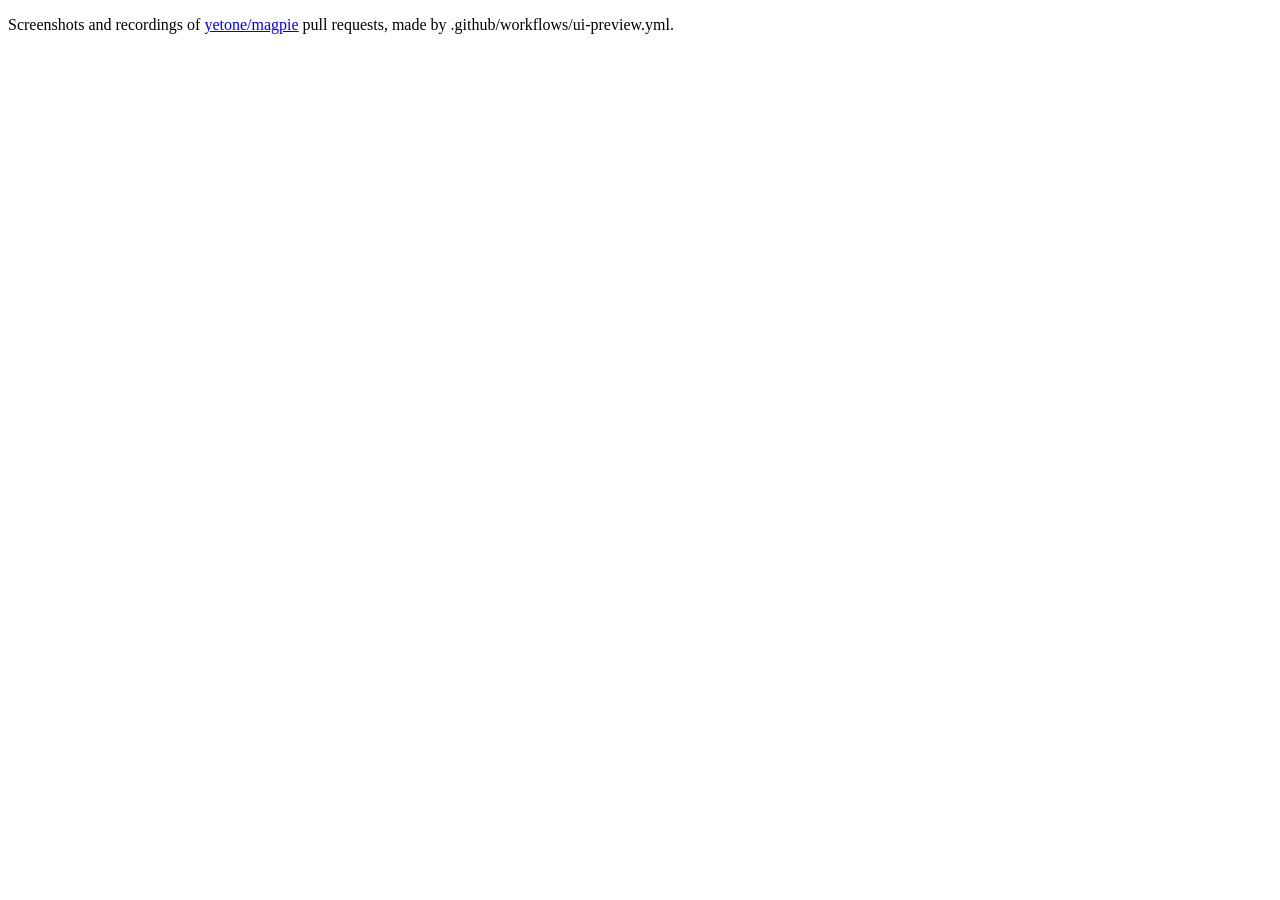
<file: index.html>
<!doctype html><meta charset="utf-8"><title>magpie UI previews</title><p>Screenshots and recordings of <a href="https://github.com/yetone/magpie/pulls">yetone/magpie</a> pull requests, made by .github/workflows/ui-preview.yml.</p>
</file>
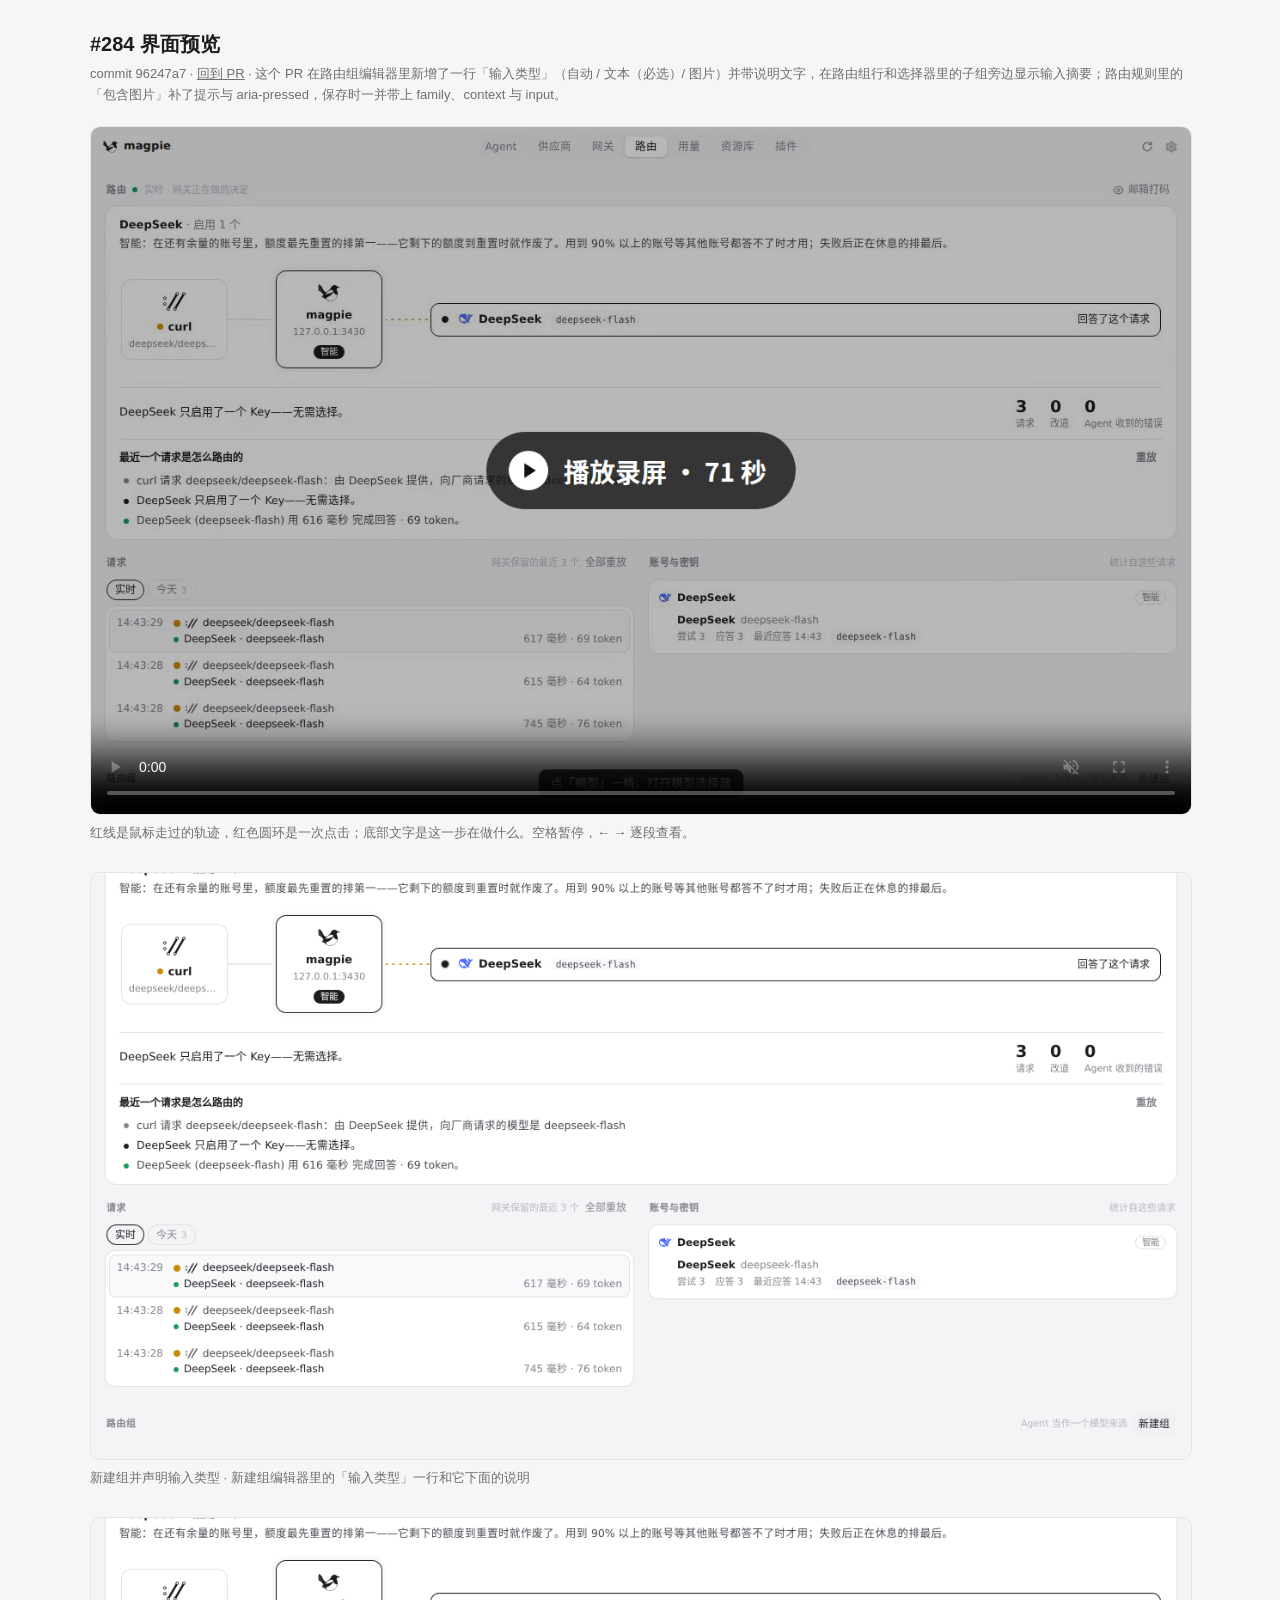
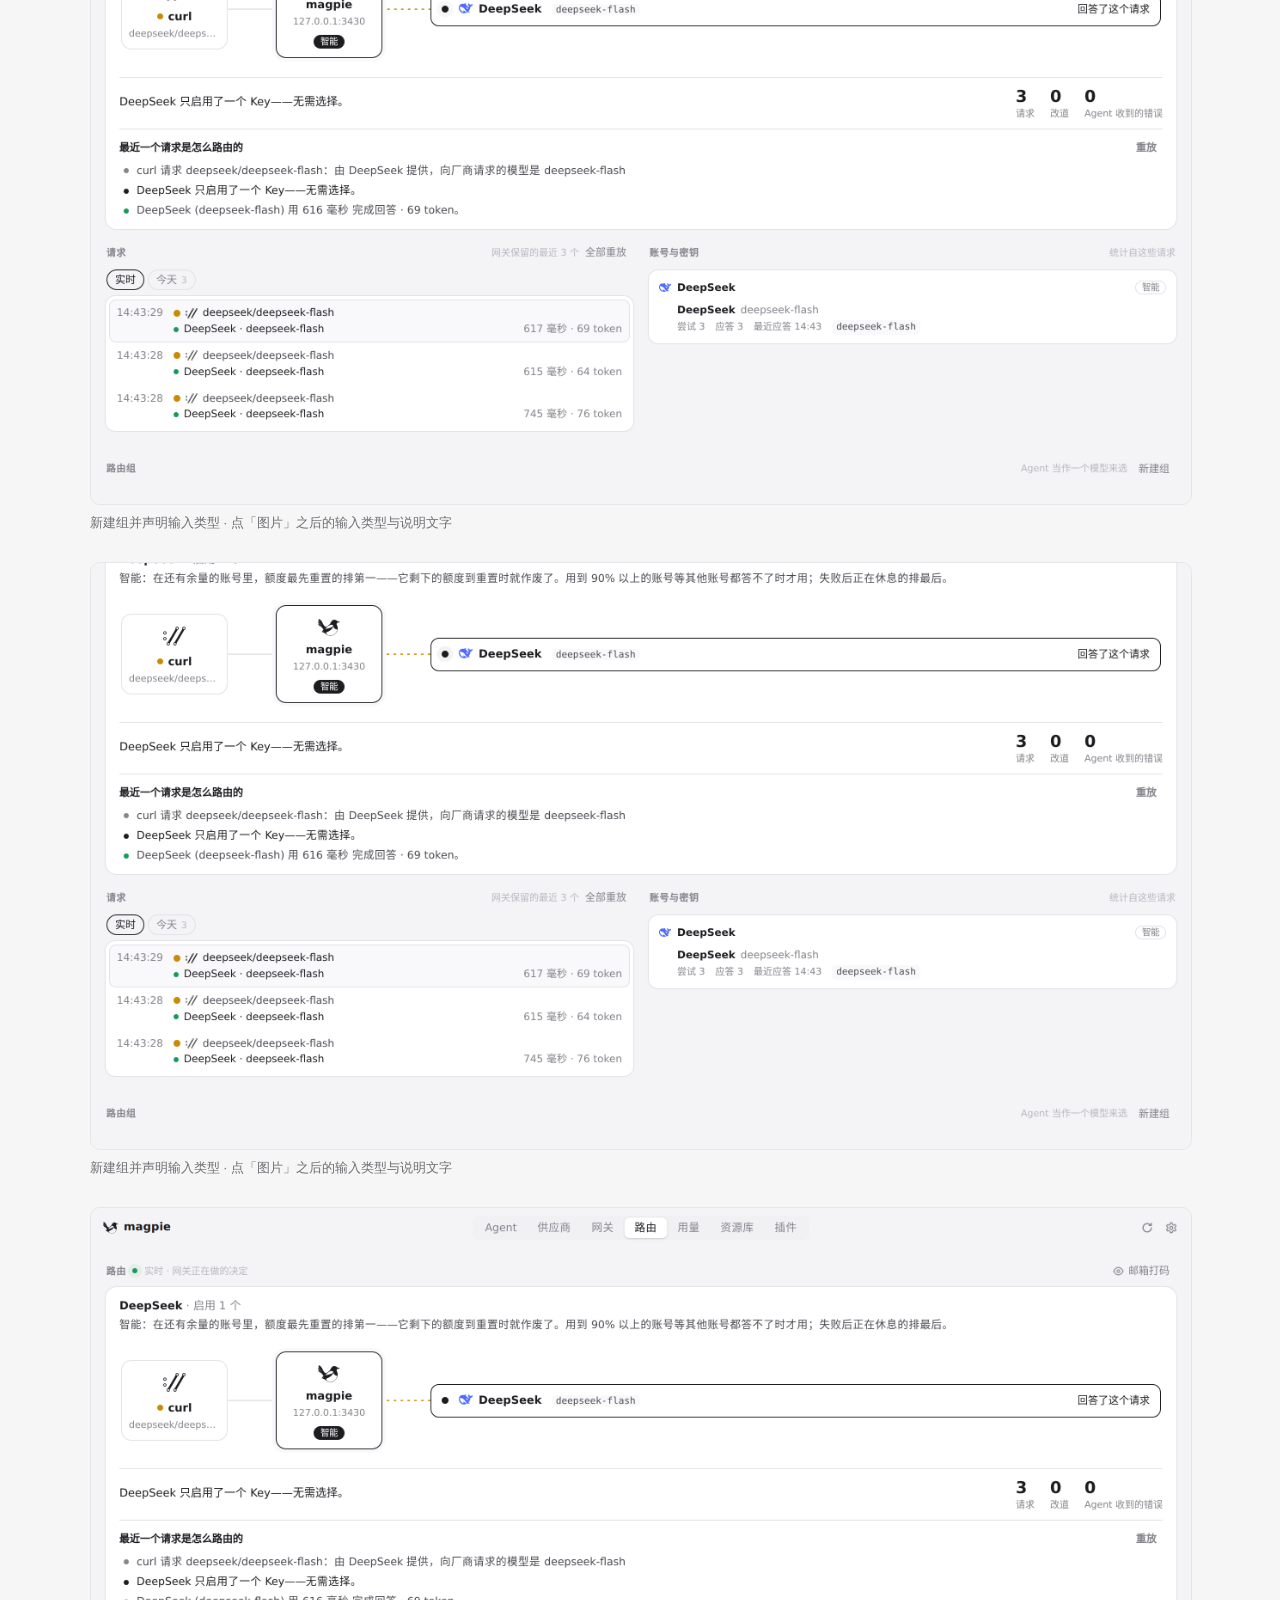
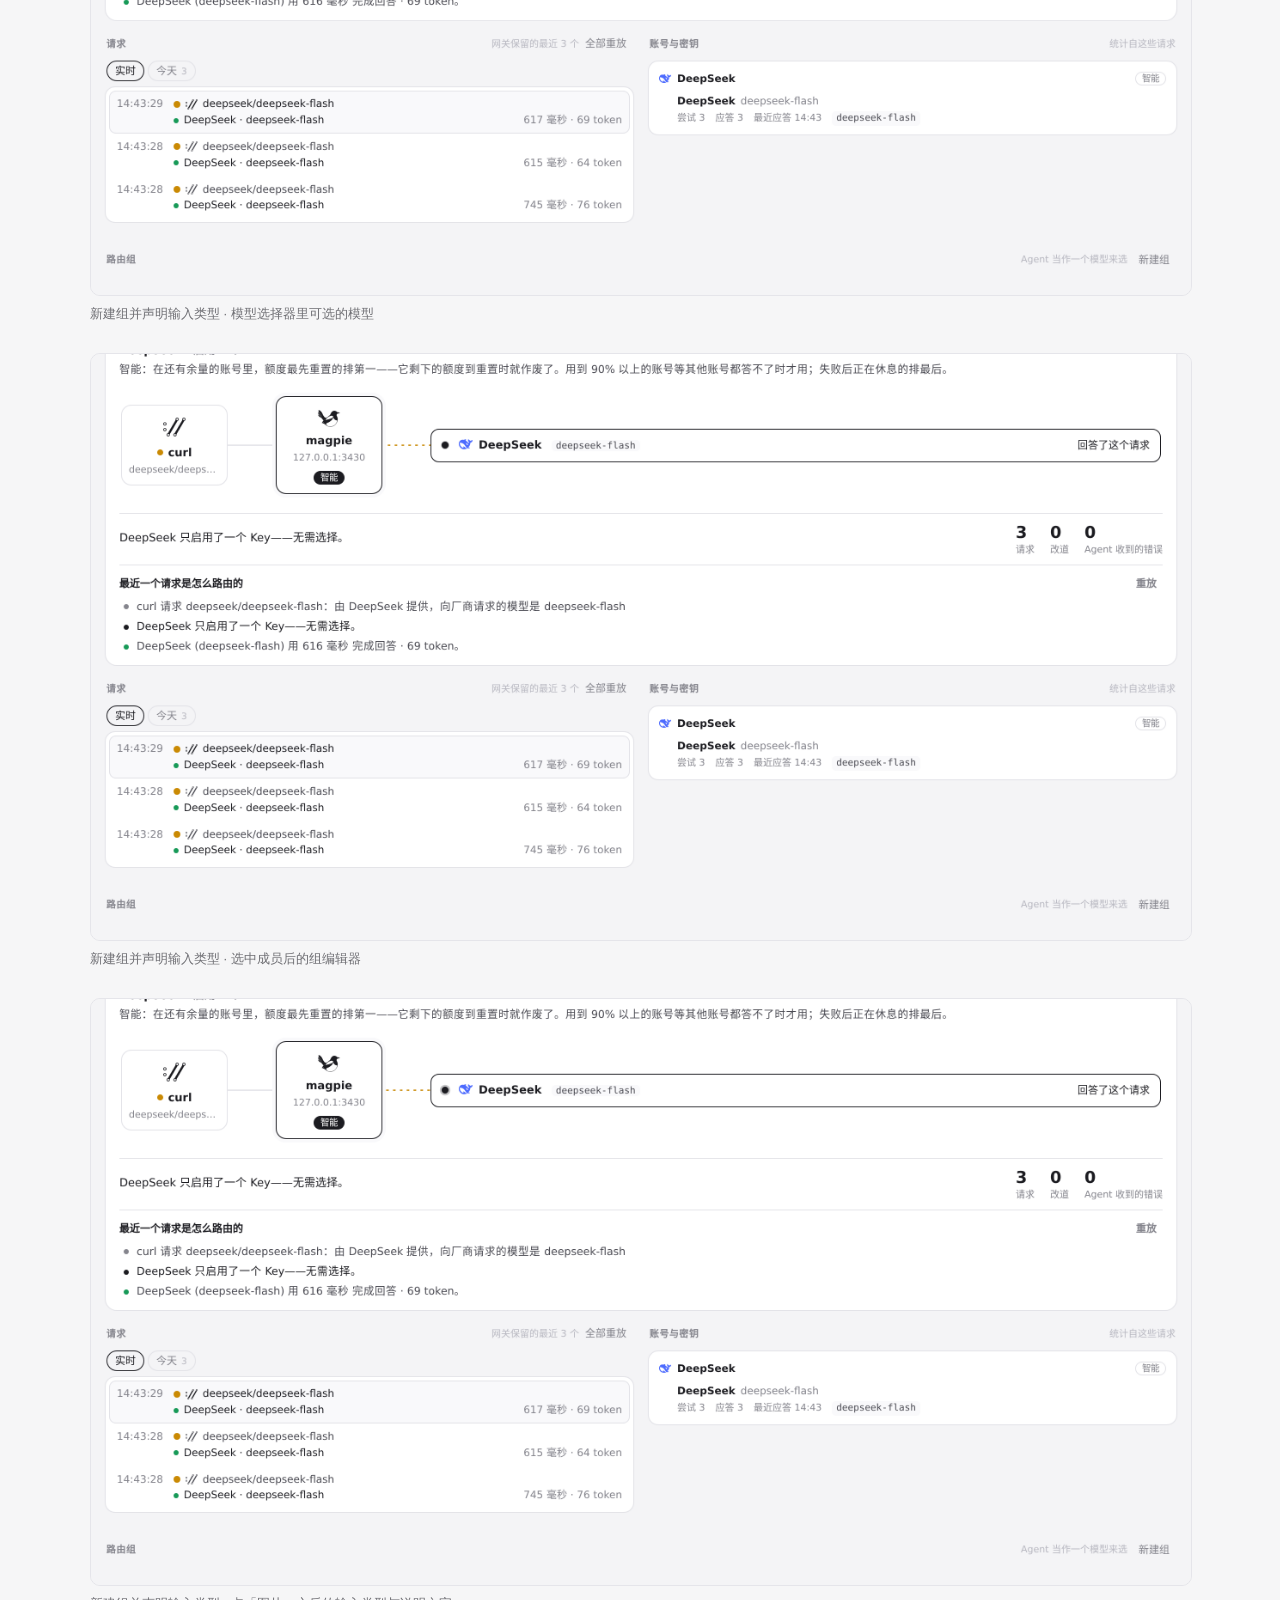
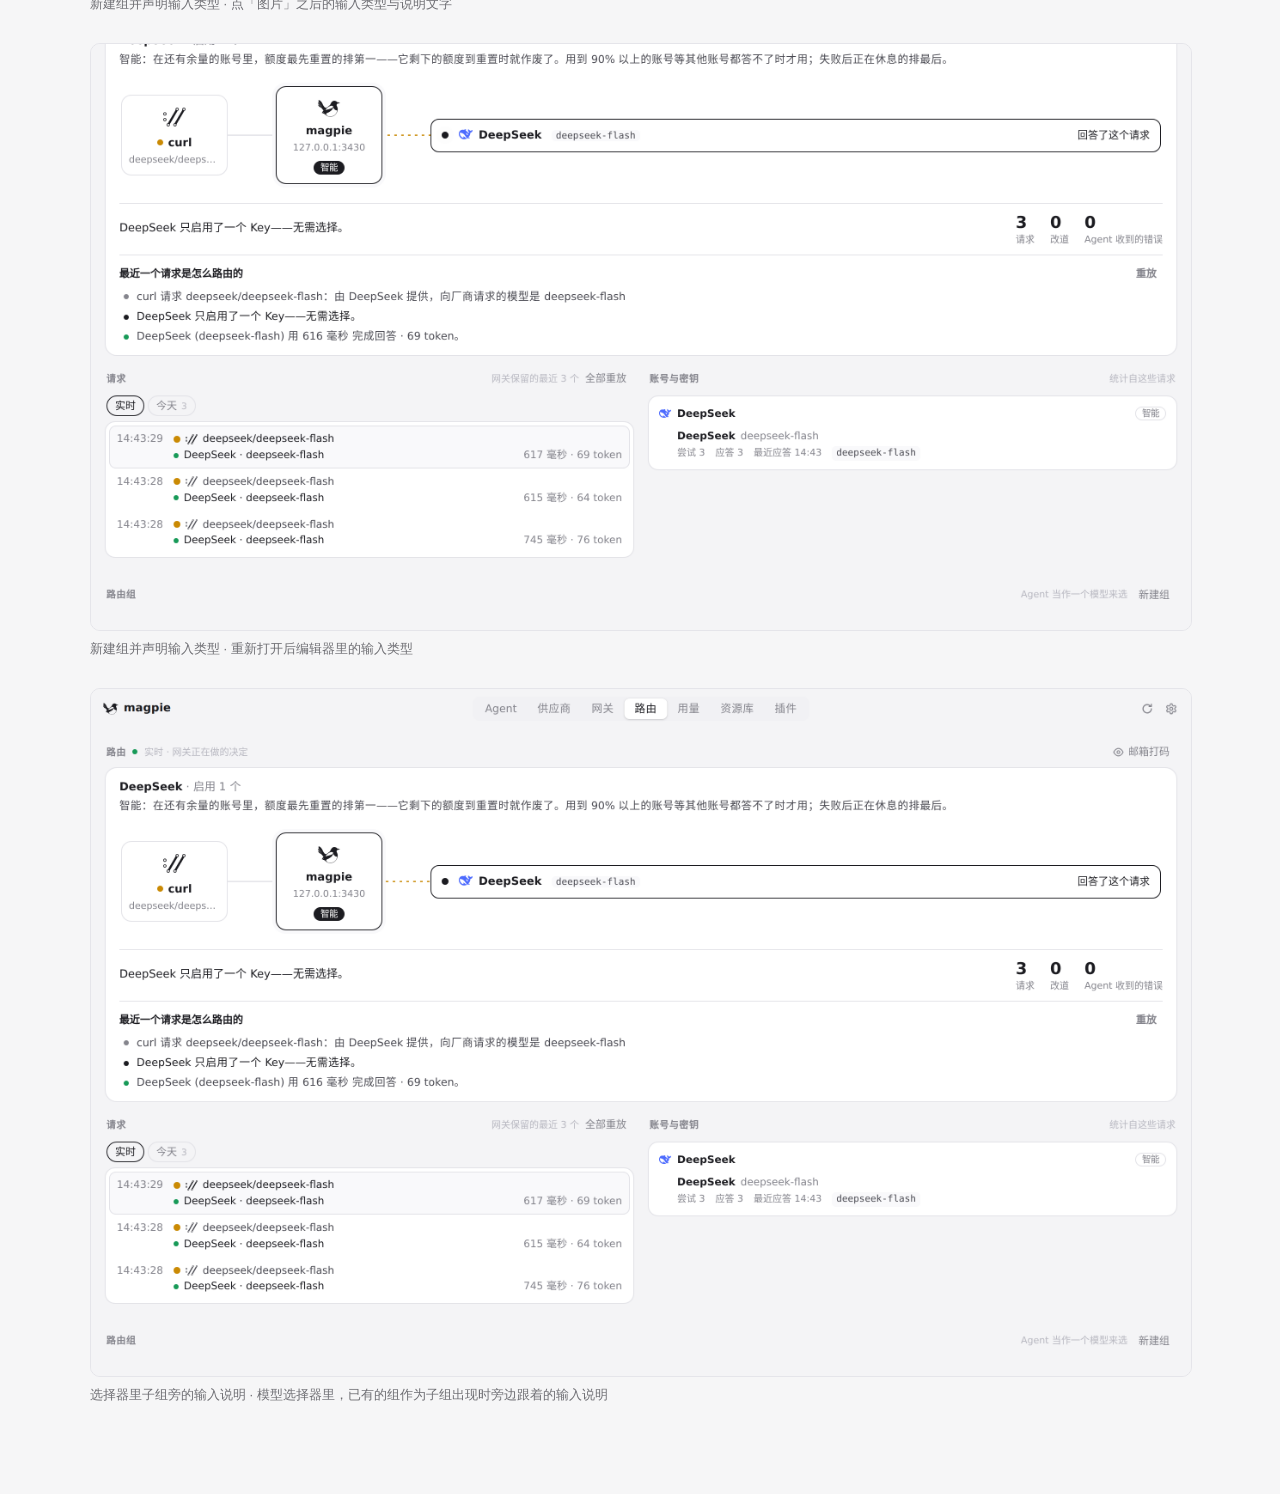
<file: pr-284/96247a7/index.html>
<!doctype html><html lang="zh"><meta charset="utf-8"><meta name="viewport" content="width=device-width,initial-scale=1">
<title>#284 界面预览 · 96247a7</title>
<style>:root{color-scheme:light dark;--bg:#f6f6f7;--fg:#1d1d1f;--muted:#6e6e73;--card:#fff;--line:#e5e5ea}
@media (prefers-color-scheme:dark){:root{--bg:#111113;--fg:#f2f2f4;--muted:#9a9aa0;--card:#1c1c1f;--line:#2c2c30}}
body{margin:0;background:var(--bg);color:var(--fg);font:15px/1.6 -apple-system,"Segoe UI","PingFang SC","Noto Sans CJK SC",sans-serif}
main{max-width:1100px;margin:0 auto;padding:28px 16px 60px}h1{font-size:20px;margin:0 0 4px}.m{color:var(--muted);font-size:13px;margin:0 0 20px}
video,img{display:block;width:100%;border-radius:10px;border:1px solid var(--line);background:var(--card)}figure{margin:0 0 28px}figcaption{color:var(--muted);font-size:13px;margin-top:8px}
a{color:inherit}</style>
<main><h1>#284 界面预览</h1><p class="m">commit 96247a7 · <a href="https://github.com/yetone/magpie/pull/284">回到 PR</a> · 这个 PR 在路由组编辑器里新增了一行「输入类型」（自动 / 文本（必选）/ 图片）并带说明文字，在路由组行和选择器里的子组旁边显示输入摘要；路由规则里的「包含图片」补了提示与 aria-pressed，保存时一并带上 family、context 与 input。</p>
<figure><video src="preview.mp4" controls autoplay muted playsinline poster="poster.png"></video><figcaption>红线是鼠标走过的轨迹，红色圆环是一次点击；底部文字是这一步在做什么。空格暂停，← → 逐段查看。</figcaption></figure>
<figure><img src="01-group-editor-input-auto.png" alt="新建组编辑器里的「输入类型」一行和它下面的说明"><figcaption>新建组并声明输入类型 · 新建组编辑器里的「输入类型」一行和它下面的说明</figcaption></figure>
<figure><img src="02-group-editor-input-image.png" alt="点「图片」之后的输入类型与说明文字"><figcaption>新建组并声明输入类型 · 点「图片」之后的输入类型与说明文字</figcaption></figure>
<figure><img src="04-group-editor-input-image.png" alt="点「图片」之后的输入类型与说明文字"><figcaption>新建组并声明输入类型 · 点「图片」之后的输入类型与说明文字</figcaption></figure>
<figure><img src="06-group-member-picker.png" alt="模型选择器里可选的模型"><figcaption>新建组并声明输入类型 · 模型选择器里可选的模型</figcaption></figure>
<figure><img src="07-group-editor-after-member.png" alt="选中成员后的组编辑器"><figcaption>新建组并声明输入类型 · 选中成员后的组编辑器</figcaption></figure>
<figure><img src="08-group-editor-input-image.png" alt="点「图片」之后的输入类型与说明文字"><figcaption>新建组并声明输入类型 · 点「图片」之后的输入类型与说明文字</figcaption></figure>
<figure><img src="10-group-editor-reopened.png" alt="重新打开后编辑器里的输入类型"><figcaption>新建组并声明输入类型 · 重新打开后编辑器里的输入类型</figcaption></figure>
<figure><img src="11-picker-subgroup-input-note.png" alt="模型选择器里，已有的组作为子组出现时旁边跟着的输入说明"><figcaption>选择器里子组旁的输入说明 · 模型选择器里，已有的组作为子组出现时旁边跟着的输入说明</figcaption></figure>
</main></html>
</file>
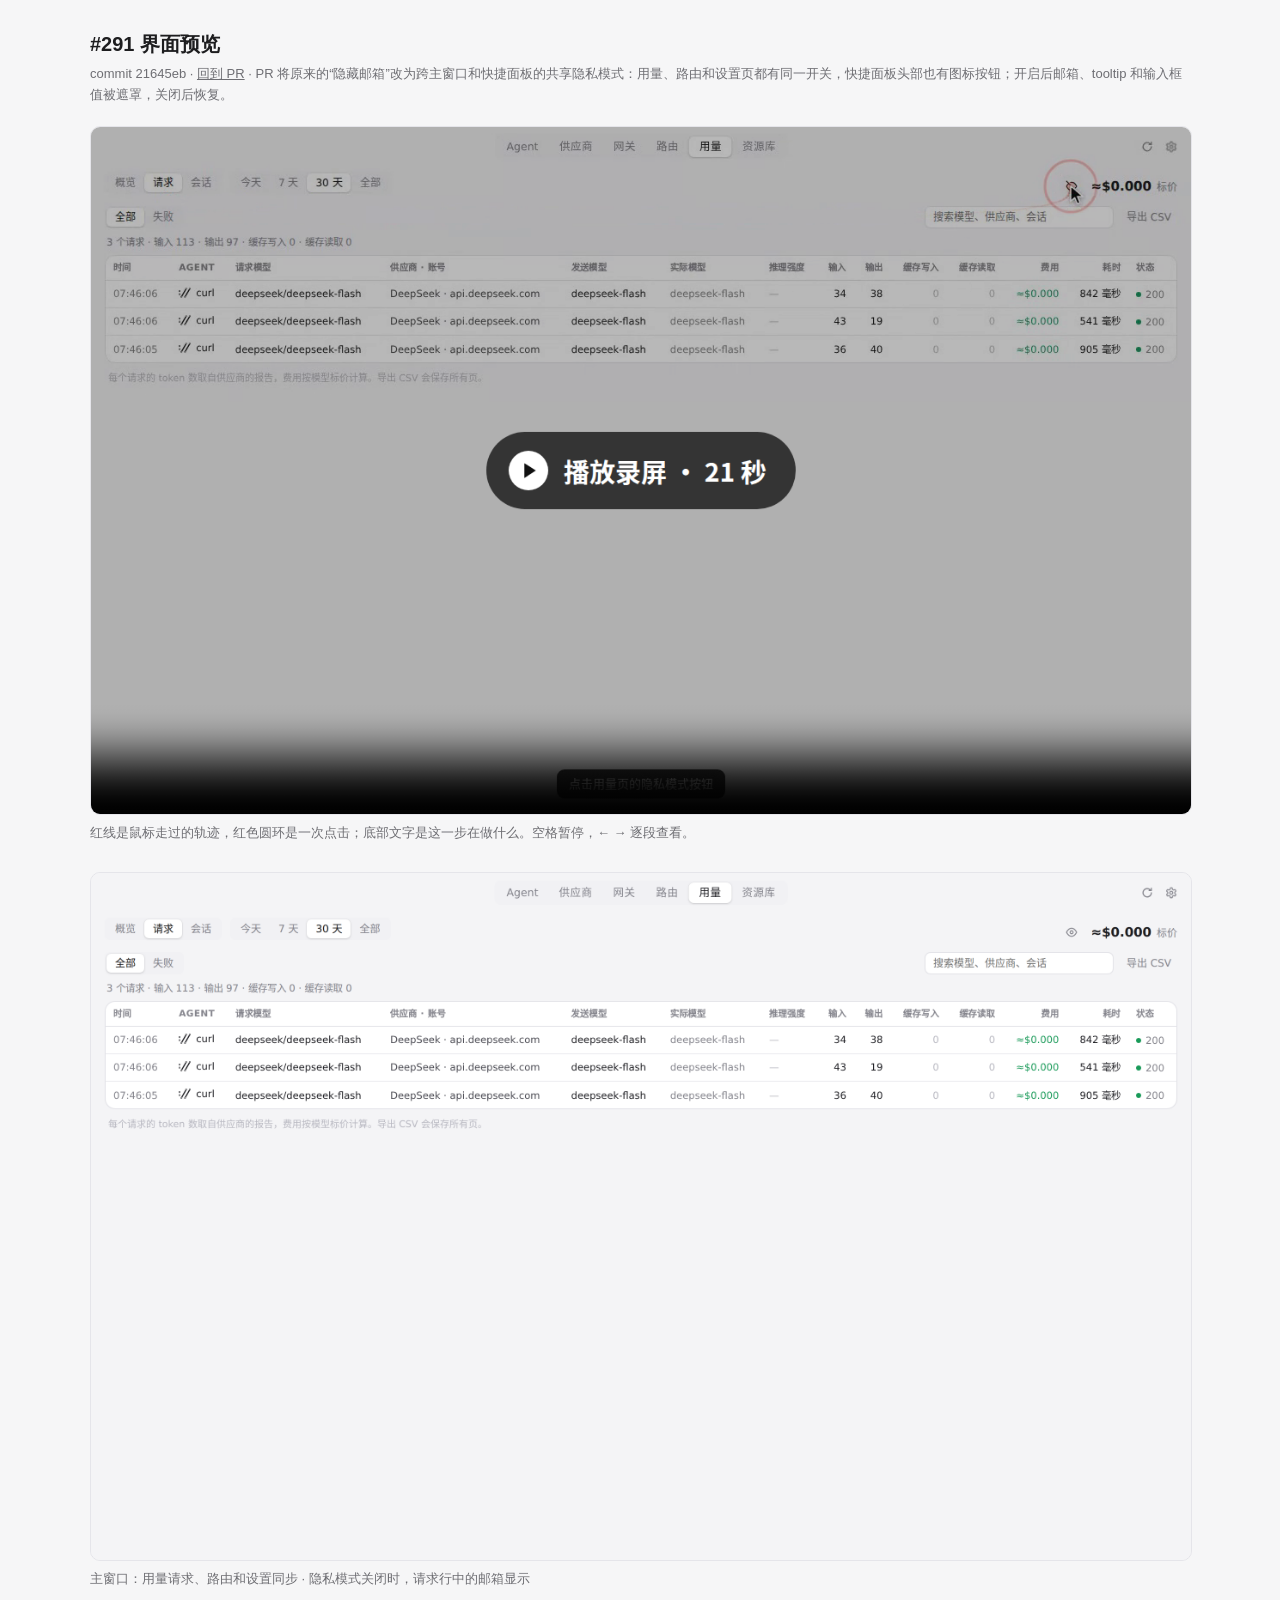
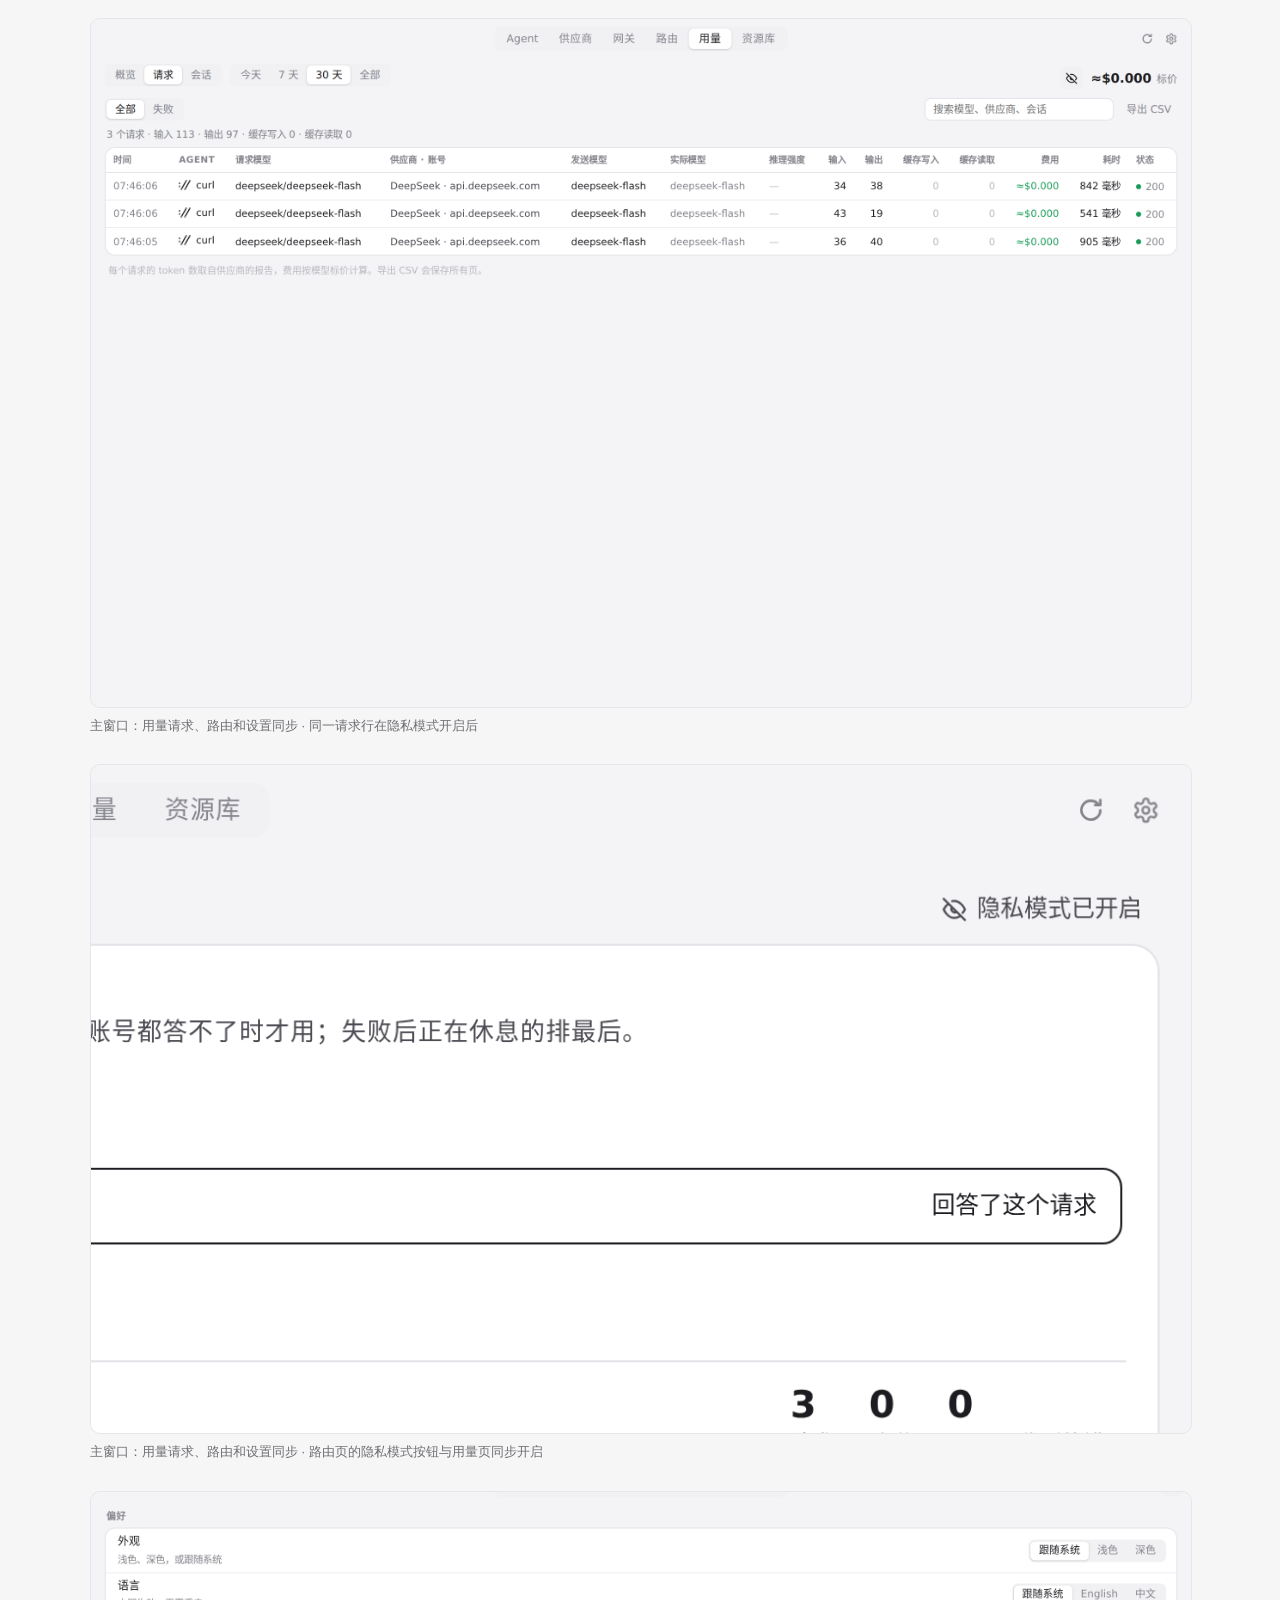
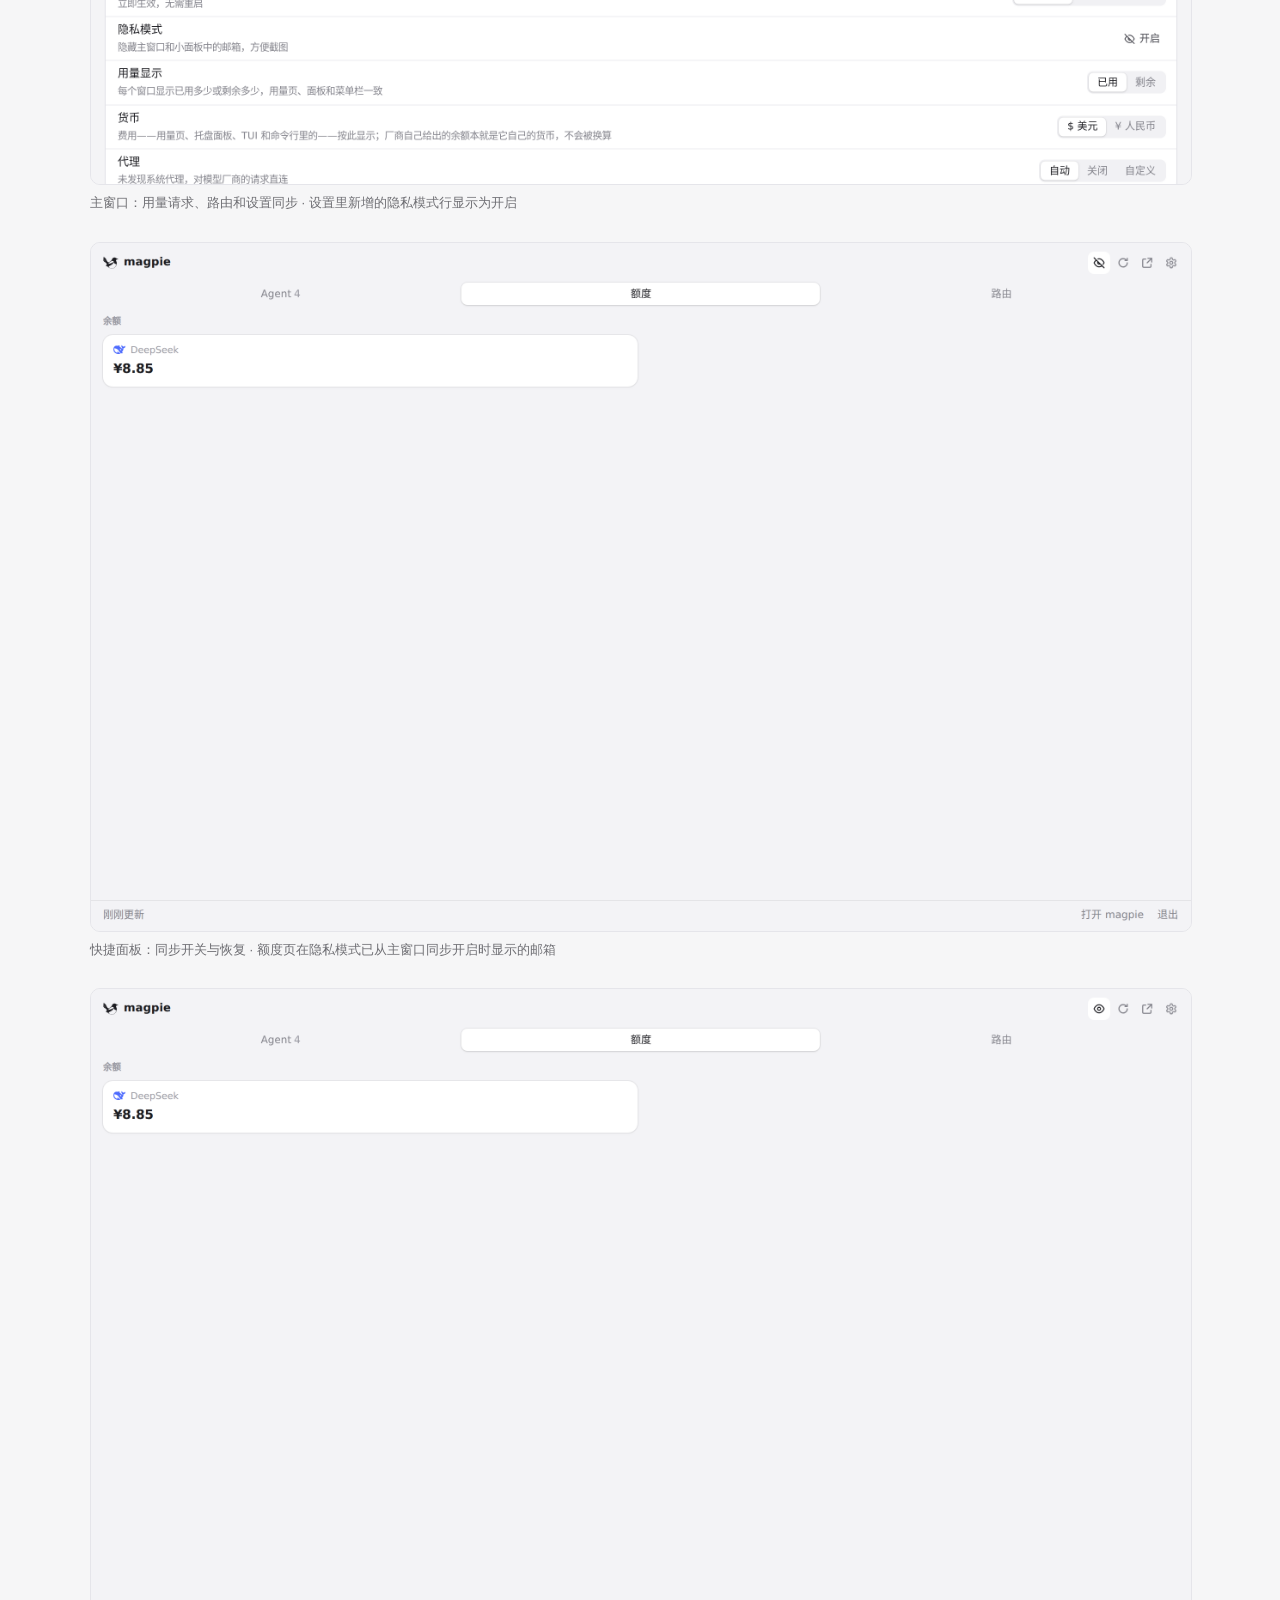
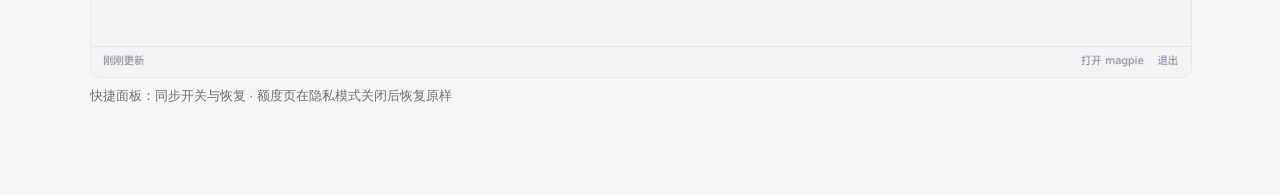
<file: pr-291/21645eb/index.html>
<!doctype html><html lang="zh"><meta charset="utf-8"><meta name="viewport" content="width=device-width,initial-scale=1">
<title>#291 界面预览 · 21645eb</title>
<style>:root{color-scheme:light dark;--bg:#f6f6f7;--fg:#1d1d1f;--muted:#6e6e73;--card:#fff;--line:#e5e5ea}
@media (prefers-color-scheme:dark){:root{--bg:#111113;--fg:#f2f2f4;--muted:#9a9aa0;--card:#1c1c1f;--line:#2c2c30}}
body{margin:0;background:var(--bg);color:var(--fg);font:15px/1.6 -apple-system,"Segoe UI","PingFang SC","Noto Sans CJK SC",sans-serif}
main{max-width:1100px;margin:0 auto;padding:28px 16px 60px}h1{font-size:20px;margin:0 0 4px}.m{color:var(--muted);font-size:13px;margin:0 0 20px}
video,img{display:block;width:100%;border-radius:10px;border:1px solid var(--line);background:var(--card)}figure{margin:0 0 28px}figcaption{color:var(--muted);font-size:13px;margin-top:8px}
a{color:inherit}</style>
<main><h1>#291 界面预览</h1><p class="m">commit 21645eb · <a href="https://github.com/yetone/magpie/pull/291">回到 PR</a> · PR 将原来的“隐藏邮箱”改为跨主窗口和快捷面板的共享隐私模式：用量、路由和设置页都有同一开关，快捷面板头部也有图标按钮；开启后邮箱、tooltip 和输入框值被遮罩，关闭后恢复。</p>
<figure><video src="preview.mp4" controls autoplay muted playsinline poster="poster.png"></video><figcaption>红线是鼠标走过的轨迹，红色圆环是一次点击；底部文字是这一步在做什么。空格暂停，← → 逐段查看。</figcaption></figure>
<figure><img src="01-usage-requests-privacy-off.png" alt="隐私模式关闭时，请求行中的邮箱显示"><figcaption>主窗口：用量请求、路由和设置同步 · 隐私模式关闭时，请求行中的邮箱显示</figcaption></figure>
<figure><img src="02-usage-requests-privacy-on.png" alt="同一请求行在隐私模式开启后"><figcaption>主窗口：用量请求、路由和设置同步 · 同一请求行在隐私模式开启后</figcaption></figure>
<figure><img src="03-routing-privacy-on.png" alt="路由页的隐私模式按钮与用量页同步开启"><figcaption>主窗口：用量请求、路由和设置同步 · 路由页的隐私模式按钮与用量页同步开启</figcaption></figure>
<figure><img src="04-settings-privacy-on.png" alt="设置里新增的隐私模式行显示为开启"><figcaption>主窗口：用量请求、路由和设置同步 · 设置里新增的隐私模式行显示为开启</figcaption></figure>
<figure><img src="05-panel-usage-privacy-on.png" alt="额度页在隐私模式已从主窗口同步开启时显示的邮箱"><figcaption>快捷面板：同步开关与恢复 · 额度页在隐私模式已从主窗口同步开启时显示的邮箱</figcaption></figure>
<figure><img src="06-panel-usage-privacy-off.png" alt="额度页在隐私模式关闭后恢复原样"><figcaption>快捷面板：同步开关与恢复 · 额度页在隐私模式关闭后恢复原样</figcaption></figure>
</main></html>
</file>
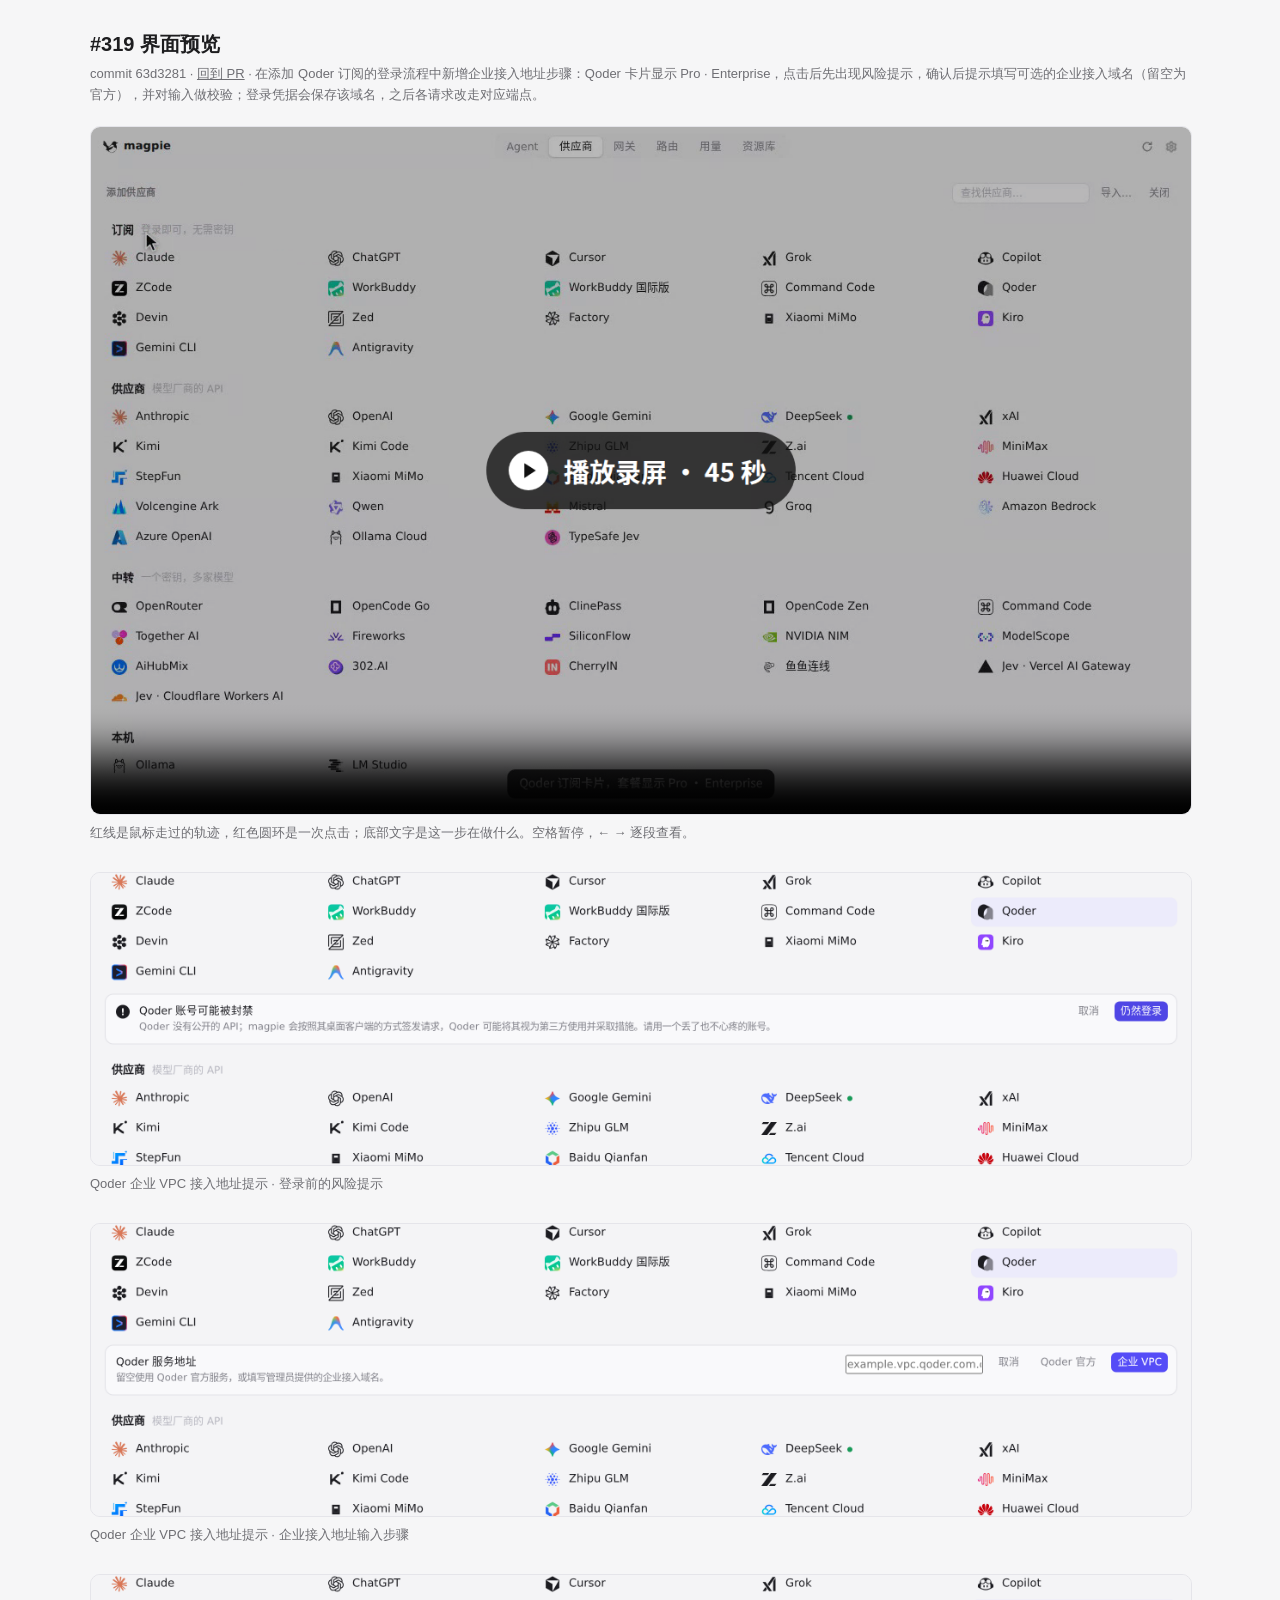
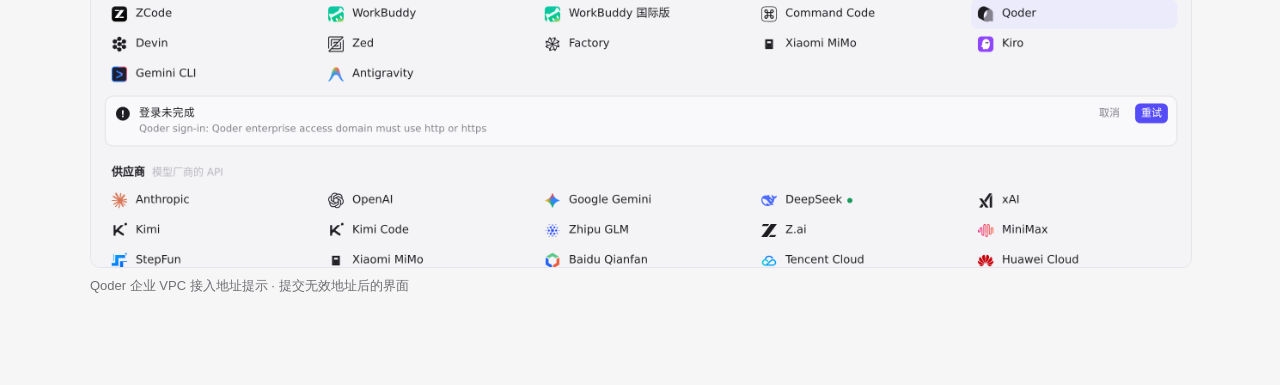
<file: pr-319/63d3281/index.html>
<!doctype html><html lang="zh"><meta charset="utf-8"><meta name="viewport" content="width=device-width,initial-scale=1">
<title>#319 界面预览 · 63d3281</title>
<style>:root{color-scheme:light dark;--bg:#f6f6f7;--fg:#1d1d1f;--muted:#6e6e73;--card:#fff;--line:#e5e5ea}
@media (prefers-color-scheme:dark){:root{--bg:#111113;--fg:#f2f2f4;--muted:#9a9aa0;--card:#1c1c1f;--line:#2c2c30}}
body{margin:0;background:var(--bg);color:var(--fg);font:15px/1.6 -apple-system,"Segoe UI","PingFang SC","Noto Sans CJK SC",sans-serif}
main{max-width:1100px;margin:0 auto;padding:28px 16px 60px}h1{font-size:20px;margin:0 0 4px}.m{color:var(--muted);font-size:13px;margin:0 0 20px}
video,img{display:block;width:100%;border-radius:10px;border:1px solid var(--line);background:var(--card)}figure{margin:0 0 28px}figcaption{color:var(--muted);font-size:13px;margin-top:8px}
a{color:inherit}</style>
<main><h1>#319 界面预览</h1><p class="m">commit 63d3281 · <a href="https://github.com/yetone/magpie/pull/319">回到 PR</a> · 在添加 Qoder 订阅的登录流程中新增企业接入地址步骤：Qoder 卡片显示 Pro · Enterprise，点击后先出现风险提示，确认后提示填写可选的企业接入域名（留空为官方），并对输入做校验；登录凭据会保存该域名，之后各请求改走对应端点。</p>
<figure><video src="preview.mp4" controls autoplay muted playsinline poster="poster.png"></video><figcaption>红线是鼠标走过的轨迹，红色圆环是一次点击；底部文字是这一步在做什么。空格暂停，← → 逐段查看。</figcaption></figure>
<figure><img src="02-qoder-risk-prompt.png" alt="登录前的风险提示"><figcaption>Qoder 企业 VPC 接入地址提示 · 登录前的风险提示</figcaption></figure>
<figure><img src="03-qoder-endpoint-prompt.png" alt="企业接入地址输入步骤"><figcaption>Qoder 企业 VPC 接入地址提示 · 企业接入地址输入步骤</figcaption></figure>
<figure><img src="04-qoder-endpoint-invalid.png" alt="提交无效地址后的界面"><figcaption>Qoder 企业 VPC 接入地址提示 · 提交无效地址后的界面</figcaption></figure>
</main></html>
</file>
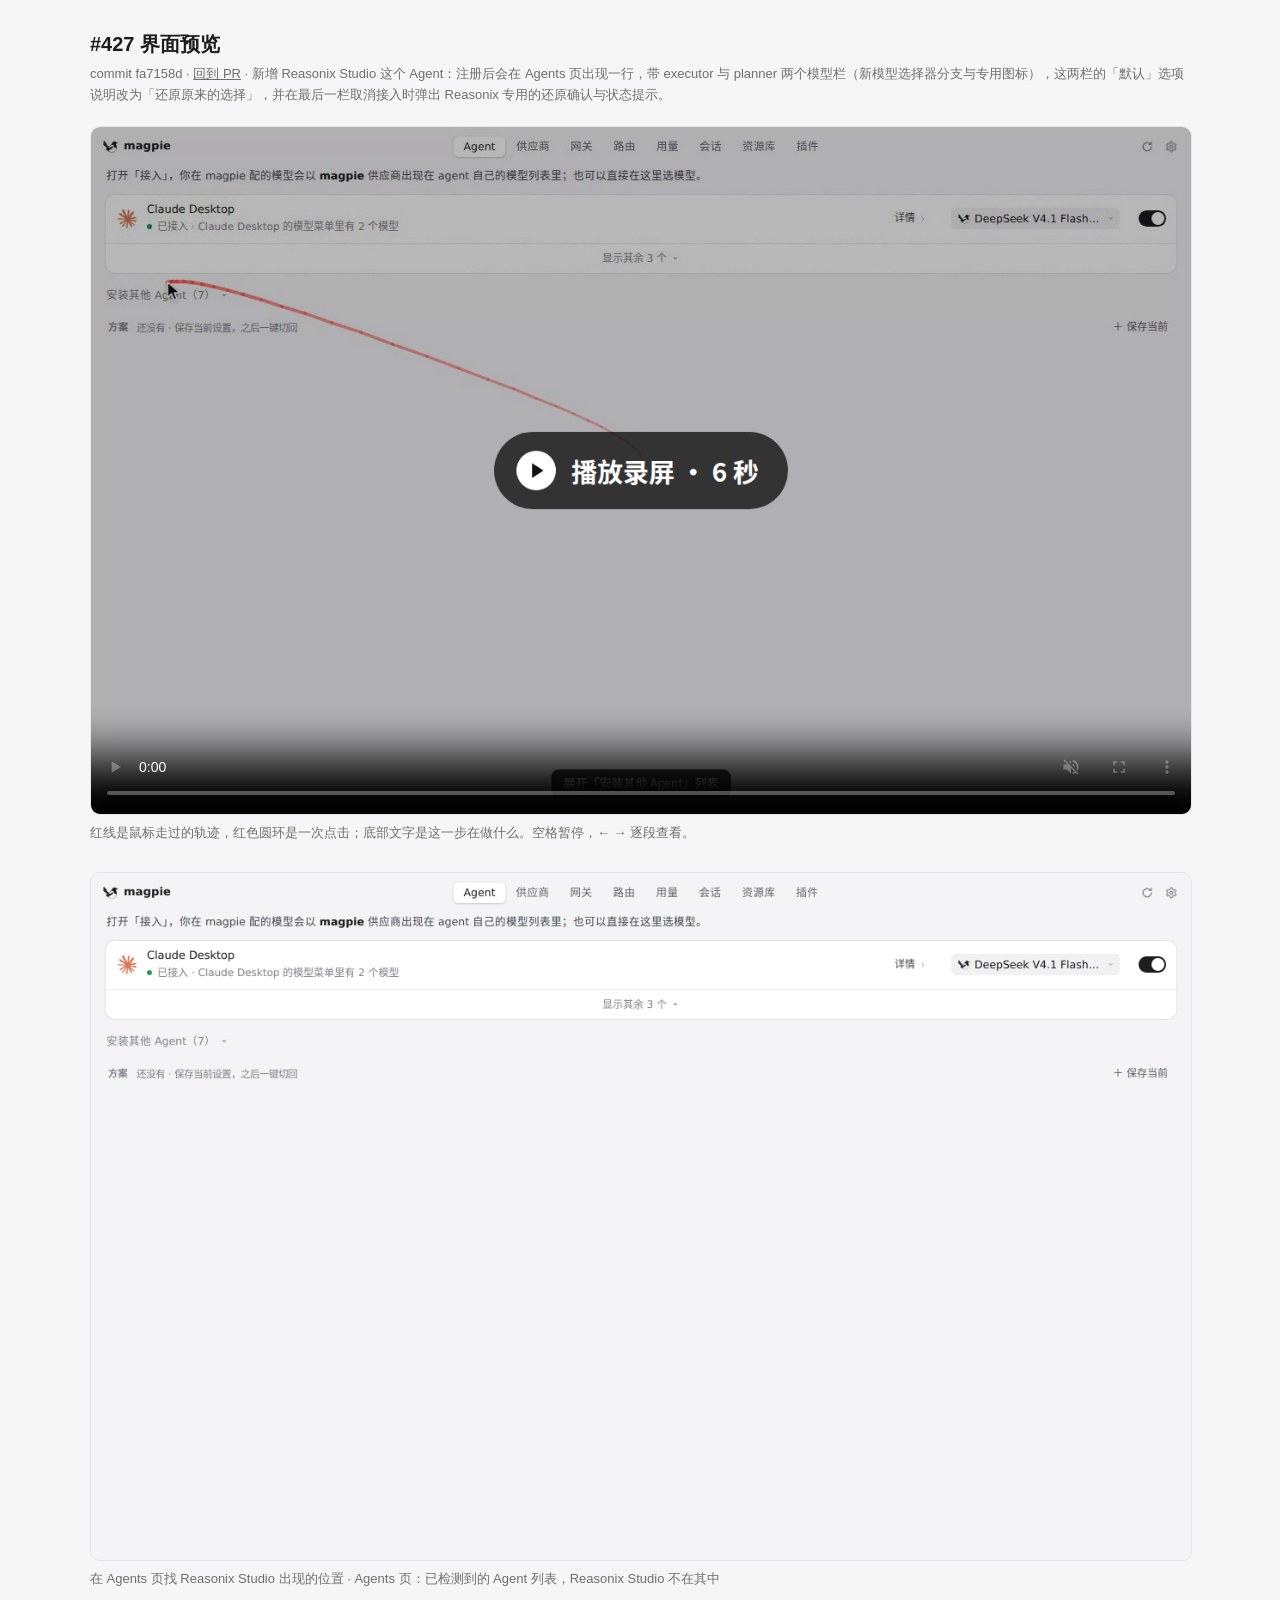
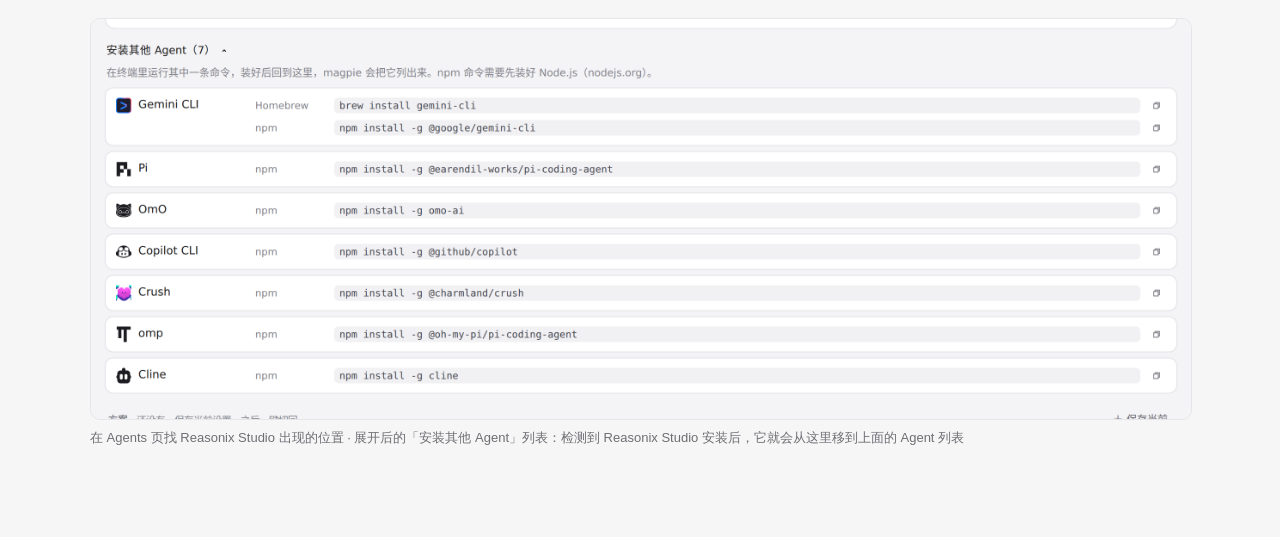
<file: pr-427/fa7158d/index.html>
<!doctype html><html lang="zh"><meta charset="utf-8"><meta name="viewport" content="width=device-width,initial-scale=1">
<title>#427 界面预览 · fa7158d</title>
<style>:root{color-scheme:light dark;--bg:#f6f6f7;--fg:#1d1d1f;--muted:#6e6e73;--card:#fff;--line:#e5e5ea}
@media (prefers-color-scheme:dark){:root{--bg:#111113;--fg:#f2f2f4;--muted:#9a9aa0;--card:#1c1c1f;--line:#2c2c30}}
body{margin:0;background:var(--bg);color:var(--fg);font:15px/1.6 -apple-system,"Segoe UI","PingFang SC","Noto Sans CJK SC",sans-serif}
main{max-width:1100px;margin:0 auto;padding:28px 16px 60px}h1{font-size:20px;margin:0 0 4px}.m{color:var(--muted);font-size:13px;margin:0 0 20px}
video,img{display:block;width:100%;border-radius:10px;border:1px solid var(--line);background:var(--card)}figure{margin:0 0 28px}figcaption{color:var(--muted);font-size:13px;margin-top:8px}
a{color:inherit}</style>
<main><h1>#427 界面预览</h1><p class="m">commit fa7158d · <a href="https://github.com/yetone/magpie/pull/427">回到 PR</a> · 新增 Reasonix Studio 这个 Agent：注册后会在 Agents 页出现一行，带 executor 与 planner 两个模型栏（新模型选择器分支与专用图标），这两栏的「默认」选项说明改为「还原原来的选择」，并在最后一栏取消接入时弹出 Reasonix 专用的还原确认与状态提示。</p>
<figure><video src="preview.mp4" controls autoplay muted playsinline poster="poster.png"></video><figcaption>红线是鼠标走过的轨迹，红色圆环是一次点击；底部文字是这一步在做什么。空格暂停，← → 逐段查看。</figcaption></figure>
<figure><img src="01-agents-installed-list.png" alt="Agents 页：已检测到的 Agent 列表，Reasonix Studio 不在其中"><figcaption>在 Agents 页找 Reasonix Studio 出现的位置 · Agents 页：已检测到的 Agent 列表，Reasonix Studio 不在其中</figcaption></figure>
<figure><img src="02-agents-install-expanded.png" alt="展开后的「安装其他 Agent」列表：检测到 Reasonix Studio 安装后，它就会从这里移到上面的 Agent 列表"><figcaption>在 Agents 页找 Reasonix Studio 出现的位置 · 展开后的「安装其他 Agent」列表：检测到 Reasonix Studio 安装后，它就会从这里移到上面的 Agent 列表</figcaption></figure>
</main></html>
</file>
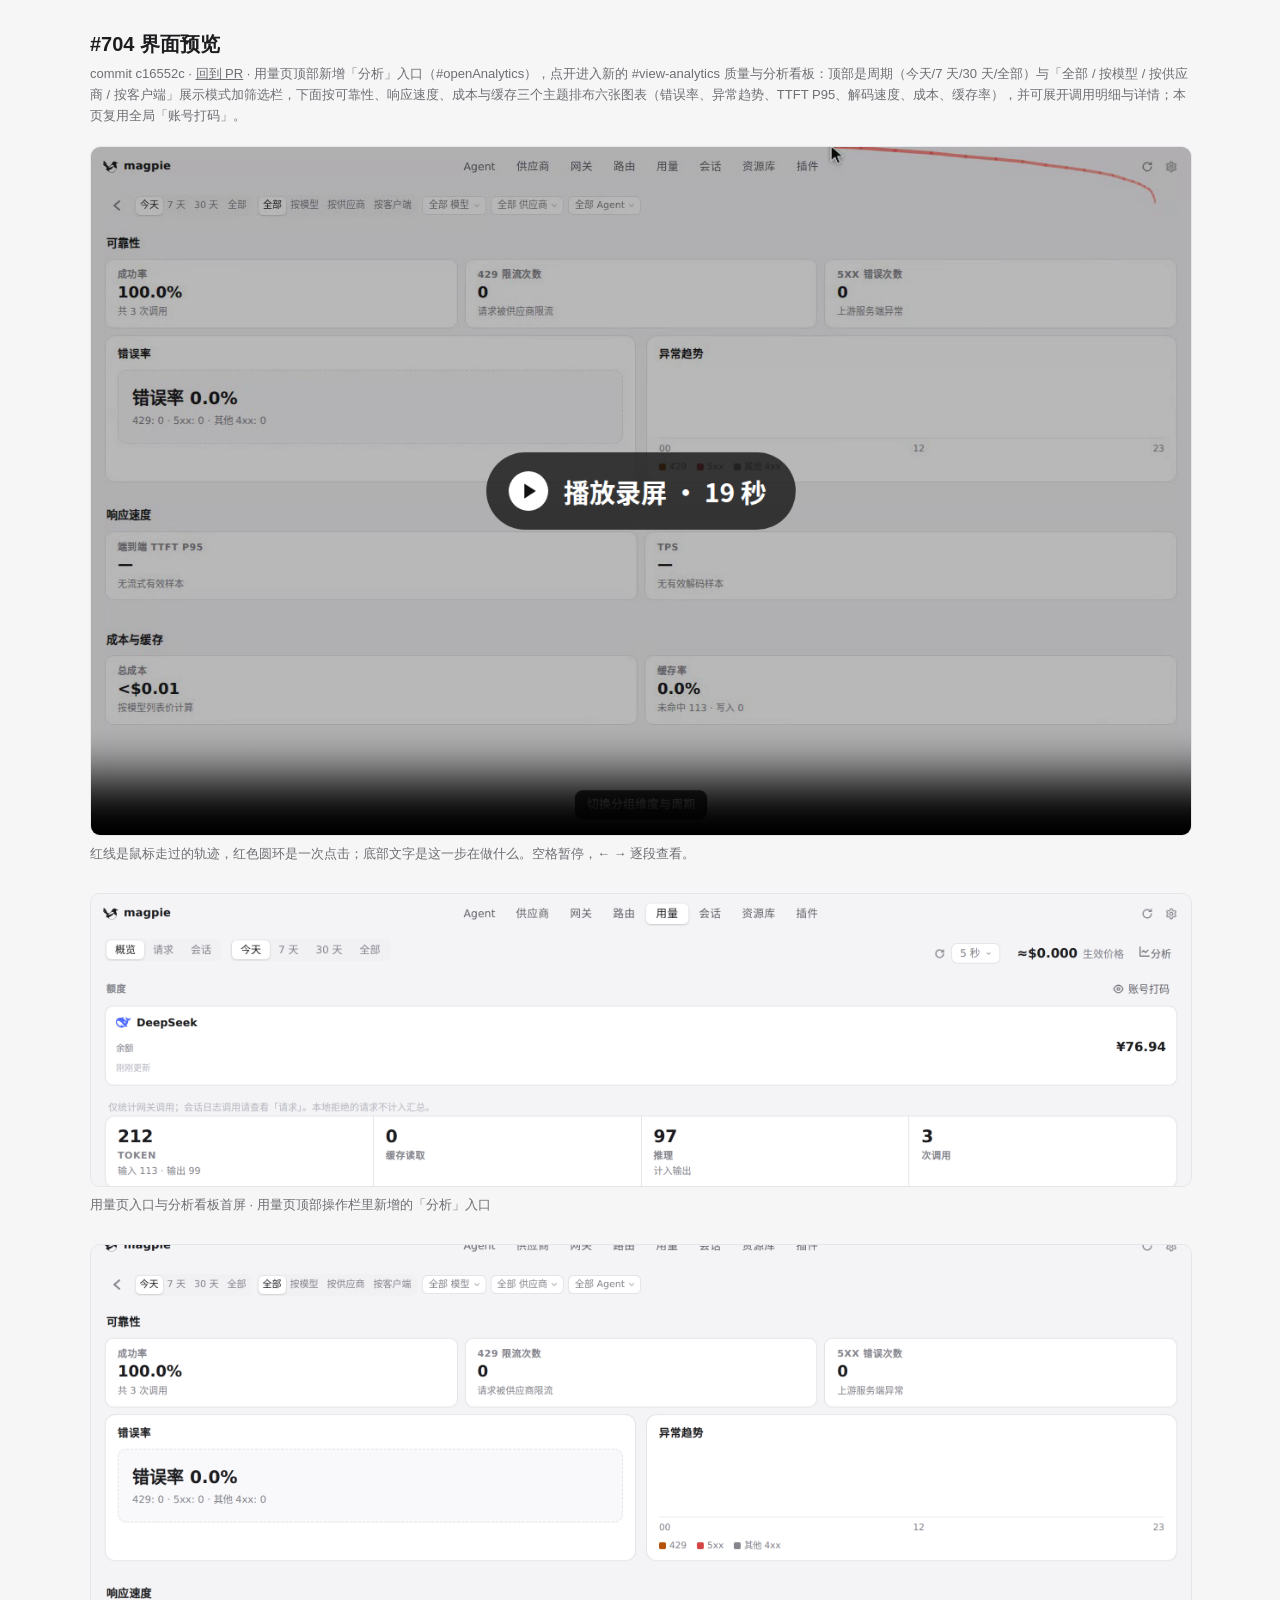
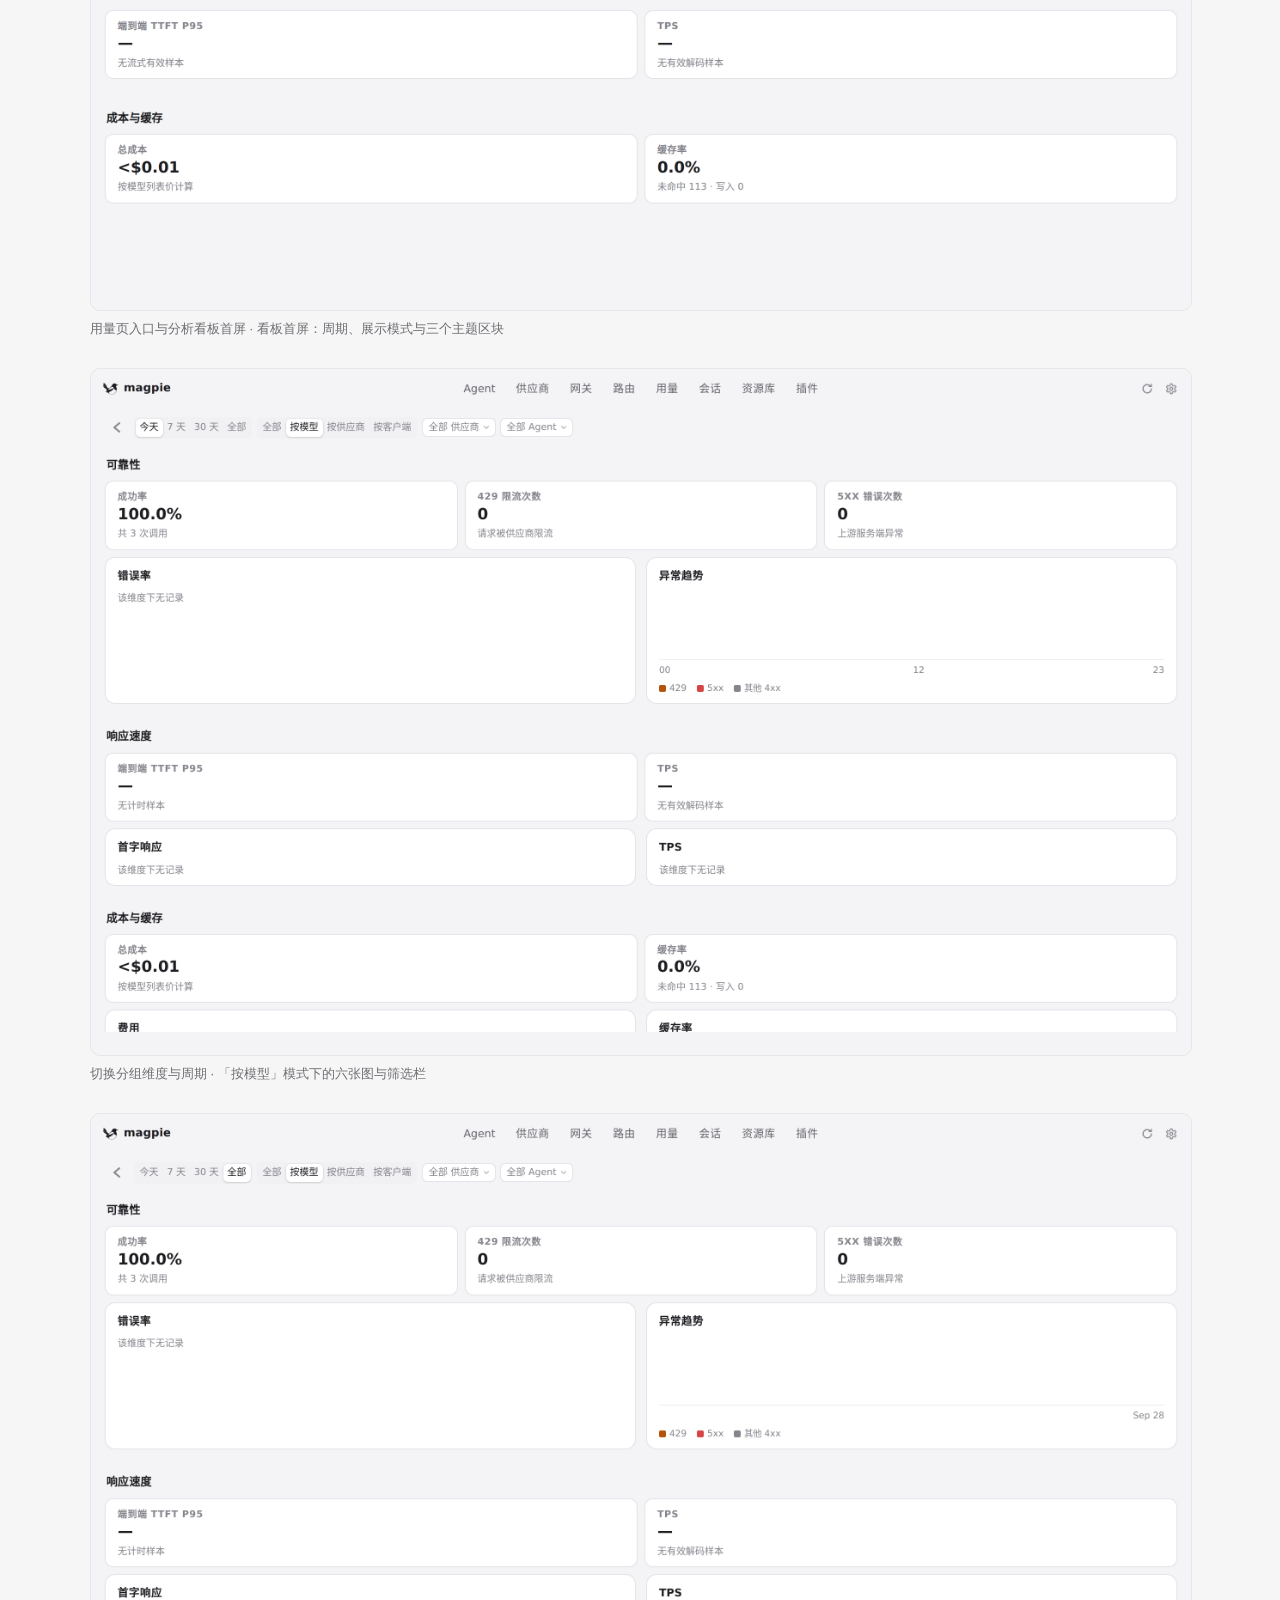
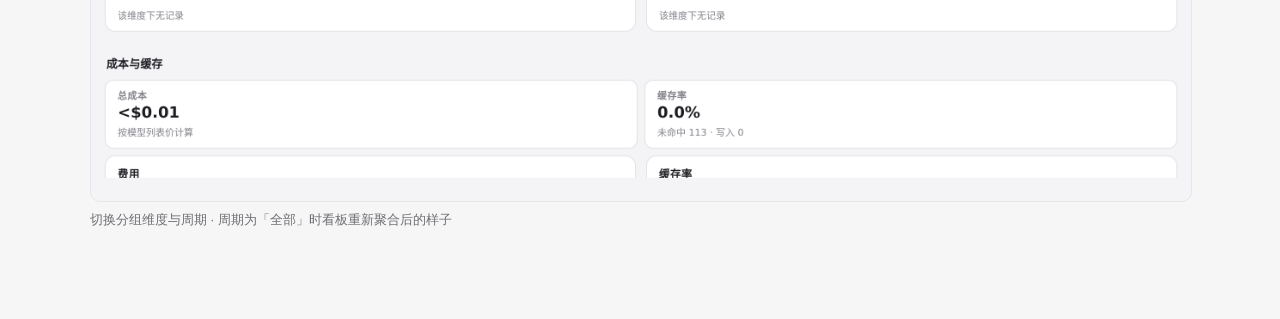
<file: pr-704/c16552c/index.html>
<!doctype html><html lang="zh"><meta charset="utf-8"><meta name="viewport" content="width=device-width,initial-scale=1">
<title>#704 界面预览 · c16552c</title>
<style>:root{color-scheme:light dark;--bg:#f6f6f7;--fg:#1d1d1f;--muted:#6e6e73;--card:#fff;--line:#e5e5ea}
@media (prefers-color-scheme:dark){:root{--bg:#111113;--fg:#f2f2f4;--muted:#9a9aa0;--card:#1c1c1f;--line:#2c2c30}}
body{margin:0;background:var(--bg);color:var(--fg);font:15px/1.6 -apple-system,"Segoe UI","PingFang SC","Noto Sans CJK SC",sans-serif}
main{max-width:1100px;margin:0 auto;padding:28px 16px 60px}h1{font-size:20px;margin:0 0 4px}.m{color:var(--muted);font-size:13px;margin:0 0 20px}
video,img{display:block;width:100%;border-radius:10px;border:1px solid var(--line);background:var(--card)}figure{margin:0 0 28px}figcaption{color:var(--muted);font-size:13px;margin-top:8px}
a{color:inherit}</style>
<main><h1>#704 界面预览</h1><p class="m">commit c16552c · <a href="https://github.com/yetone/magpie/pull/704">回到 PR</a> · 用量页顶部新增「分析」入口（#openAnalytics），点开进入新的 #view-analytics 质量与分析看板：顶部是周期（今天/7 天/30 天/全部）与「全部 / 按模型 / 按供应商 / 按客户端」展示模式加筛选栏，下面按可靠性、响应速度、成本与缓存三个主题排布六张图表（错误率、异常趋势、TTFT P95、解码速度、成本、缓存率），并可展开调用明细与详情；本页复用全局「账号打码」。</p>
<figure><video src="preview.mp4" controls autoplay muted playsinline poster="poster.png"></video><figcaption>红线是鼠标走过的轨迹，红色圆环是一次点击；底部文字是这一步在做什么。空格暂停，← → 逐段查看。</figcaption></figure>
<figure><img src="01-usage-analytics-entry.png" alt="用量页顶部操作栏里新增的「分析」入口"><figcaption>用量页入口与分析看板首屏 · 用量页顶部操作栏里新增的「分析」入口</figcaption></figure>
<figure><img src="02-analytics-dashboard.png" alt="看板首屏：周期、展示模式与三个主题区块"><figcaption>用量页入口与分析看板首屏 · 看板首屏：周期、展示模式与三个主题区块</figcaption></figure>
<figure><img src="03-analytics-by-model.png" alt="「按模型」模式下的六张图与筛选栏"><figcaption>切换分组维度与周期 · 「按模型」模式下的六张图与筛选栏</figcaption></figure>
<figure><img src="04-analytics-period-all.png" alt="周期为「全部」时看板重新聚合后的样子"><figcaption>切换分组维度与周期 · 周期为「全部」时看板重新聚合后的样子</figcaption></figure>
</main></html>
</file>
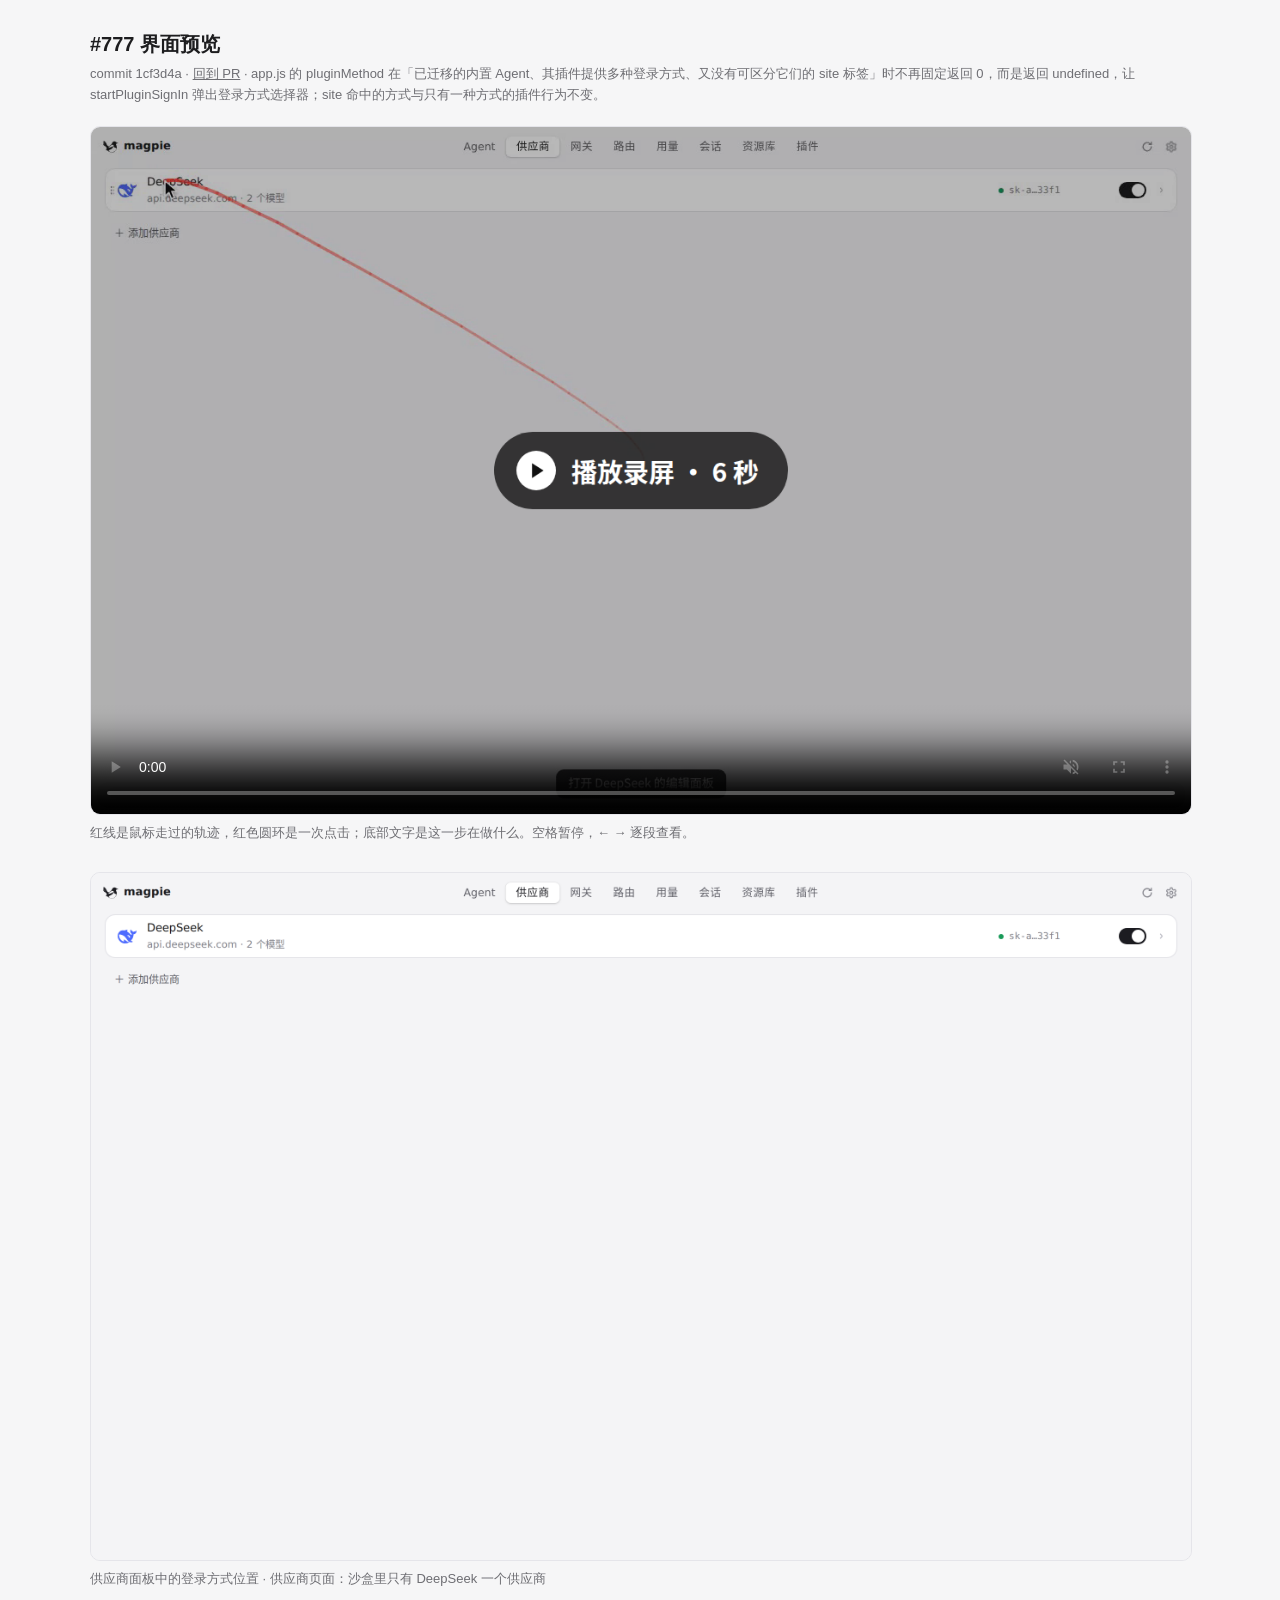
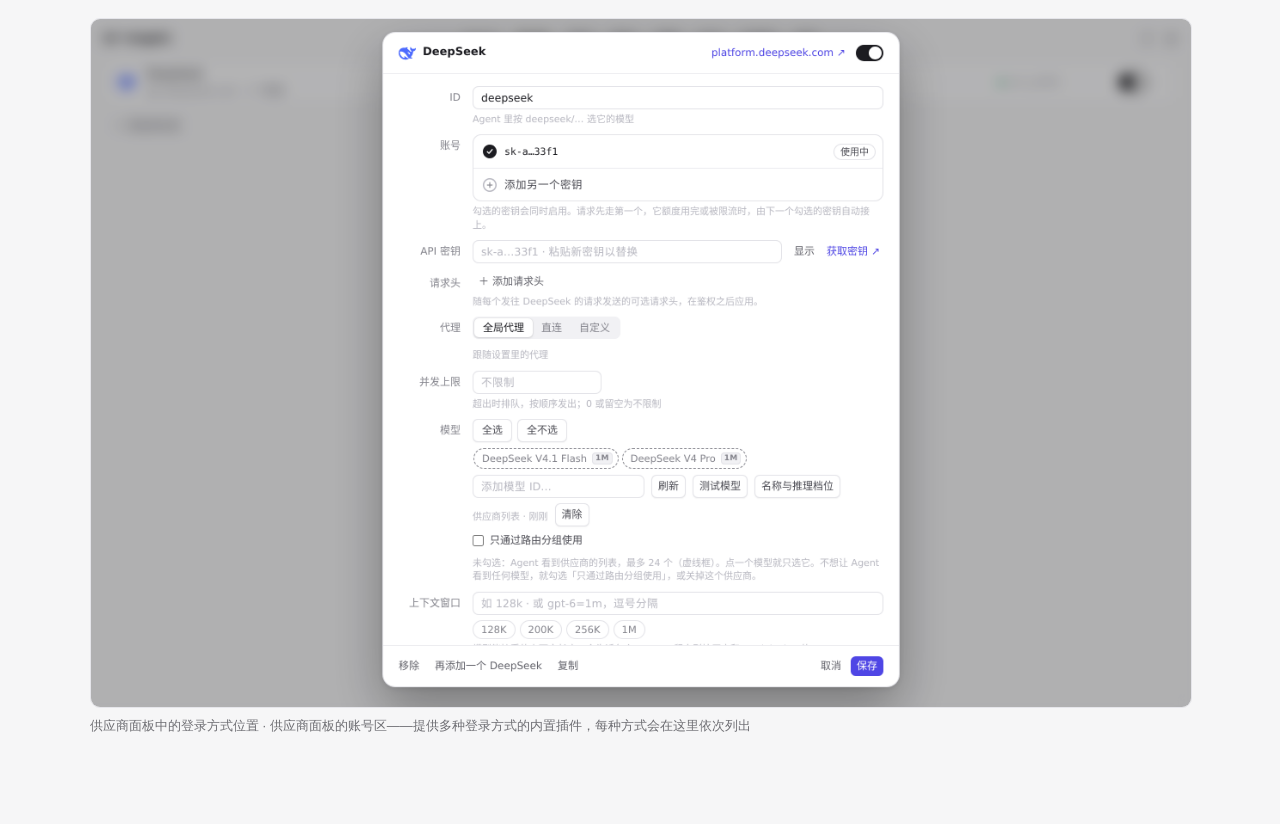
<file: pr-777/1cf3d4a/index.html>
<!doctype html><html lang="zh"><meta charset="utf-8"><meta name="viewport" content="width=device-width,initial-scale=1">
<title>#777 界面预览 · 1cf3d4a</title>
<style>:root{color-scheme:light dark;--bg:#f6f6f7;--fg:#1d1d1f;--muted:#6e6e73;--card:#fff;--line:#e5e5ea}
@media (prefers-color-scheme:dark){:root{--bg:#111113;--fg:#f2f2f4;--muted:#9a9aa0;--card:#1c1c1f;--line:#2c2c30}}
body{margin:0;background:var(--bg);color:var(--fg);font:15px/1.6 -apple-system,"Segoe UI","PingFang SC","Noto Sans CJK SC",sans-serif}
main{max-width:1100px;margin:0 auto;padding:28px 16px 60px}h1{font-size:20px;margin:0 0 4px}.m{color:var(--muted);font-size:13px;margin:0 0 20px}
video,img{display:block;width:100%;border-radius:10px;border:1px solid var(--line);background:var(--card)}figure{margin:0 0 28px}figcaption{color:var(--muted);font-size:13px;margin-top:8px}
a{color:inherit}</style>
<main><h1>#777 界面预览</h1><p class="m">commit 1cf3d4a · <a href="https://github.com/yetone/magpie/pull/777">回到 PR</a> · app.js 的 pluginMethod 在「已迁移的内置 Agent、其插件提供多种登录方式、又没有可区分它们的 site 标签」时不再固定返回 0，而是返回 undefined，让 startPluginSignIn 弹出登录方式选择器；site 命中的方式与只有一种方式的插件行为不变。</p>
<figure><video src="preview.mp4" controls autoplay muted playsinline poster="poster.png"></video><figcaption>红线是鼠标走过的轨迹，红色圆环是一次点击；底部文字是这一步在做什么。空格暂停，← → 逐段查看。</figcaption></figure>
<figure><img src="01-providers-list.png" alt="供应商页面：沙盒里只有 DeepSeek 一个供应商"><figcaption>供应商面板中的登录方式位置 · 供应商页面：沙盒里只有 DeepSeek 一个供应商</figcaption></figure>
<figure><img src="02-provider-editor.png" alt="供应商面板的账号区——提供多种登录方式的内置插件，每种方式会在这里依次列出"><figcaption>供应商面板中的登录方式位置 · 供应商面板的账号区——提供多种登录方式的内置插件，每种方式会在这里依次列出</figcaption></figure>
</main></html>
</file>
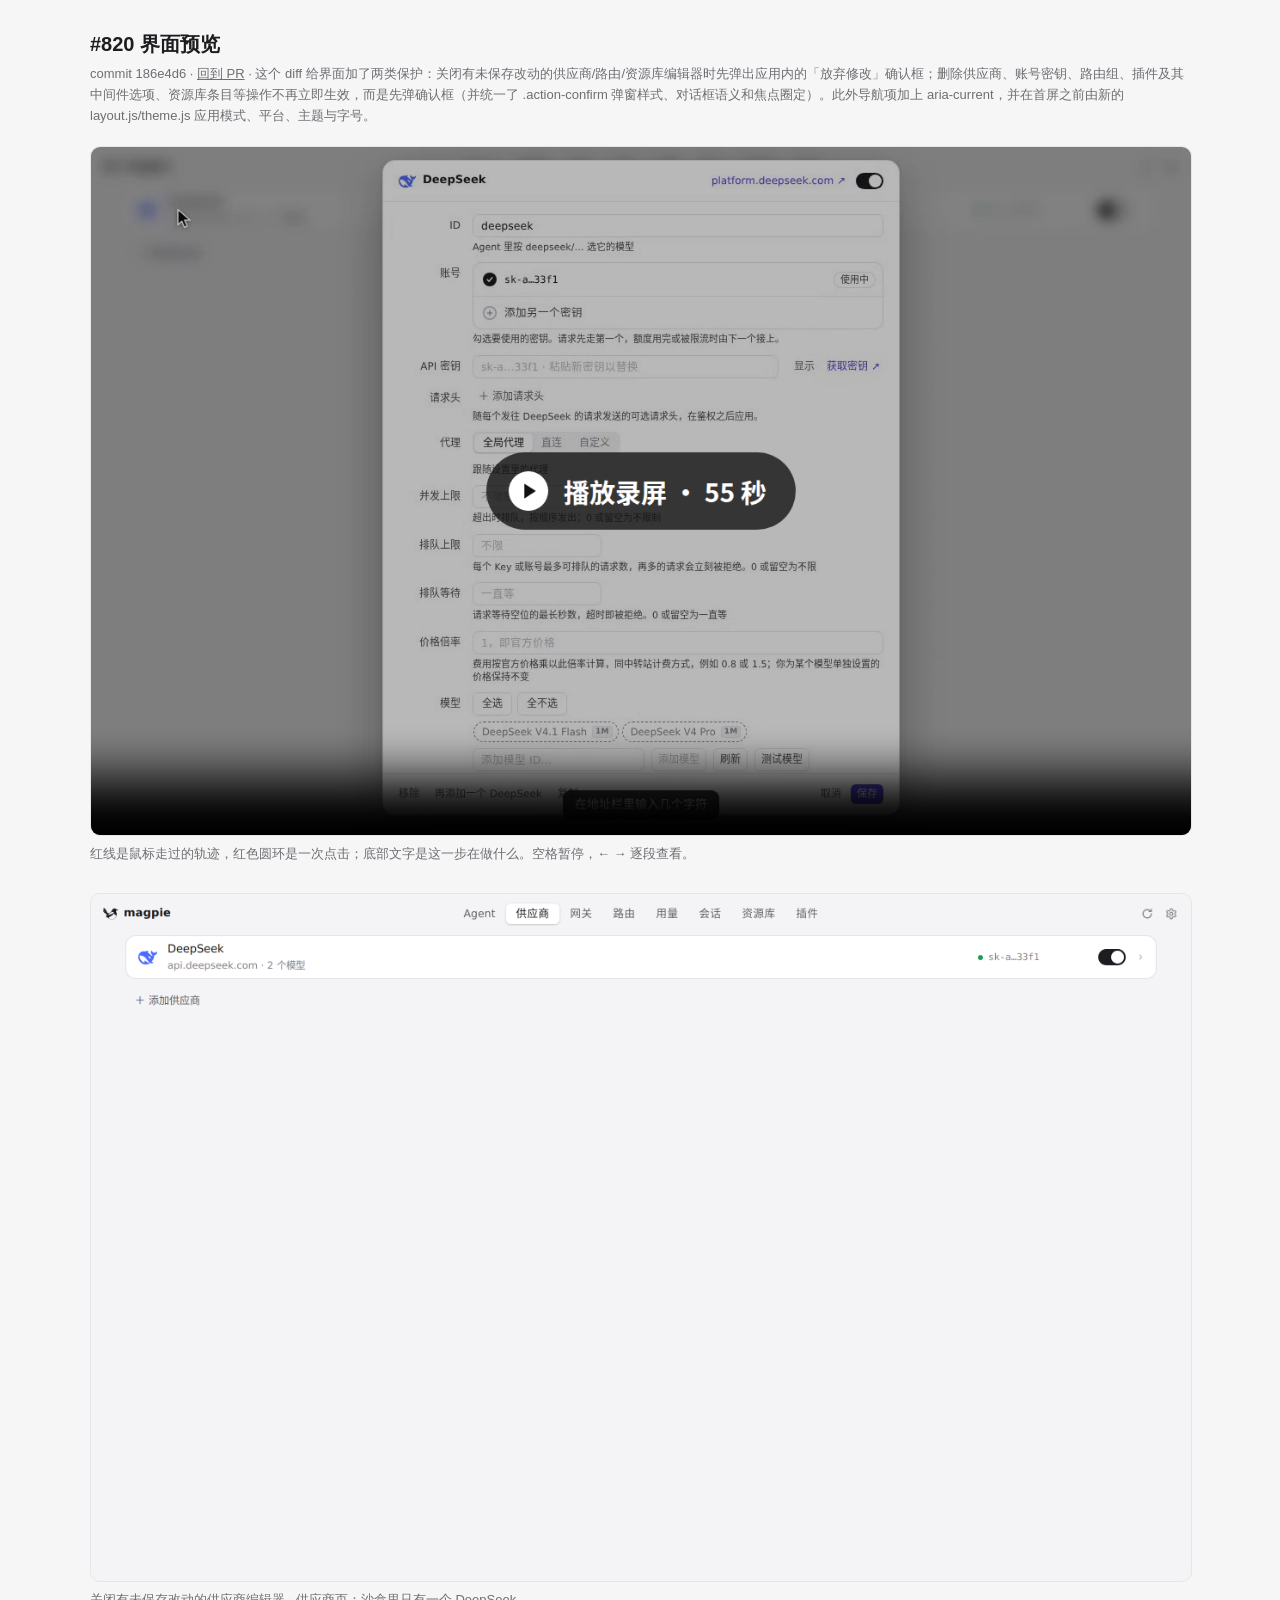
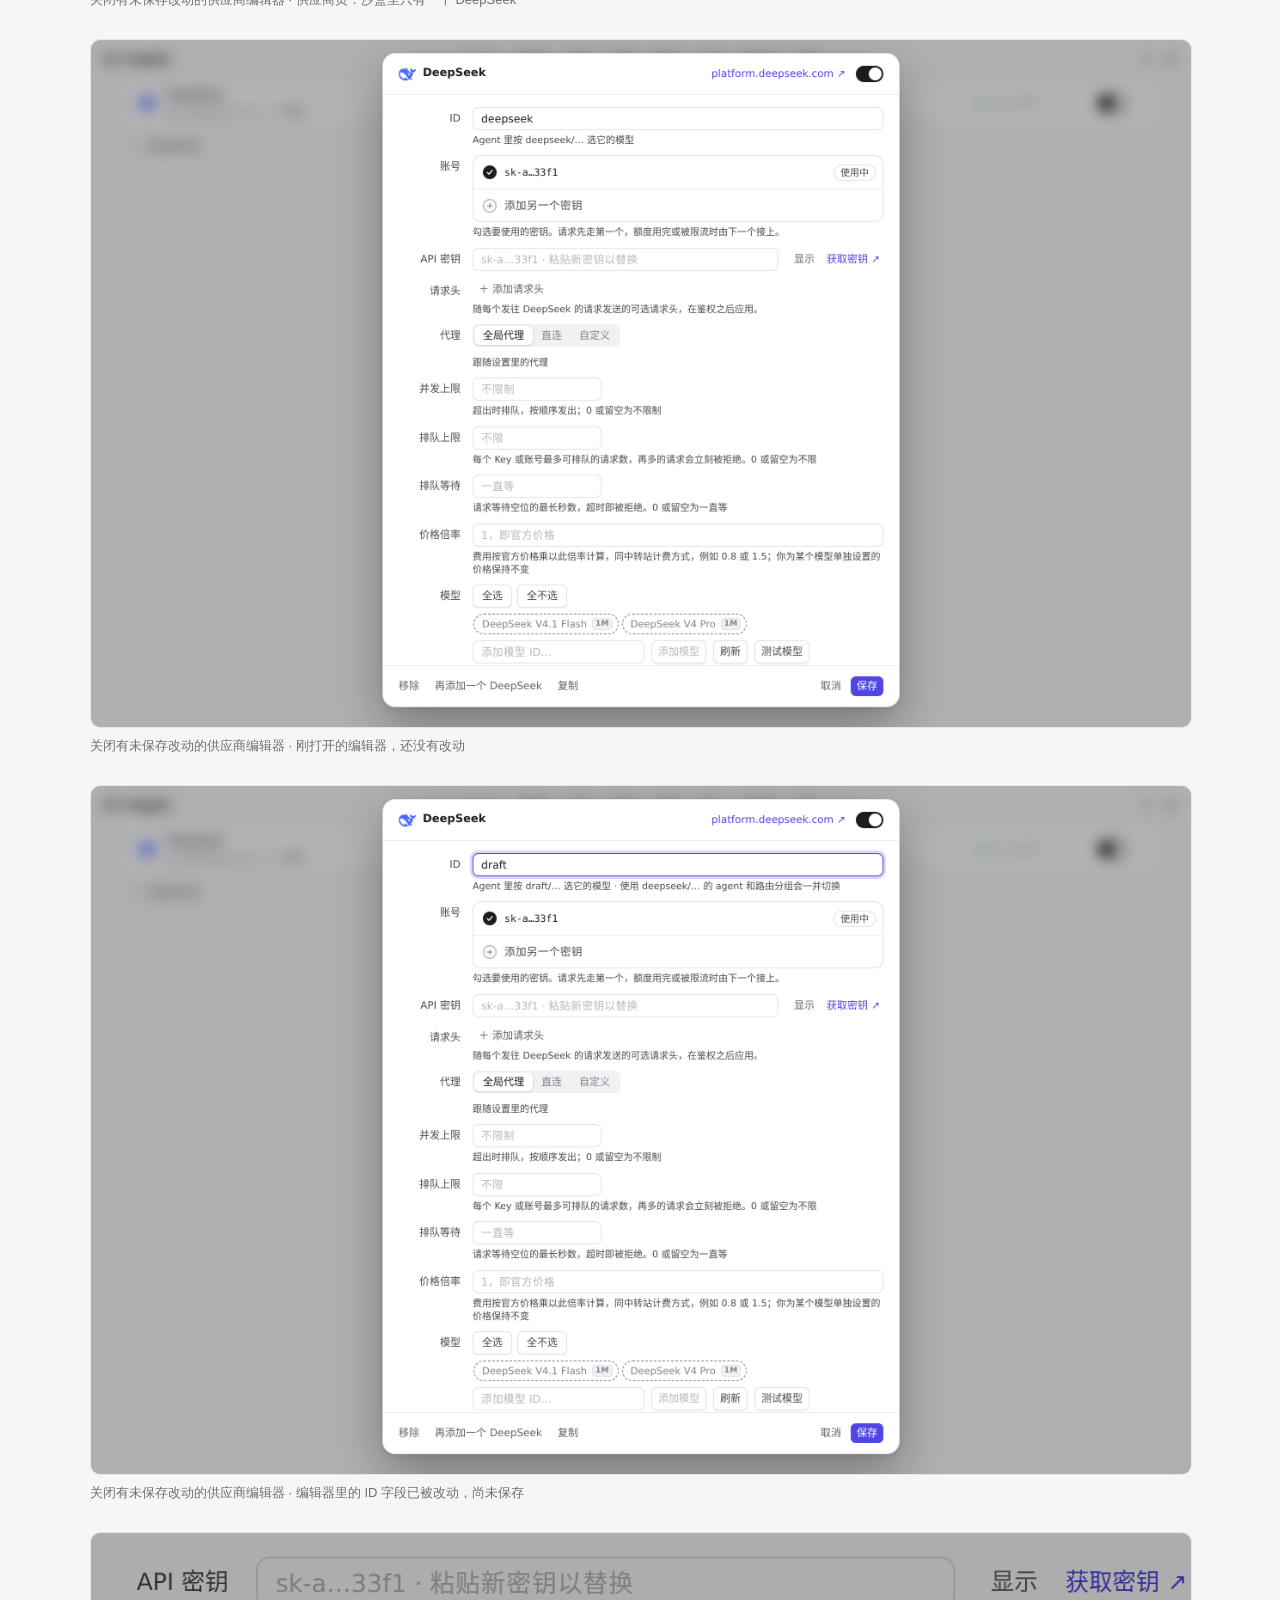
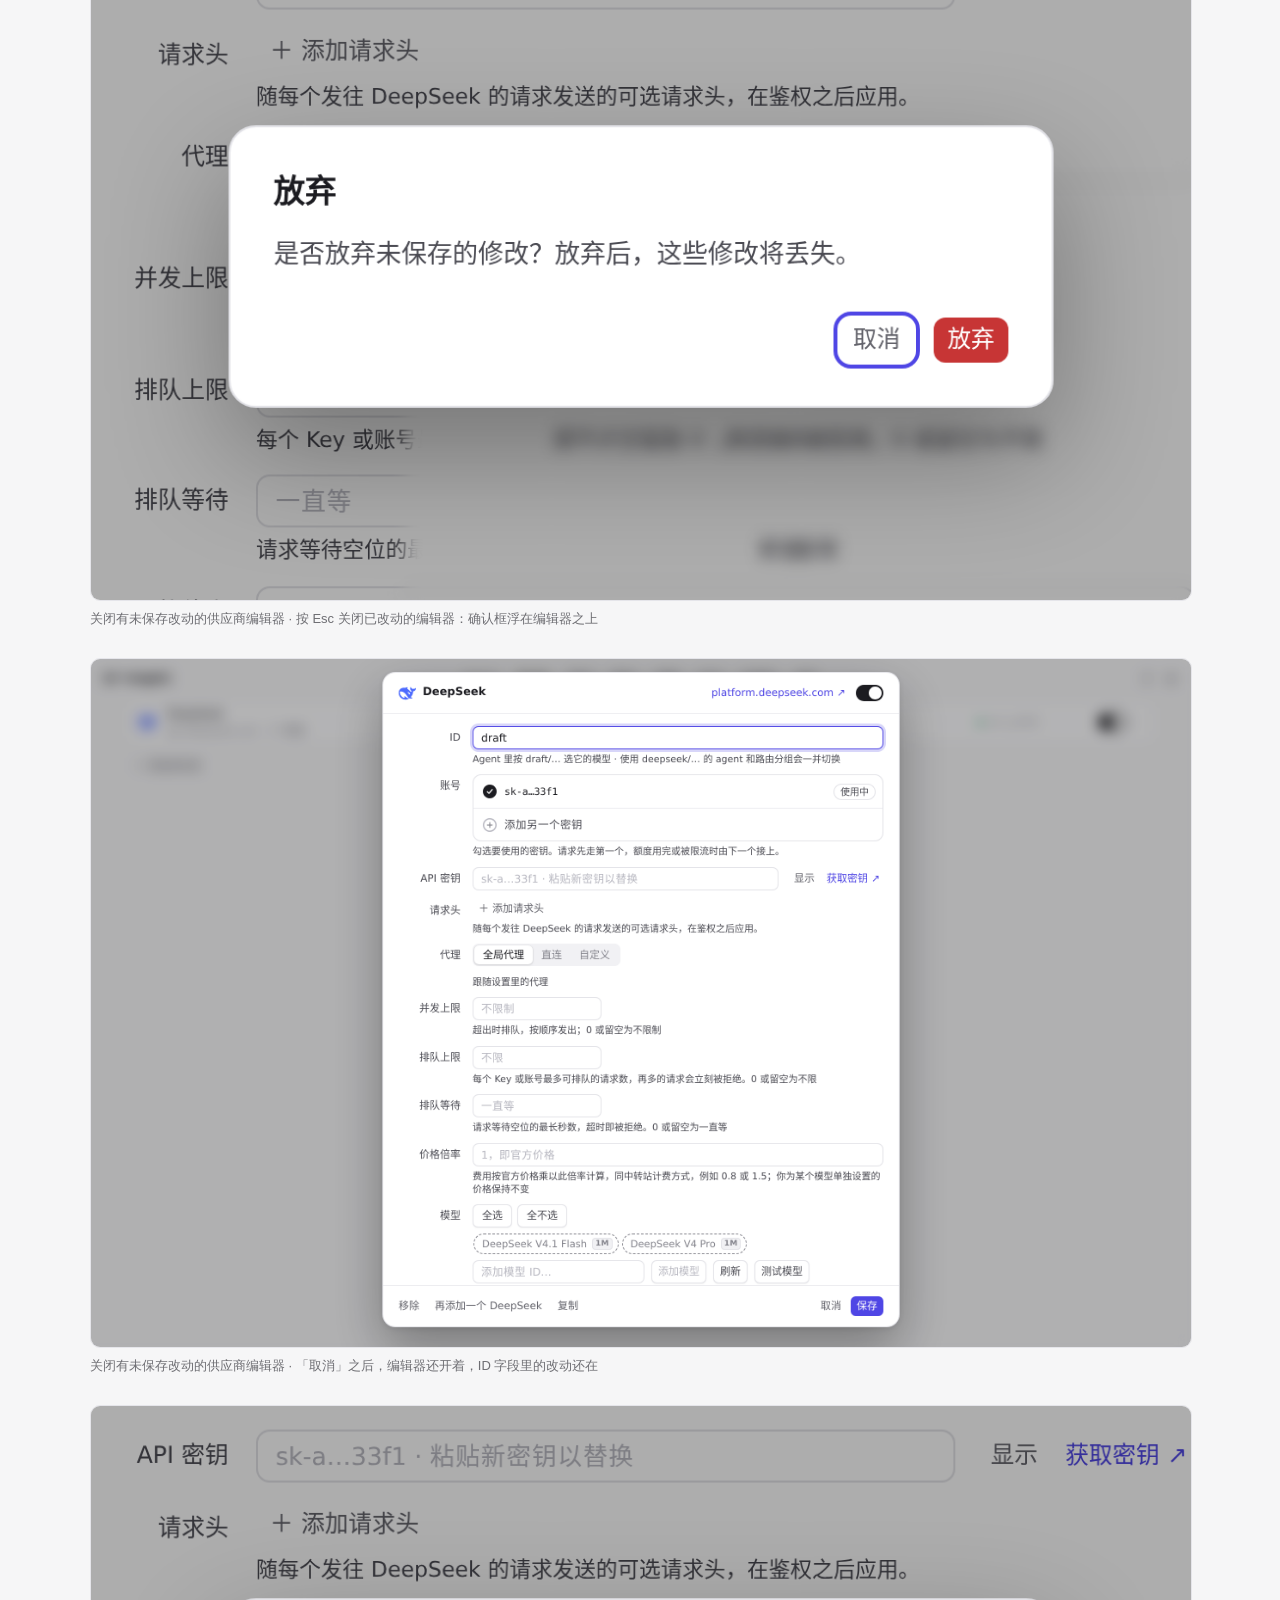
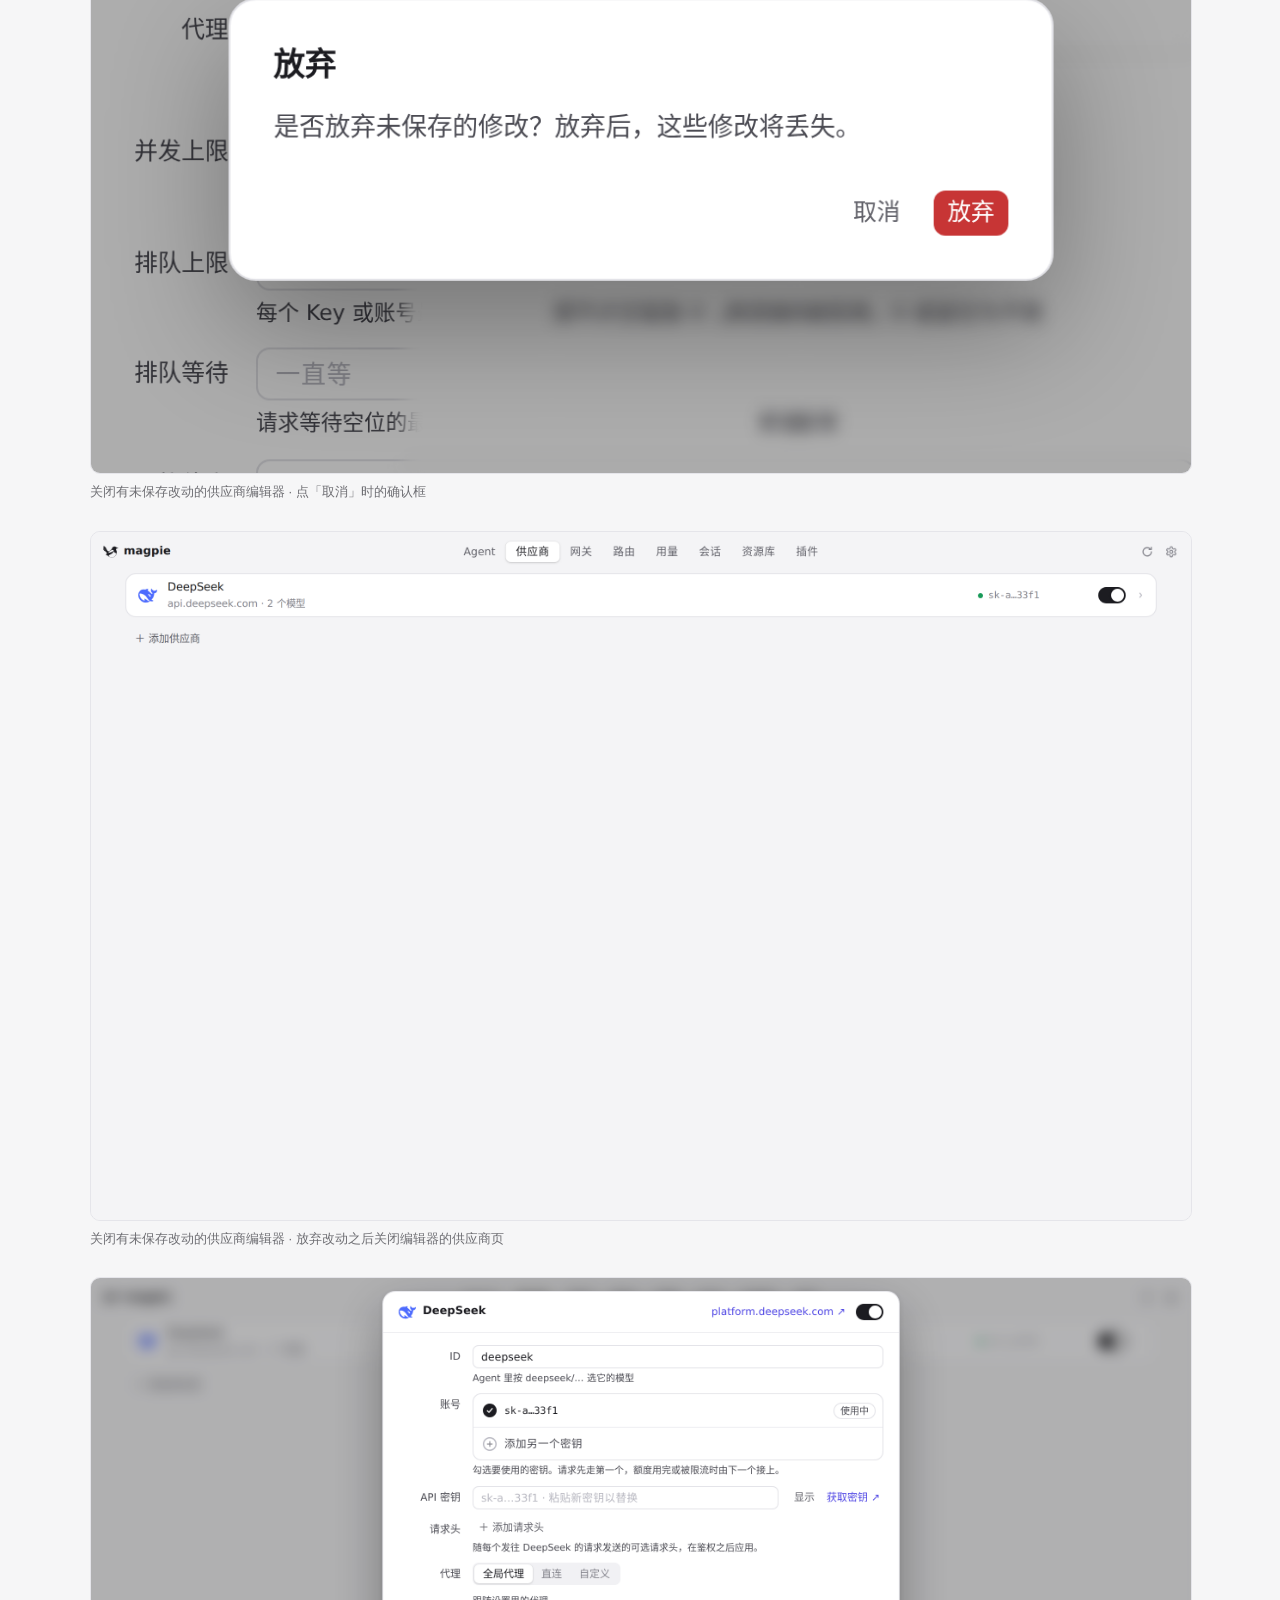
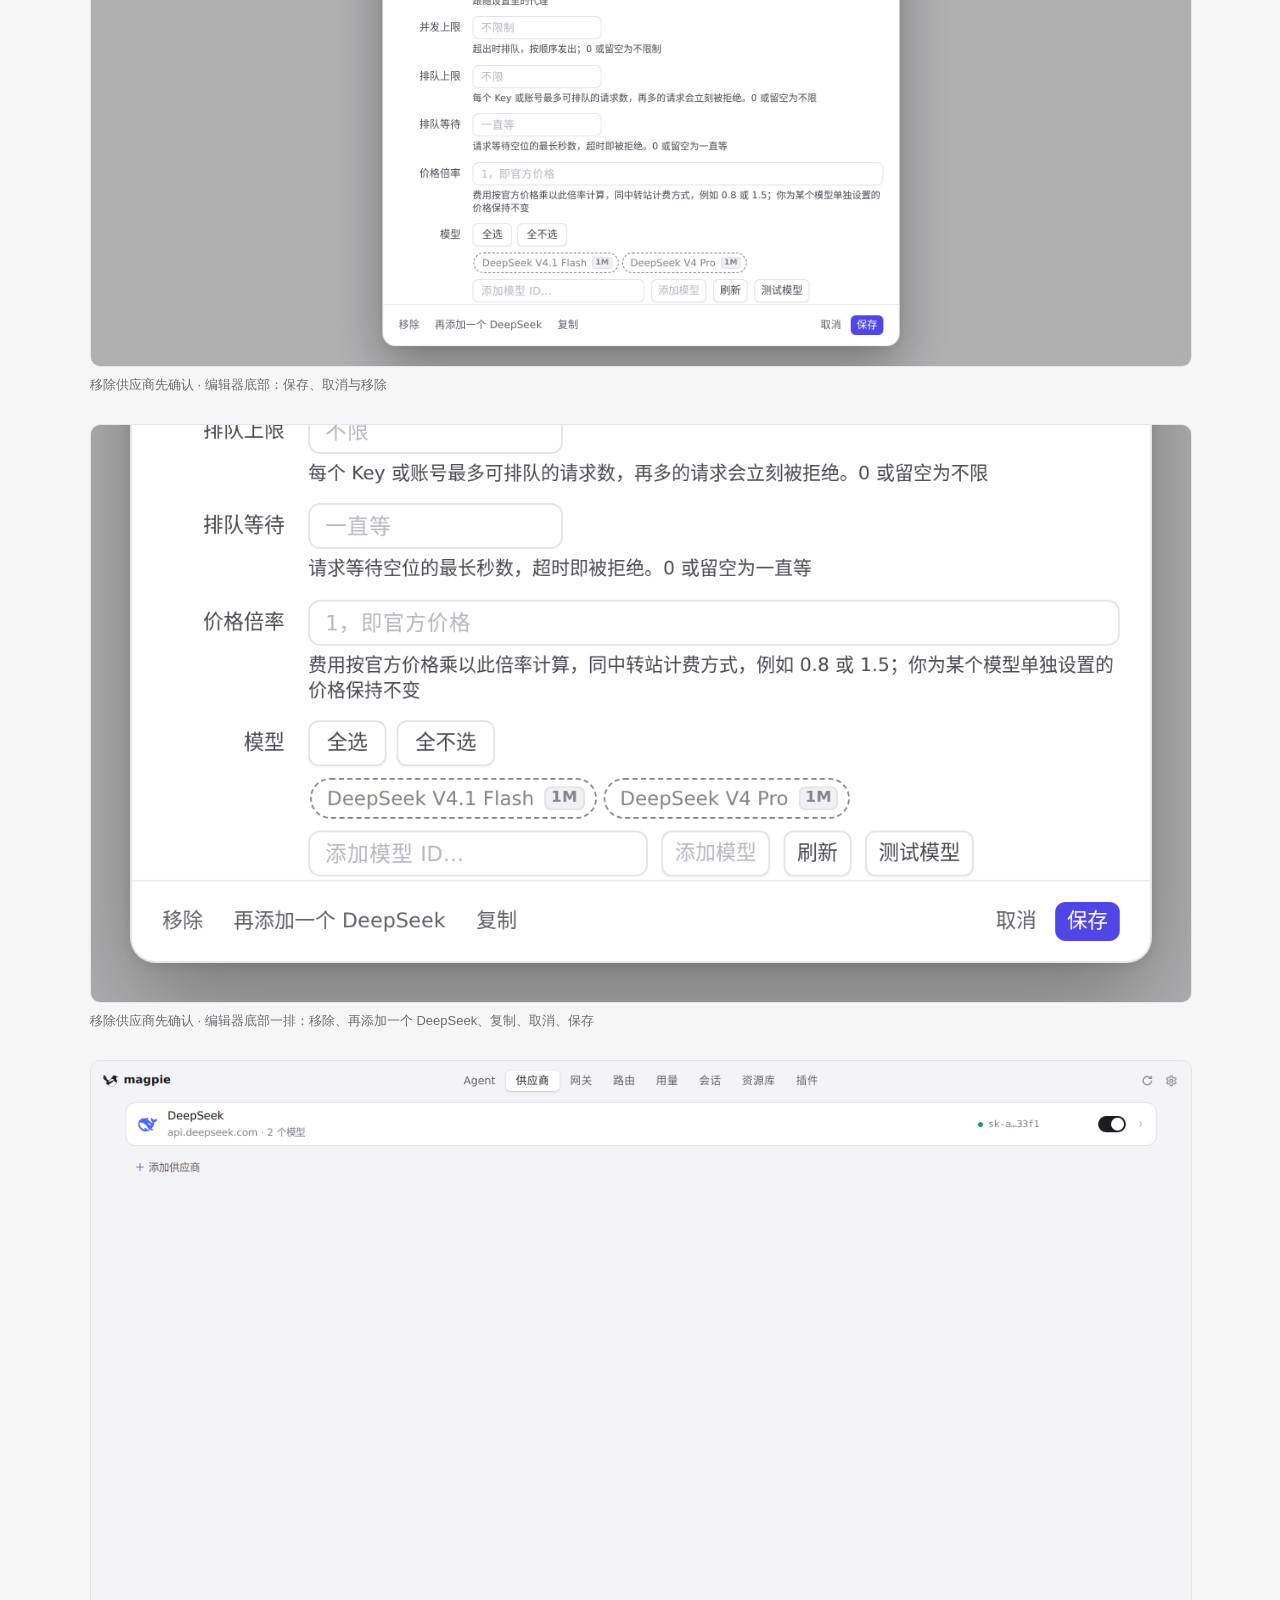
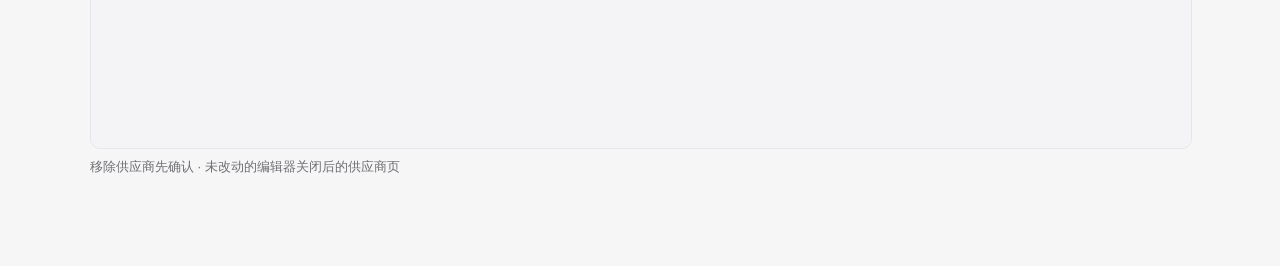
<file: pr-820/186e4d6/index.html>
<!doctype html><html lang="zh"><meta charset="utf-8"><meta name="viewport" content="width=device-width,initial-scale=1">
<title>#820 界面预览 · 186e4d6</title>
<style>:root{color-scheme:light dark;--bg:#f6f6f7;--fg:#1d1d1f;--muted:#6e6e73;--card:#fff;--line:#e5e5ea}
@media (prefers-color-scheme:dark){:root{--bg:#111113;--fg:#f2f2f4;--muted:#9a9aa0;--card:#1c1c1f;--line:#2c2c30}}
body{margin:0;background:var(--bg);color:var(--fg);font:15px/1.6 -apple-system,"Segoe UI","PingFang SC","Noto Sans CJK SC",sans-serif}
main{max-width:1100px;margin:0 auto;padding:28px 16px 60px}h1{font-size:20px;margin:0 0 4px}.m{color:var(--muted);font-size:13px;margin:0 0 20px}
video,img{display:block;width:100%;border-radius:10px;border:1px solid var(--line);background:var(--card)}figure{margin:0 0 28px}figcaption{color:var(--muted);font-size:13px;margin-top:8px}
a{color:inherit}</style>
<main><h1>#820 界面预览</h1><p class="m">commit 186e4d6 · <a href="https://github.com/yetone/magpie/pull/820">回到 PR</a> · 这个 diff 给界面加了两类保护：关闭有未保存改动的供应商/路由/资源库编辑器时先弹出应用内的「放弃修改」确认框；删除供应商、账号密钥、路由组、插件及其中间件选项、资源库条目等操作不再立即生效，而是先弹确认框（并统一了 .action-confirm 弹窗样式、对话框语义和焦点圈定）。此外导航项加上 aria-current，并在首屏之前由新的 layout.js/theme.js 应用模式、平台、主题与字号。</p>
<figure><video src="preview.mp4" controls autoplay muted playsinline poster="poster.png"></video><figcaption>红线是鼠标走过的轨迹，红色圆环是一次点击；底部文字是这一步在做什么。空格暂停，← → 逐段查看。</figcaption></figure>
<figure><img src="01-providers-list.png" alt="供应商页：沙盒里只有一个 DeepSeek"><figcaption>关闭有未保存改动的供应商编辑器 · 供应商页：沙盒里只有一个 DeepSeek</figcaption></figure>
<figure><img src="02-editor-opened.png" alt="刚打开的编辑器，还没有改动"><figcaption>关闭有未保存改动的供应商编辑器 · 刚打开的编辑器，还没有改动</figcaption></figure>
<figure><img src="03-editor-edited.png" alt="编辑器里的 ID 字段已被改动，尚未保存"><figcaption>关闭有未保存改动的供应商编辑器 · 编辑器里的 ID 字段已被改动，尚未保存</figcaption></figure>
<figure><img src="04-discard-dialog-escape.png" alt="按 Esc 关闭已改动的编辑器：确认框浮在编辑器之上"><figcaption>关闭有未保存改动的供应商编辑器 · 按 Esc 关闭已改动的编辑器：确认框浮在编辑器之上</figcaption></figure>
<figure><img src="05-editor-after-cancel.png" alt="「取消」之后，编辑器还开着，ID 字段里的改动还在"><figcaption>关闭有未保存改动的供应商编辑器 · 「取消」之后，编辑器还开着，ID 字段里的改动还在</figcaption></figure>
<figure><img src="06-discard-dialog-cancel.png" alt="点「取消」时的确认框"><figcaption>关闭有未保存改动的供应商编辑器 · 点「取消」时的确认框</figcaption></figure>
<figure><img src="07-editor-closed.png" alt="放弃改动之后关闭编辑器的供应商页"><figcaption>关闭有未保存改动的供应商编辑器 · 放弃改动之后关闭编辑器的供应商页</figcaption></figure>
<figure><img src="08-editor-before-remove.png" alt="编辑器底部：保存、取消与移除"><figcaption>移除供应商先确认 · 编辑器底部：保存、取消与移除</figcaption></figure>
<figure><img src="09-editor-bar.png" alt="编辑器底部一排：移除、再添加一个 DeepSeek、复制、取消、保存"><figcaption>移除供应商先确认 · 编辑器底部一排：移除、再添加一个 DeepSeek、复制、取消、保存</figcaption></figure>
<figure><img src="10-editor-closed-clean.png" alt="未改动的编辑器关闭后的供应商页"><figcaption>移除供应商先确认 · 未改动的编辑器关闭后的供应商页</figcaption></figure>
</main></html>
</file>
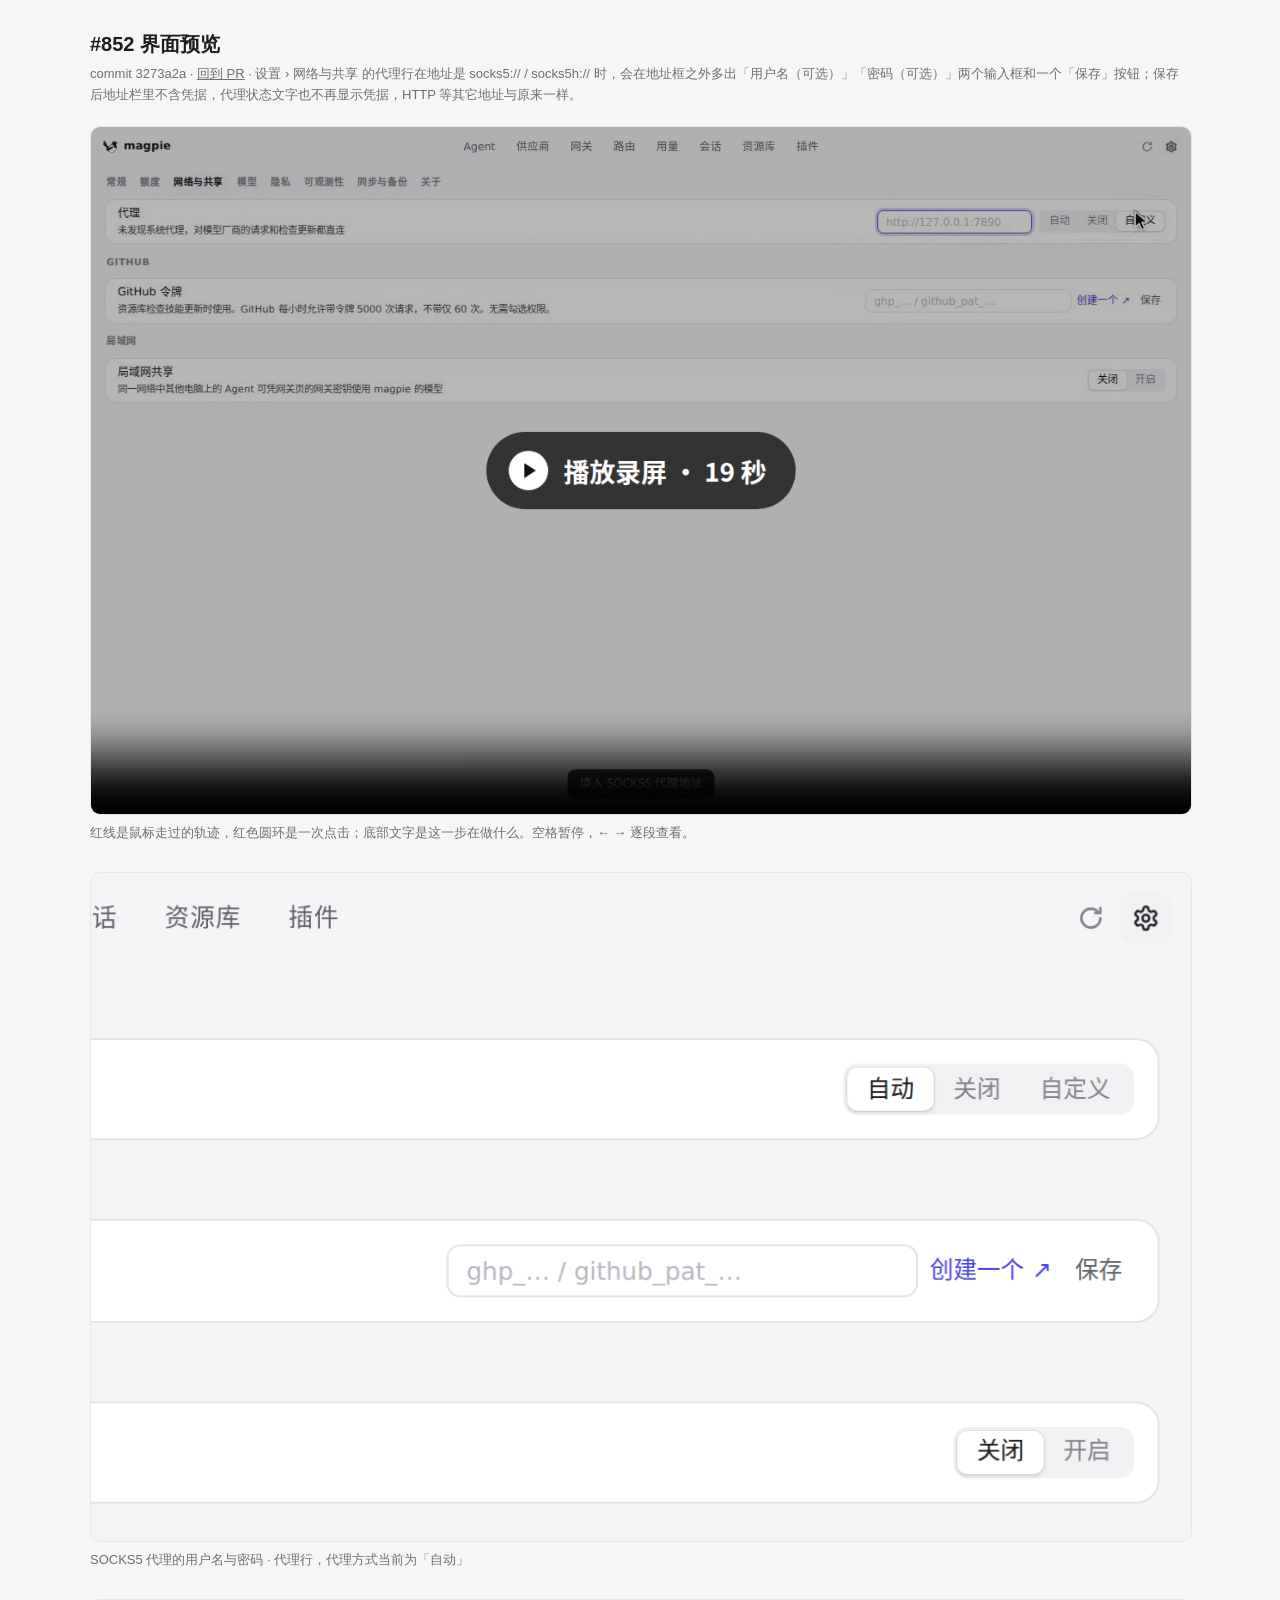
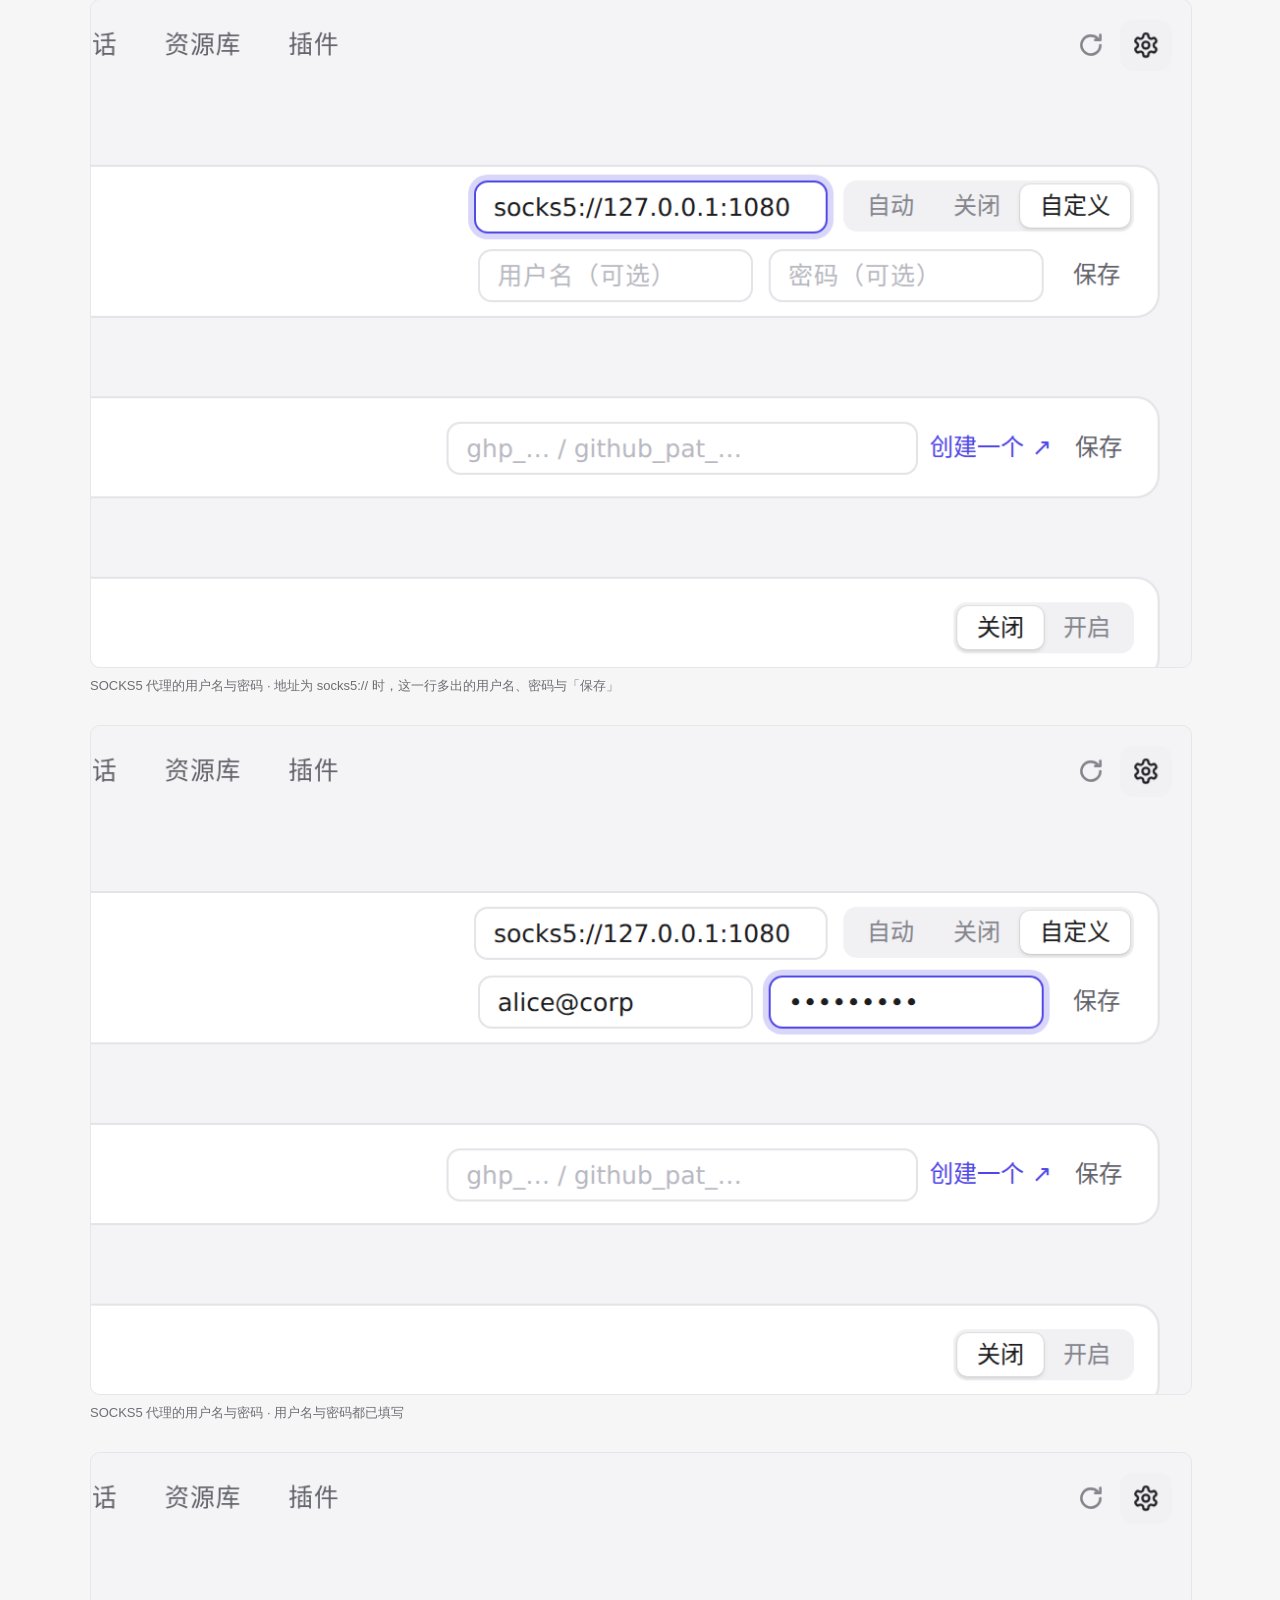
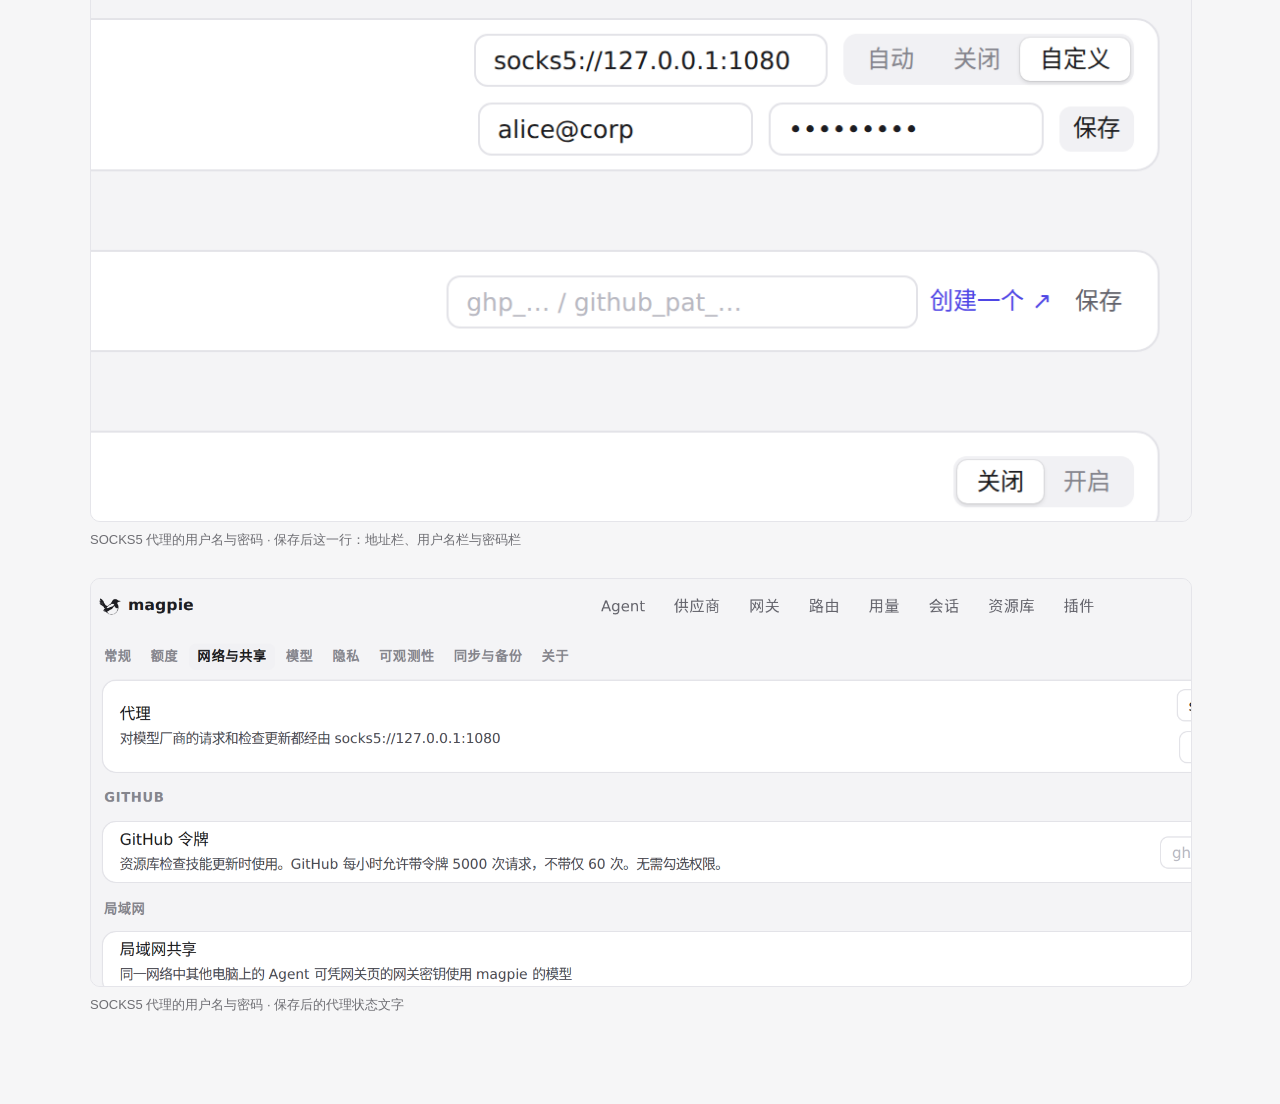
<file: pr-852/3273a2a/index.html>
<!doctype html><html lang="zh"><meta charset="utf-8"><meta name="viewport" content="width=device-width,initial-scale=1">
<title>#852 界面预览 · 3273a2a</title>
<style>:root{color-scheme:light dark;--bg:#f6f6f7;--fg:#1d1d1f;--muted:#6e6e73;--card:#fff;--line:#e5e5ea}
@media (prefers-color-scheme:dark){:root{--bg:#111113;--fg:#f2f2f4;--muted:#9a9aa0;--card:#1c1c1f;--line:#2c2c30}}
body{margin:0;background:var(--bg);color:var(--fg);font:15px/1.6 -apple-system,"Segoe UI","PingFang SC","Noto Sans CJK SC",sans-serif}
main{max-width:1100px;margin:0 auto;padding:28px 16px 60px}h1{font-size:20px;margin:0 0 4px}.m{color:var(--muted);font-size:13px;margin:0 0 20px}
video,img{display:block;width:100%;border-radius:10px;border:1px solid var(--line);background:var(--card)}figure{margin:0 0 28px}figcaption{color:var(--muted);font-size:13px;margin-top:8px}
a{color:inherit}</style>
<main><h1>#852 界面预览</h1><p class="m">commit 3273a2a · <a href="https://github.com/yetone/magpie/pull/852">回到 PR</a> · 设置 › 网络与共享 的代理行在地址是 socks5:// / socks5h:// 时，会在地址框之外多出「用户名（可选）」「密码（可选）」两个输入框和一个「保存」按钮；保存后地址栏里不含凭据，代理状态文字也不再显示凭据，HTTP 等其它地址与原来一样。</p>
<figure><video src="preview.mp4" controls autoplay muted playsinline poster="poster.png"></video><figcaption>红线是鼠标走过的轨迹，红色圆环是一次点击；底部文字是这一步在做什么。空格暂停，← → 逐段查看。</figcaption></figure>
<figure><img src="01-proxy-row-before.png" alt="代理行，代理方式当前为「自动」"><figcaption>SOCKS5 代理的用户名与密码 · 代理行，代理方式当前为「自动」</figcaption></figure>
<figure><img src="02-socks-auth-fields.png" alt="地址为 socks5:// 时，这一行多出的用户名、密码与「保存」"><figcaption>SOCKS5 代理的用户名与密码 · 地址为 socks5:// 时，这一行多出的用户名、密码与「保存」</figcaption></figure>
<figure><img src="03-socks-auth-filled.png" alt="用户名与密码都已填写"><figcaption>SOCKS5 代理的用户名与密码 · 用户名与密码都已填写</figcaption></figure>
<figure><img src="04-proxy-saved-fields.png" alt="保存后这一行：地址栏、用户名栏与密码栏"><figcaption>SOCKS5 代理的用户名与密码 · 保存后这一行：地址栏、用户名栏与密码栏</figcaption></figure>
<figure><img src="05-proxy-status-masked.png" alt="保存后的代理状态文字"><figcaption>SOCKS5 代理的用户名与密码 · 保存后的代理状态文字</figcaption></figure>
</main></html>
</file>
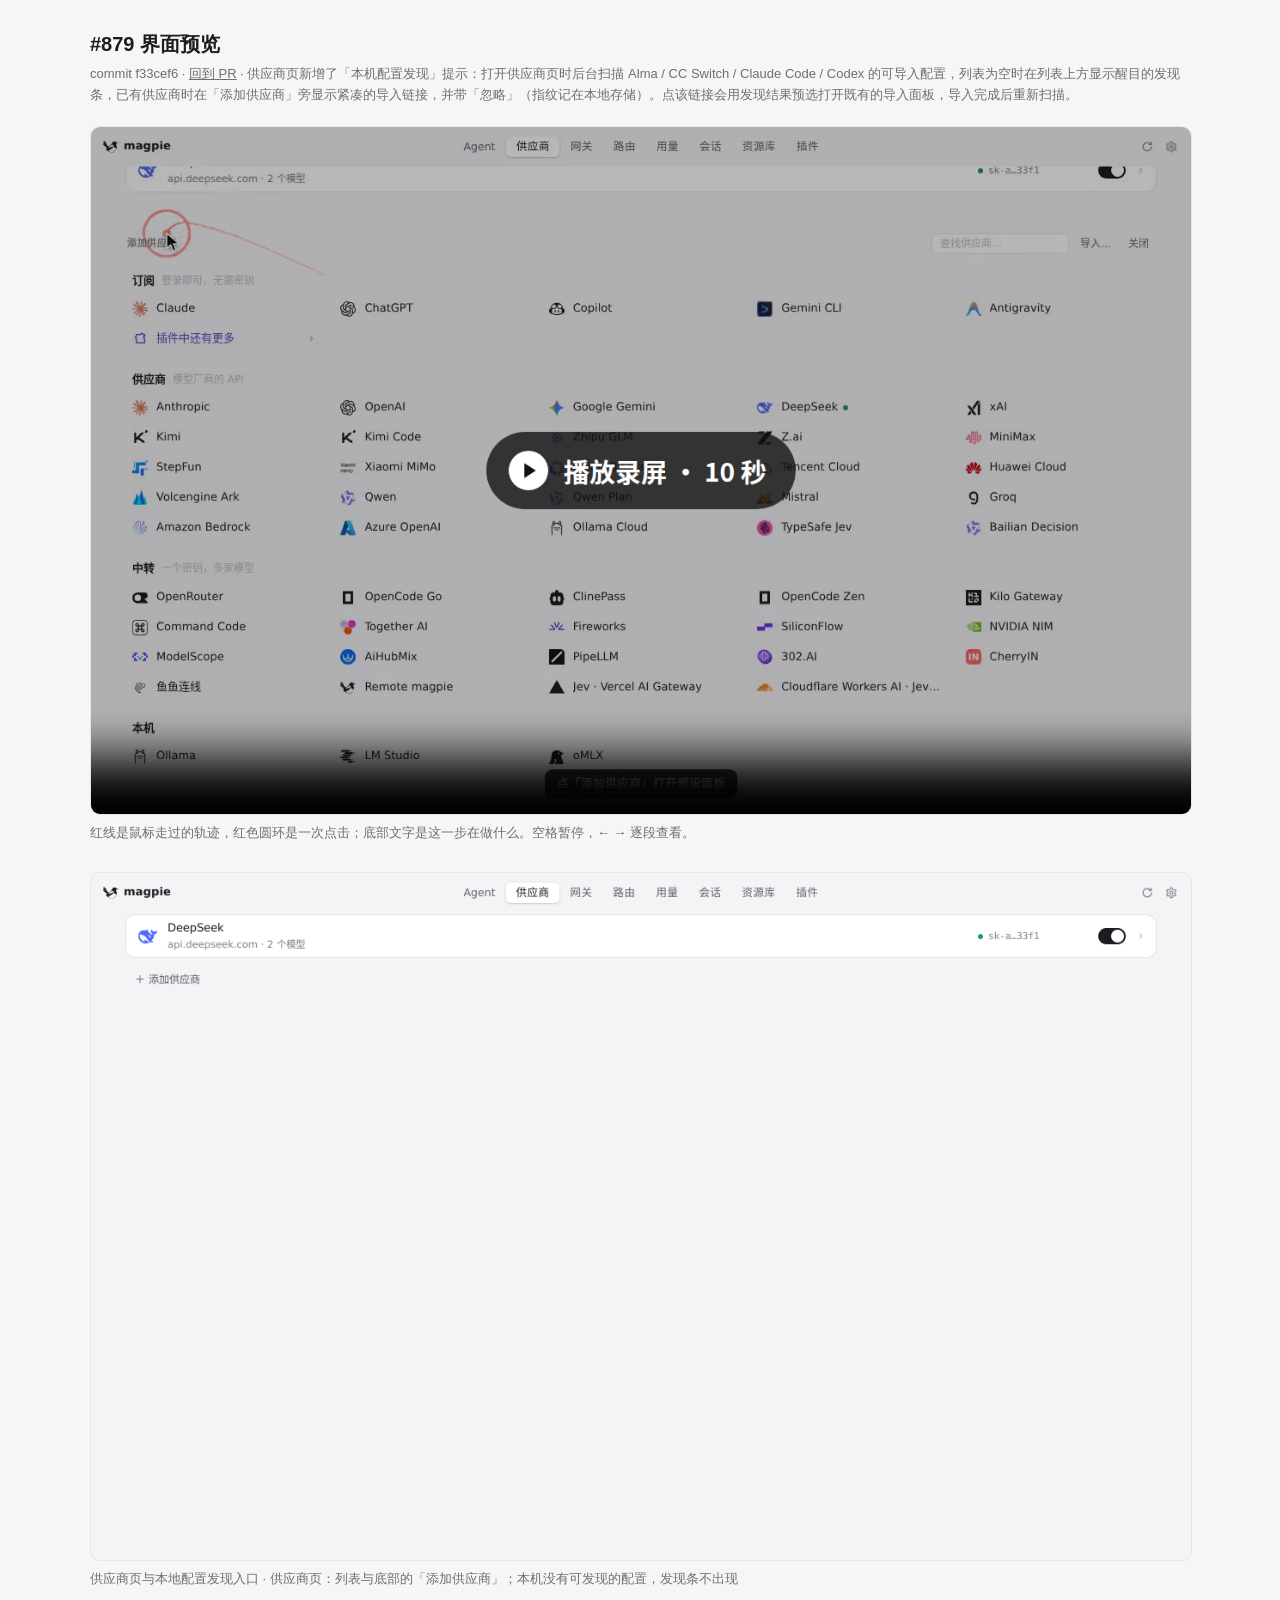
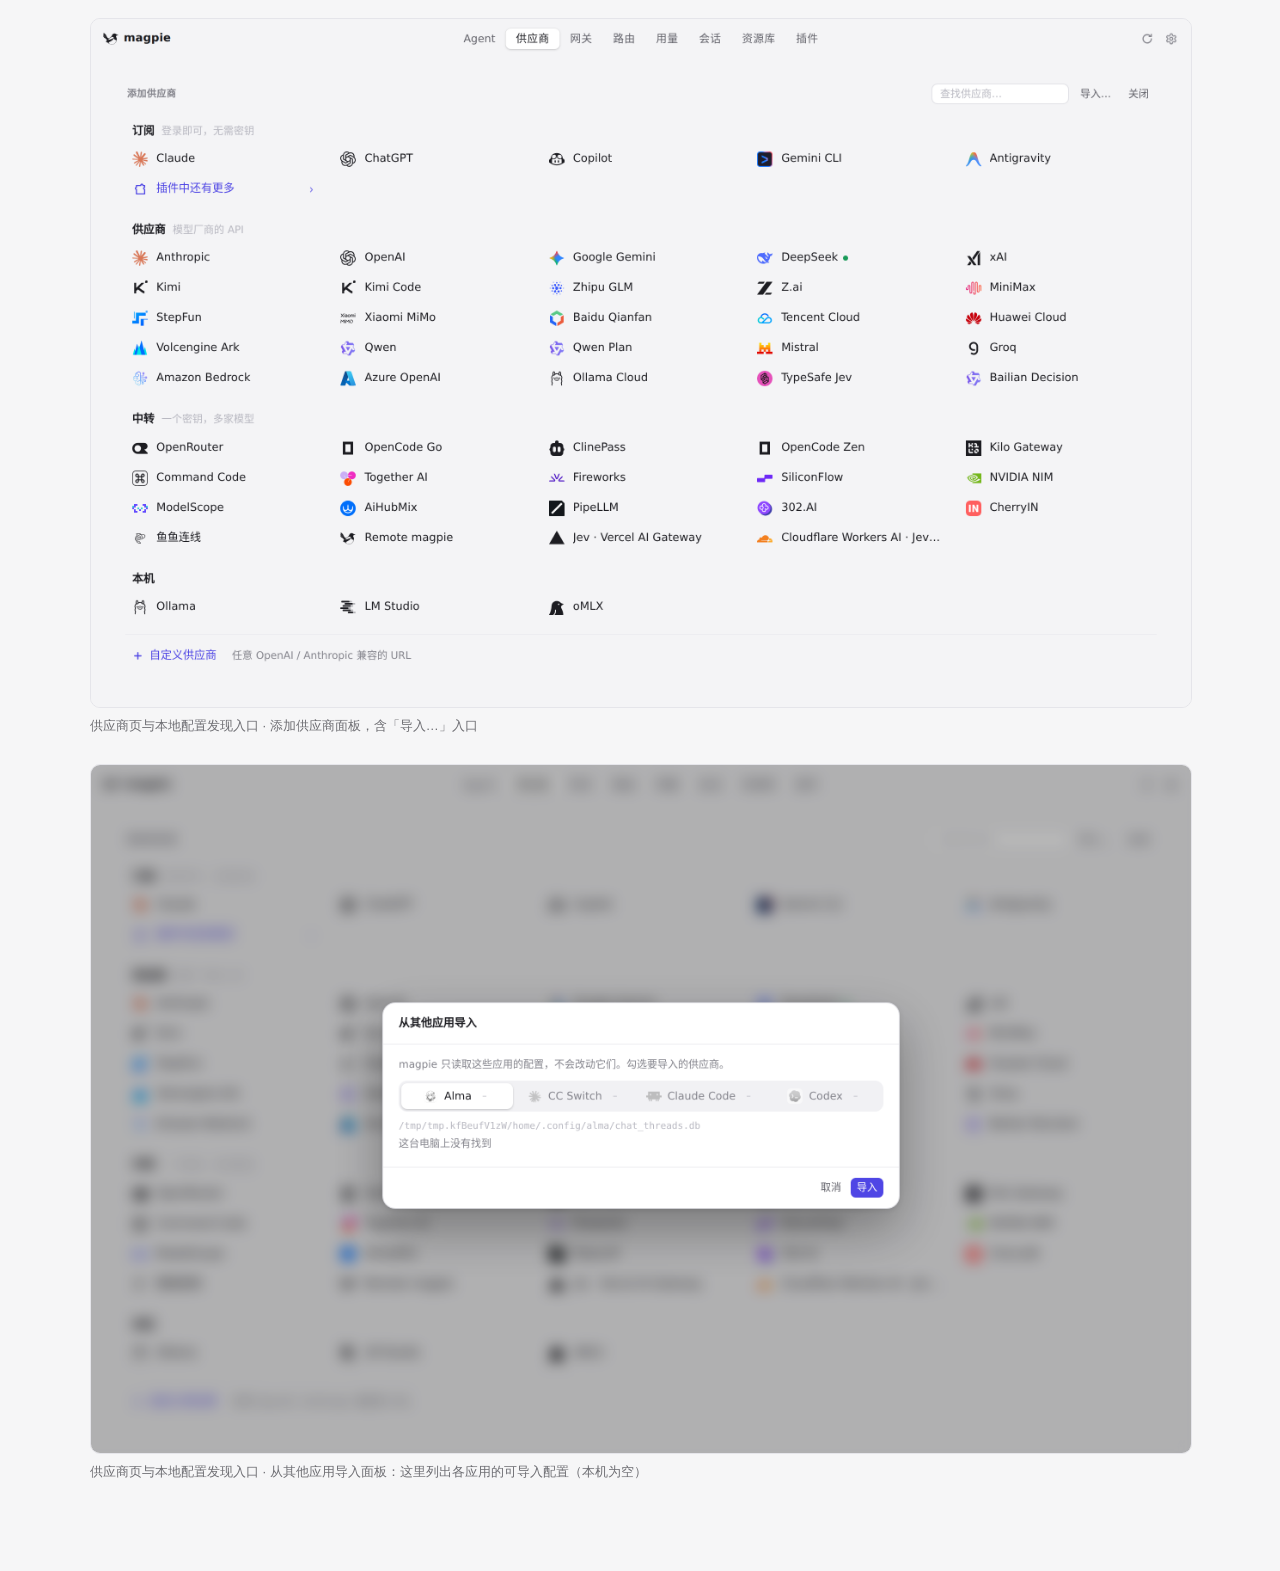
<file: pr-879/f33cef6/index.html>
<!doctype html><html lang="zh"><meta charset="utf-8"><meta name="viewport" content="width=device-width,initial-scale=1">
<title>#879 界面预览 · f33cef6</title>
<style>:root{color-scheme:light dark;--bg:#f6f6f7;--fg:#1d1d1f;--muted:#6e6e73;--card:#fff;--line:#e5e5ea}
@media (prefers-color-scheme:dark){:root{--bg:#111113;--fg:#f2f2f4;--muted:#9a9aa0;--card:#1c1c1f;--line:#2c2c30}}
body{margin:0;background:var(--bg);color:var(--fg);font:15px/1.6 -apple-system,"Segoe UI","PingFang SC","Noto Sans CJK SC",sans-serif}
main{max-width:1100px;margin:0 auto;padding:28px 16px 60px}h1{font-size:20px;margin:0 0 4px}.m{color:var(--muted);font-size:13px;margin:0 0 20px}
video,img{display:block;width:100%;border-radius:10px;border:1px solid var(--line);background:var(--card)}figure{margin:0 0 28px}figcaption{color:var(--muted);font-size:13px;margin-top:8px}
a{color:inherit}</style>
<main><h1>#879 界面预览</h1><p class="m">commit f33cef6 · <a href="https://github.com/yetone/magpie/pull/879">回到 PR</a> · 供应商页新增了「本机配置发现」提示：打开供应商页时后台扫描 Alma / CC Switch / Claude Code / Codex 的可导入配置，列表为空时在列表上方显示醒目的发现条，已有供应商时在「添加供应商」旁显示紧凑的导入链接，并带「忽略」（指纹记在本地存储）。点该链接会用发现结果预选打开既有的导入面板，导入完成后重新扫描。</p>
<figure><video src="preview.mp4" controls autoplay muted playsinline poster="poster.png"></video><figcaption>红线是鼠标走过的轨迹，红色圆环是一次点击；底部文字是这一步在做什么。空格暂停，← → 逐段查看。</figcaption></figure>
<figure><img src="01-providers-list.png" alt="供应商页：列表与底部的「添加供应商」；本机没有可发现的配置，发现条不出现"><figcaption>供应商页与本地配置发现入口 · 供应商页：列表与底部的「添加供应商」；本机没有可发现的配置，发现条不出现</figcaption></figure>
<figure><img src="02-add-sheet.png" alt="添加供应商面板，含「导入…」入口"><figcaption>供应商页与本地配置发现入口 · 添加供应商面板，含「导入…」入口</figcaption></figure>
<figure><img src="03-import-apps-picker.png" alt="从其他应用导入面板：这里列出各应用的可导入配置（本机为空）"><figcaption>供应商页与本地配置发现入口 · 从其他应用导入面板：这里列出各应用的可导入配置（本机为空）</figcaption></figure>
</main></html>
</file>
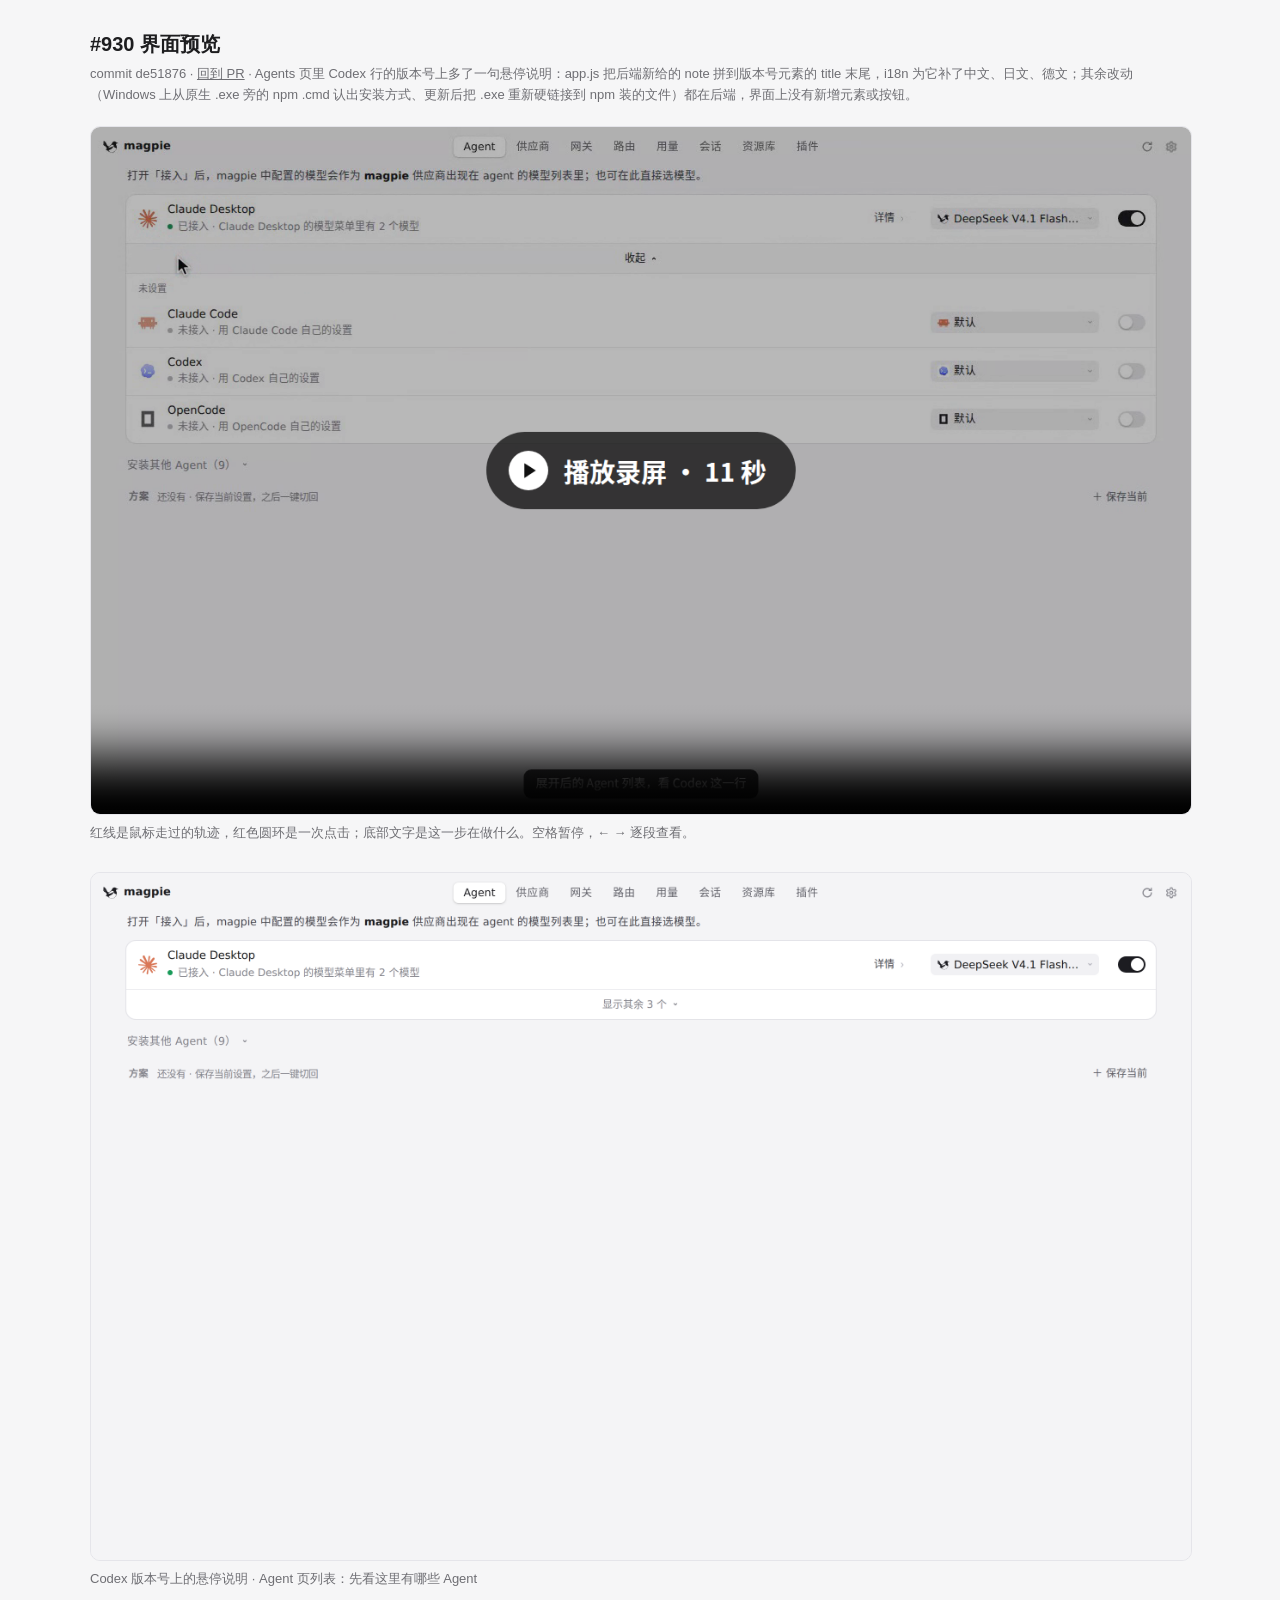
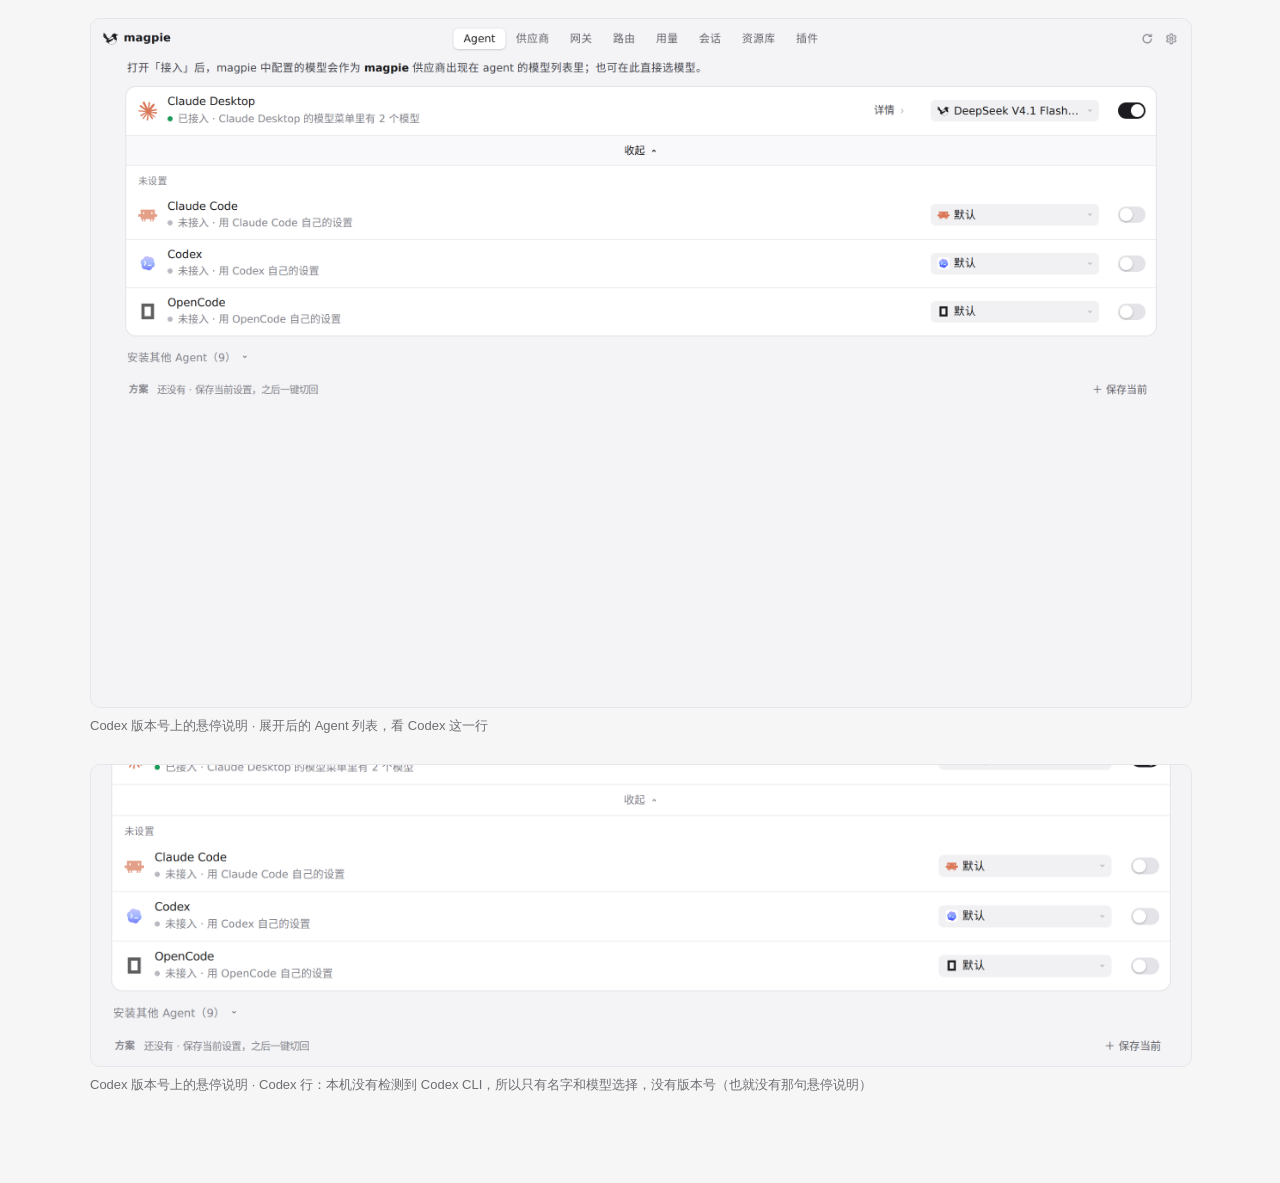
<file: pr-930/de51876/index.html>
<!doctype html><html lang="zh"><meta charset="utf-8"><meta name="viewport" content="width=device-width,initial-scale=1">
<title>#930 界面预览 · de51876</title>
<style>:root{color-scheme:light dark;--bg:#f6f6f7;--fg:#1d1d1f;--muted:#6e6e73;--card:#fff;--line:#e5e5ea}
@media (prefers-color-scheme:dark){:root{--bg:#111113;--fg:#f2f2f4;--muted:#9a9aa0;--card:#1c1c1f;--line:#2c2c30}}
body{margin:0;background:var(--bg);color:var(--fg);font:15px/1.6 -apple-system,"Segoe UI","PingFang SC","Noto Sans CJK SC",sans-serif}
main{max-width:1100px;margin:0 auto;padding:28px 16px 60px}h1{font-size:20px;margin:0 0 4px}.m{color:var(--muted);font-size:13px;margin:0 0 20px}
video,img{display:block;width:100%;border-radius:10px;border:1px solid var(--line);background:var(--card)}figure{margin:0 0 28px}figcaption{color:var(--muted);font-size:13px;margin-top:8px}
a{color:inherit}</style>
<main><h1>#930 界面预览</h1><p class="m">commit de51876 · <a href="https://github.com/yetone/magpie/pull/930">回到 PR</a> · Agents 页里 Codex 行的版本号上多了一句悬停说明：app.js 把后端新给的 note 拼到版本号元素的 title 末尾，i18n 为它补了中文、日文、德文；其余改动（Windows 上从原生 .exe 旁的 npm .cmd 认出安装方式、更新后把 .exe 重新硬链接到 npm 装的文件）都在后端，界面上没有新增元素或按钮。</p>
<figure><video src="preview.mp4" controls autoplay muted playsinline poster="poster.png"></video><figcaption>红线是鼠标走过的轨迹，红色圆环是一次点击；底部文字是这一步在做什么。空格暂停，← → 逐段查看。</figcaption></figure>
<figure><img src="01-agents-list.png" alt="Agent 页列表：先看这里有哪些 Agent"><figcaption>Codex 版本号上的悬停说明 · Agent 页列表：先看这里有哪些 Agent</figcaption></figure>
<figure><img src="02-agents-unrolled.png" alt="展开后的 Agent 列表，看 Codex 这一行"><figcaption>Codex 版本号上的悬停说明 · 展开后的 Agent 列表，看 Codex 这一行</figcaption></figure>
<figure><img src="03-codex-row-no-version.png" alt="Codex 行：本机没有检测到 Codex CLI，所以只有名字和模型选择，没有版本号（也就没有那句悬停说明）"><figcaption>Codex 版本号上的悬停说明 · Codex 行：本机没有检测到 Codex CLI，所以只有名字和模型选择，没有版本号（也就没有那句悬停说明）</figcaption></figure>
</main></html>
</file>
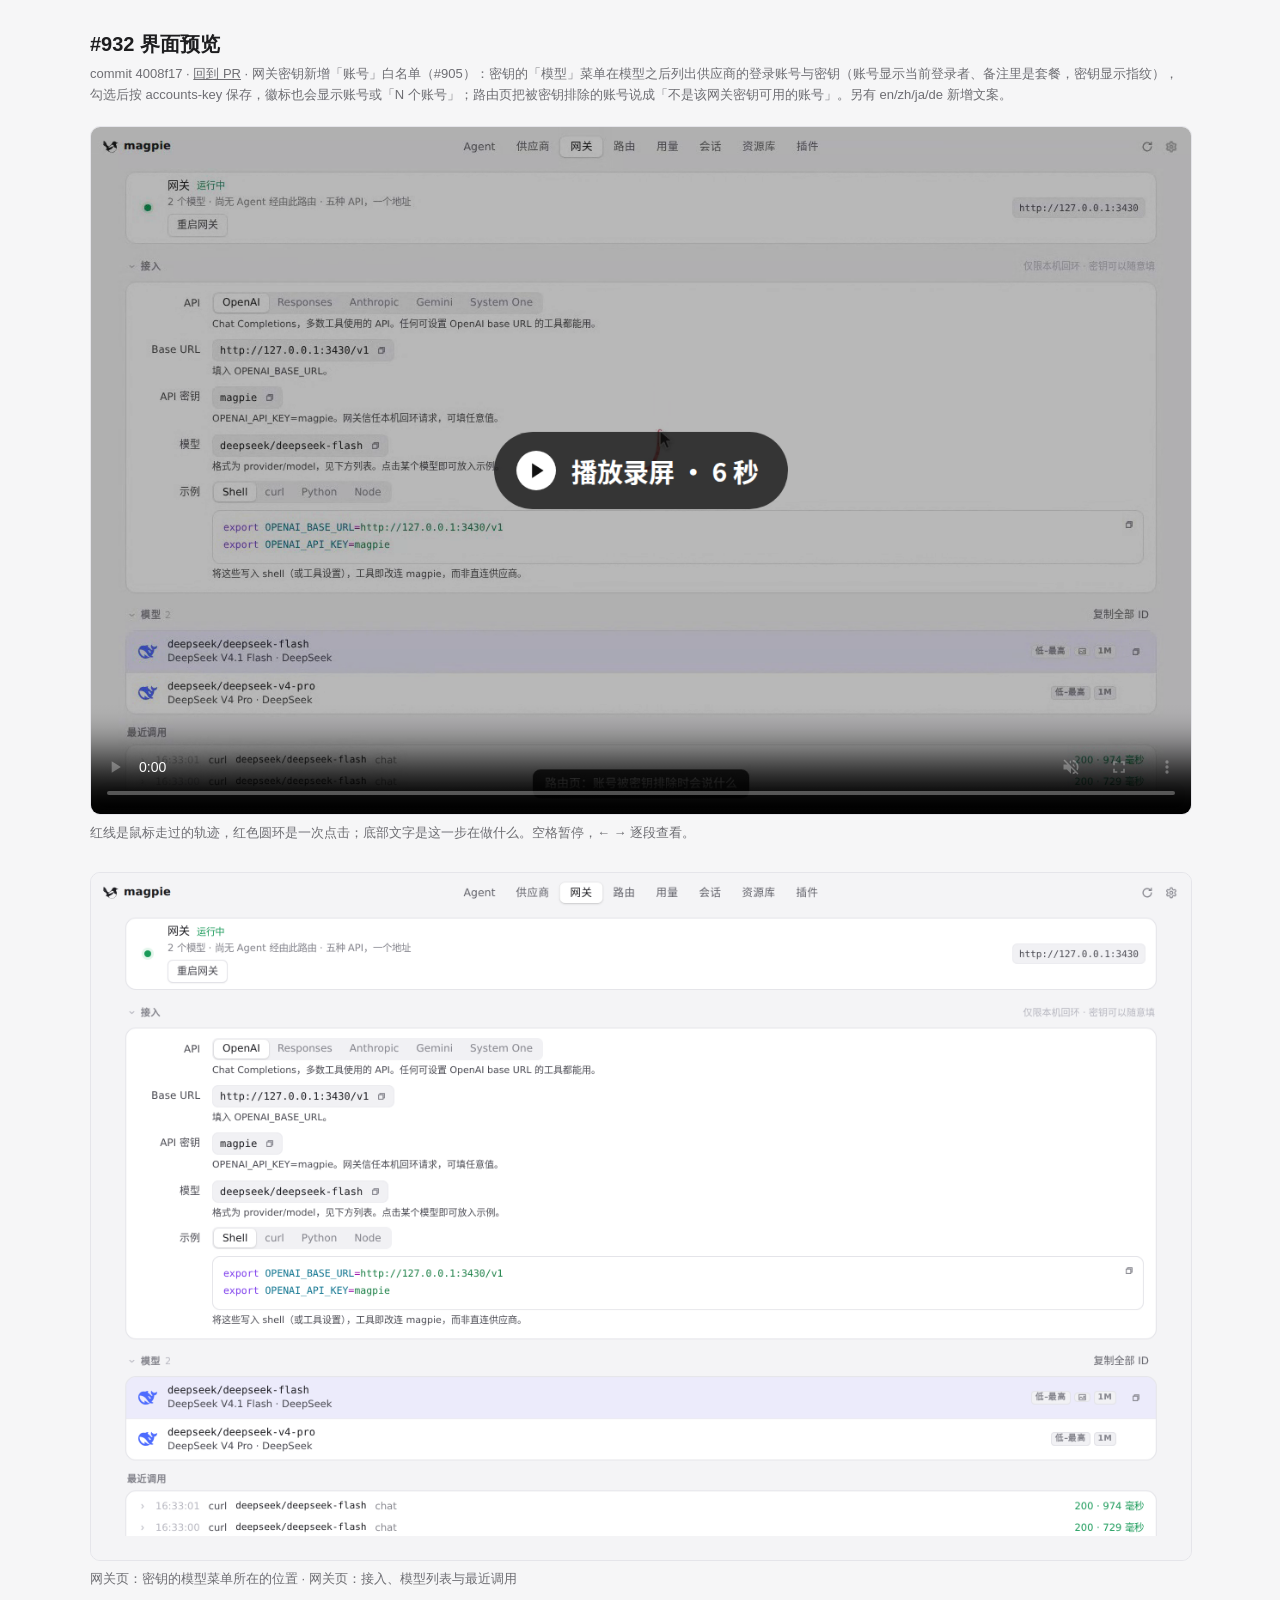
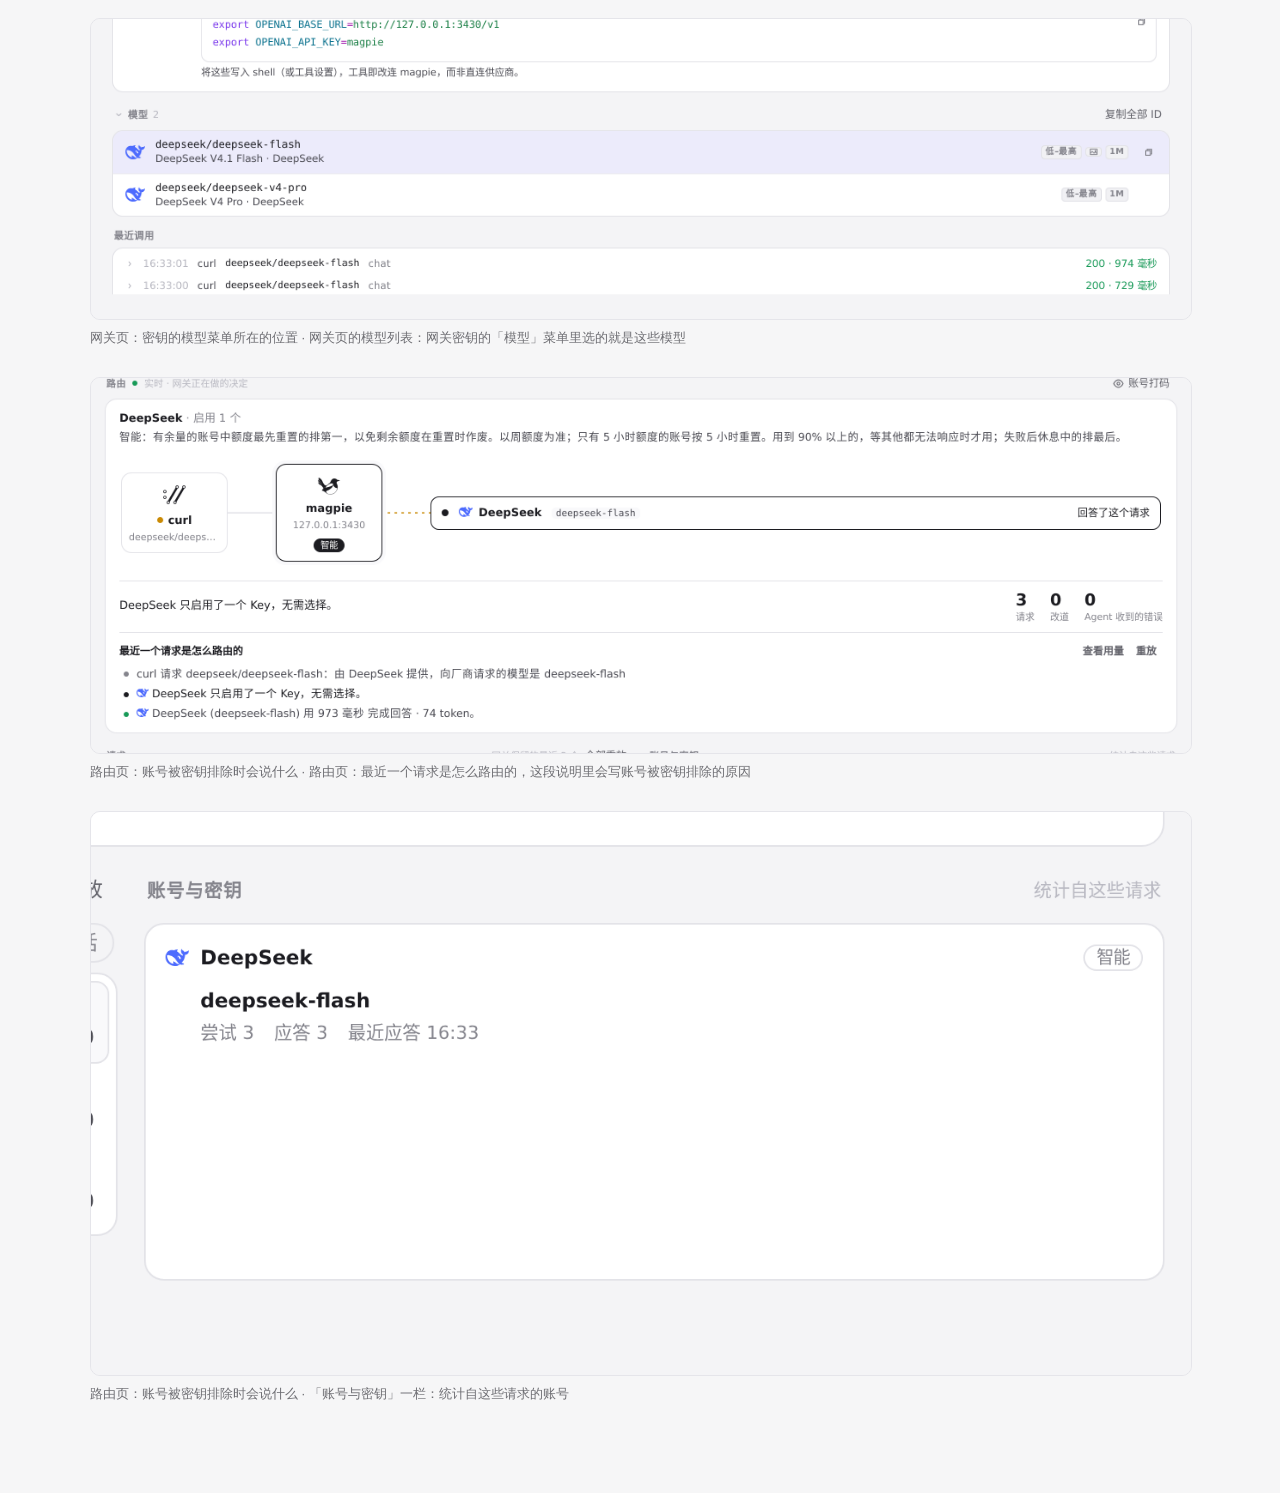
<file: pr-932/4008f17/index.html>
<!doctype html><html lang="zh"><meta charset="utf-8"><meta name="viewport" content="width=device-width,initial-scale=1">
<title>#932 界面预览 · 4008f17</title>
<style>:root{color-scheme:light dark;--bg:#f6f6f7;--fg:#1d1d1f;--muted:#6e6e73;--card:#fff;--line:#e5e5ea}
@media (prefers-color-scheme:dark){:root{--bg:#111113;--fg:#f2f2f4;--muted:#9a9aa0;--card:#1c1c1f;--line:#2c2c30}}
body{margin:0;background:var(--bg);color:var(--fg);font:15px/1.6 -apple-system,"Segoe UI","PingFang SC","Noto Sans CJK SC",sans-serif}
main{max-width:1100px;margin:0 auto;padding:28px 16px 60px}h1{font-size:20px;margin:0 0 4px}.m{color:var(--muted);font-size:13px;margin:0 0 20px}
video,img{display:block;width:100%;border-radius:10px;border:1px solid var(--line);background:var(--card)}figure{margin:0 0 28px}figcaption{color:var(--muted);font-size:13px;margin-top:8px}
a{color:inherit}</style>
<main><h1>#932 界面预览</h1><p class="m">commit 4008f17 · <a href="https://github.com/yetone/magpie/pull/932">回到 PR</a> · 网关密钥新增「账号」白名单（#905）：密钥的「模型」菜单在模型之后列出供应商的登录账号与密钥（账号显示当前登录者、备注里是套餐，密钥显示指纹），勾选后按 accounts-key 保存，徽标也会显示账号或「N 个账号」；路由页把被密钥排除的账号说成「不是该网关密钥可用的账号」。另有 en/zh/ja/de 新增文案。</p>
<figure><video src="preview.mp4" controls autoplay muted playsinline poster="poster.png"></video><figcaption>红线是鼠标走过的轨迹，红色圆环是一次点击；底部文字是这一步在做什么。空格暂停，← → 逐段查看。</figcaption></figure>
<figure><img src="01-gateway-page.png" alt="网关页：接入、模型列表与最近调用"><figcaption>网关页：密钥的模型菜单所在的位置 · 网关页：接入、模型列表与最近调用</figcaption></figure>
<figure><img src="02-gateway-models.png" alt="网关页的模型列表：网关密钥的「模型」菜单里选的就是这些模型"><figcaption>网关页：密钥的模型菜单所在的位置 · 网关页的模型列表：网关密钥的「模型」菜单里选的就是这些模型</figcaption></figure>
<figure><img src="03-routing-live.png" alt="路由页：最近一个请求是怎么路由的，这段说明里会写账号被密钥排除的原因"><figcaption>路由页：账号被密钥排除时会说什么 · 路由页：最近一个请求是怎么路由的，这段说明里会写账号被密钥排除的原因</figcaption></figure>
<figure><img src="04-routing-accounts.png" alt="「账号与密钥」一栏：统计自这些请求的账号"><figcaption>路由页：账号被密钥排除时会说什么 · 「账号与密钥」一栏：统计自这些请求的账号</figcaption></figure>
</main></html>
</file>
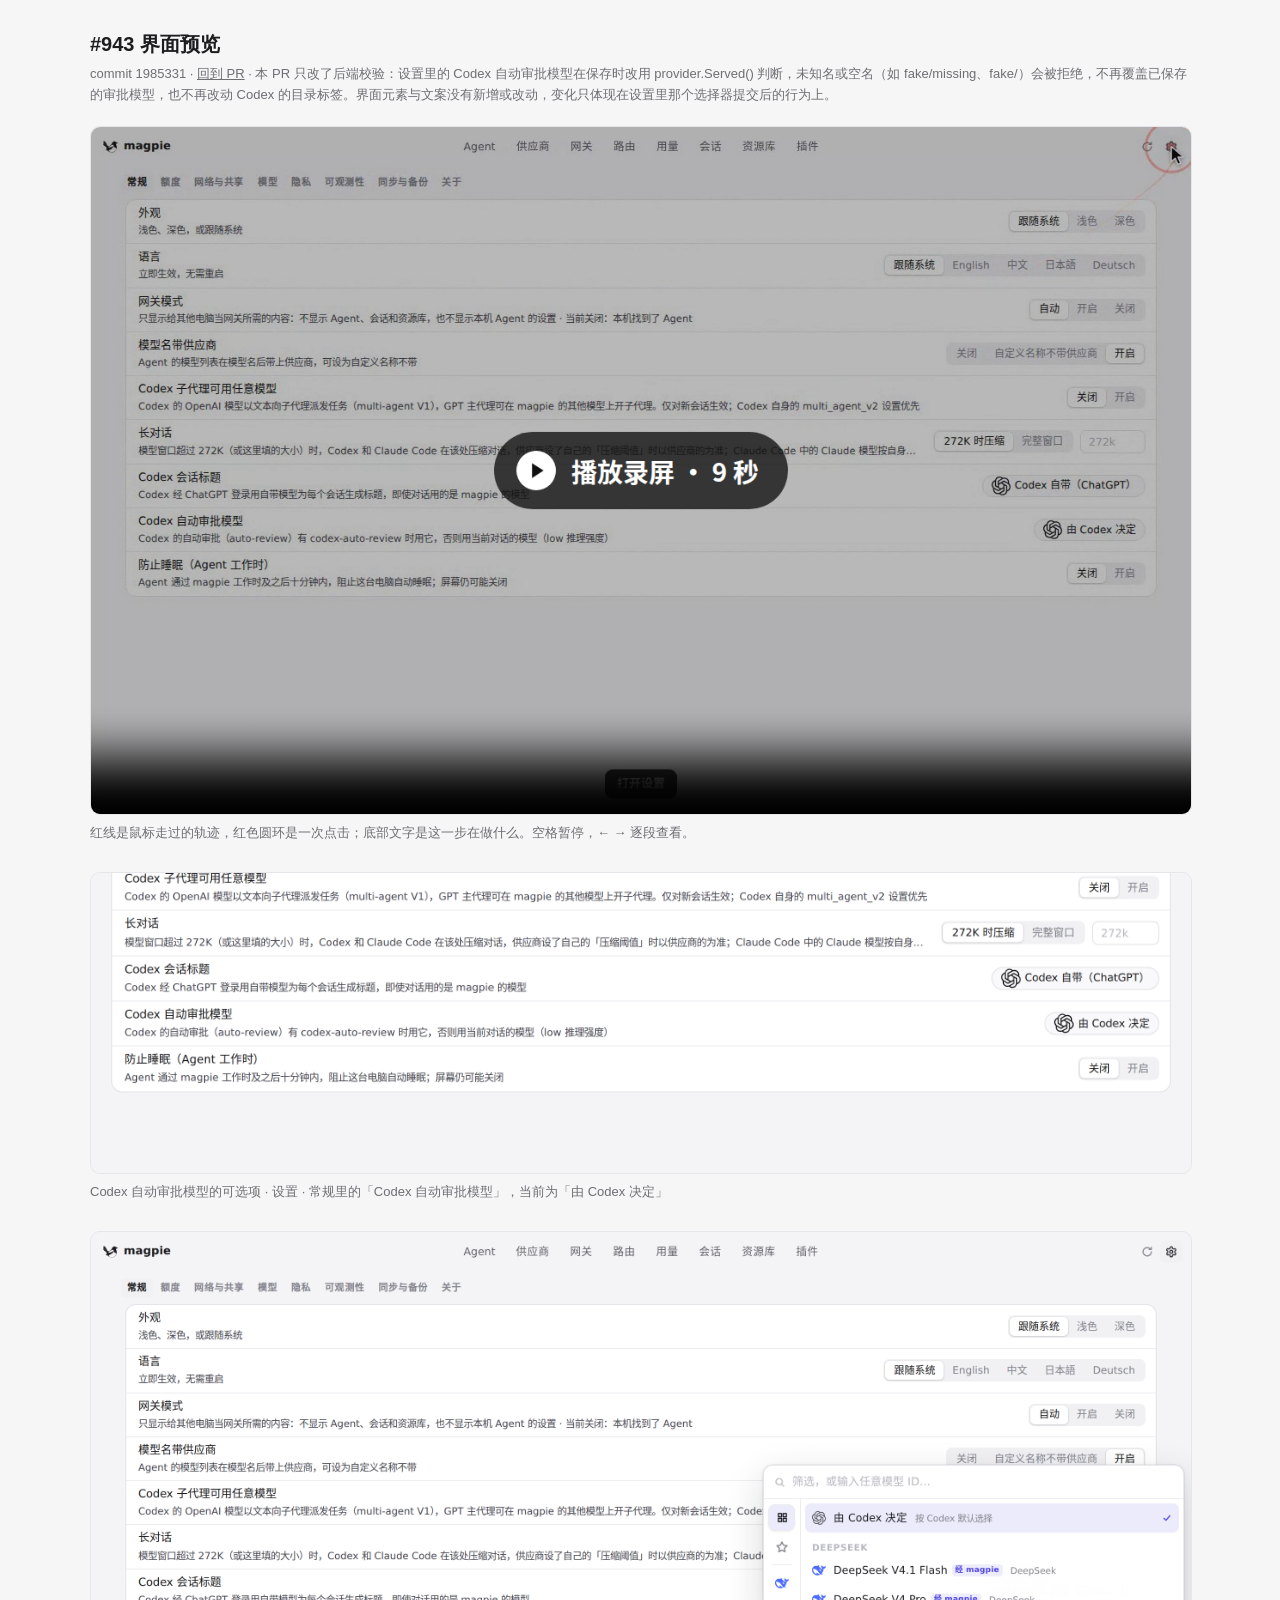
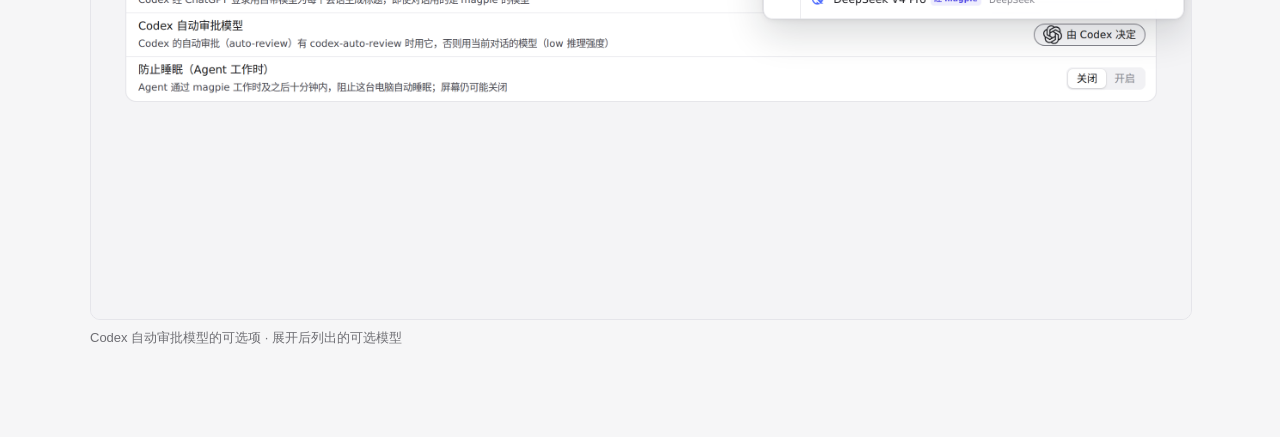
<file: pr-943/1985331/index.html>
<!doctype html><html lang="zh"><meta charset="utf-8"><meta name="viewport" content="width=device-width,initial-scale=1">
<title>#943 界面预览 · 1985331</title>
<style>:root{color-scheme:light dark;--bg:#f6f6f7;--fg:#1d1d1f;--muted:#6e6e73;--card:#fff;--line:#e5e5ea}
@media (prefers-color-scheme:dark){:root{--bg:#111113;--fg:#f2f2f4;--muted:#9a9aa0;--card:#1c1c1f;--line:#2c2c30}}
body{margin:0;background:var(--bg);color:var(--fg);font:15px/1.6 -apple-system,"Segoe UI","PingFang SC","Noto Sans CJK SC",sans-serif}
main{max-width:1100px;margin:0 auto;padding:28px 16px 60px}h1{font-size:20px;margin:0 0 4px}.m{color:var(--muted);font-size:13px;margin:0 0 20px}
video,img{display:block;width:100%;border-radius:10px;border:1px solid var(--line);background:var(--card)}figure{margin:0 0 28px}figcaption{color:var(--muted);font-size:13px;margin-top:8px}
a{color:inherit}</style>
<main><h1>#943 界面预览</h1><p class="m">commit 1985331 · <a href="https://github.com/yetone/magpie/pull/943">回到 PR</a> · 本 PR 只改了后端校验：设置里的 Codex 自动审批模型在保存时改用 provider.Served() 判断，未知名或空名（如 fake/missing、fake/）会被拒绝，不再覆盖已保存的审批模型，也不再改动 Codex 的目录标签。界面元素与文案没有新增或改动，变化只体现在设置里那个选择器提交后的行为上。</p>
<figure><video src="preview.mp4" controls autoplay muted playsinline poster="poster.png"></video><figcaption>红线是鼠标走过的轨迹，红色圆环是一次点击；底部文字是这一步在做什么。空格暂停，← → 逐段查看。</figcaption></figure>
<figure><img src="01-codex-auto-review-row.png" alt="设置 · 常规里的「Codex 自动审批模型」，当前为「由 Codex 决定」"><figcaption>Codex 自动审批模型的可选项 · 设置 · 常规里的「Codex 自动审批模型」，当前为「由 Codex 决定」</figcaption></figure>
<figure><img src="02-codex-auto-review-options.png" alt="展开后列出的可选模型"><figcaption>Codex 自动审批模型的可选项 · 展开后列出的可选模型</figcaption></figure>
</main></html>
</file>
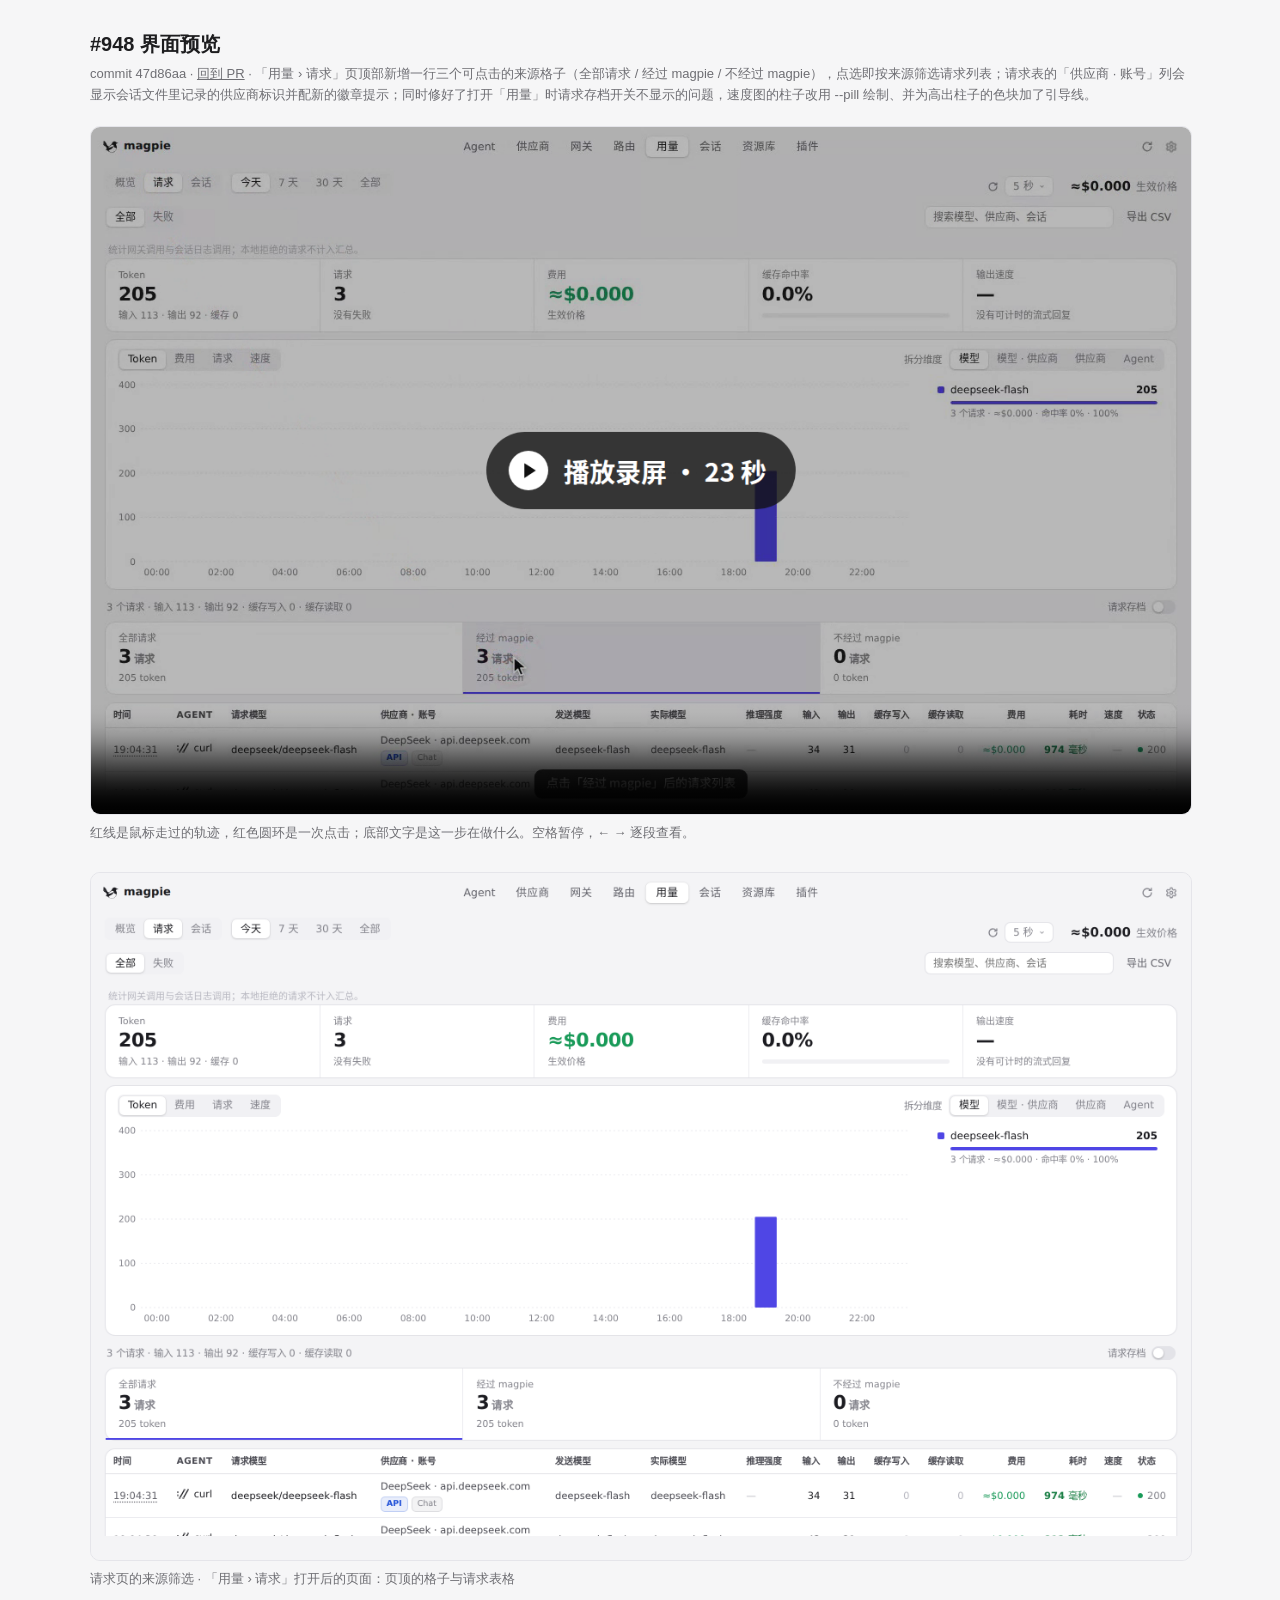
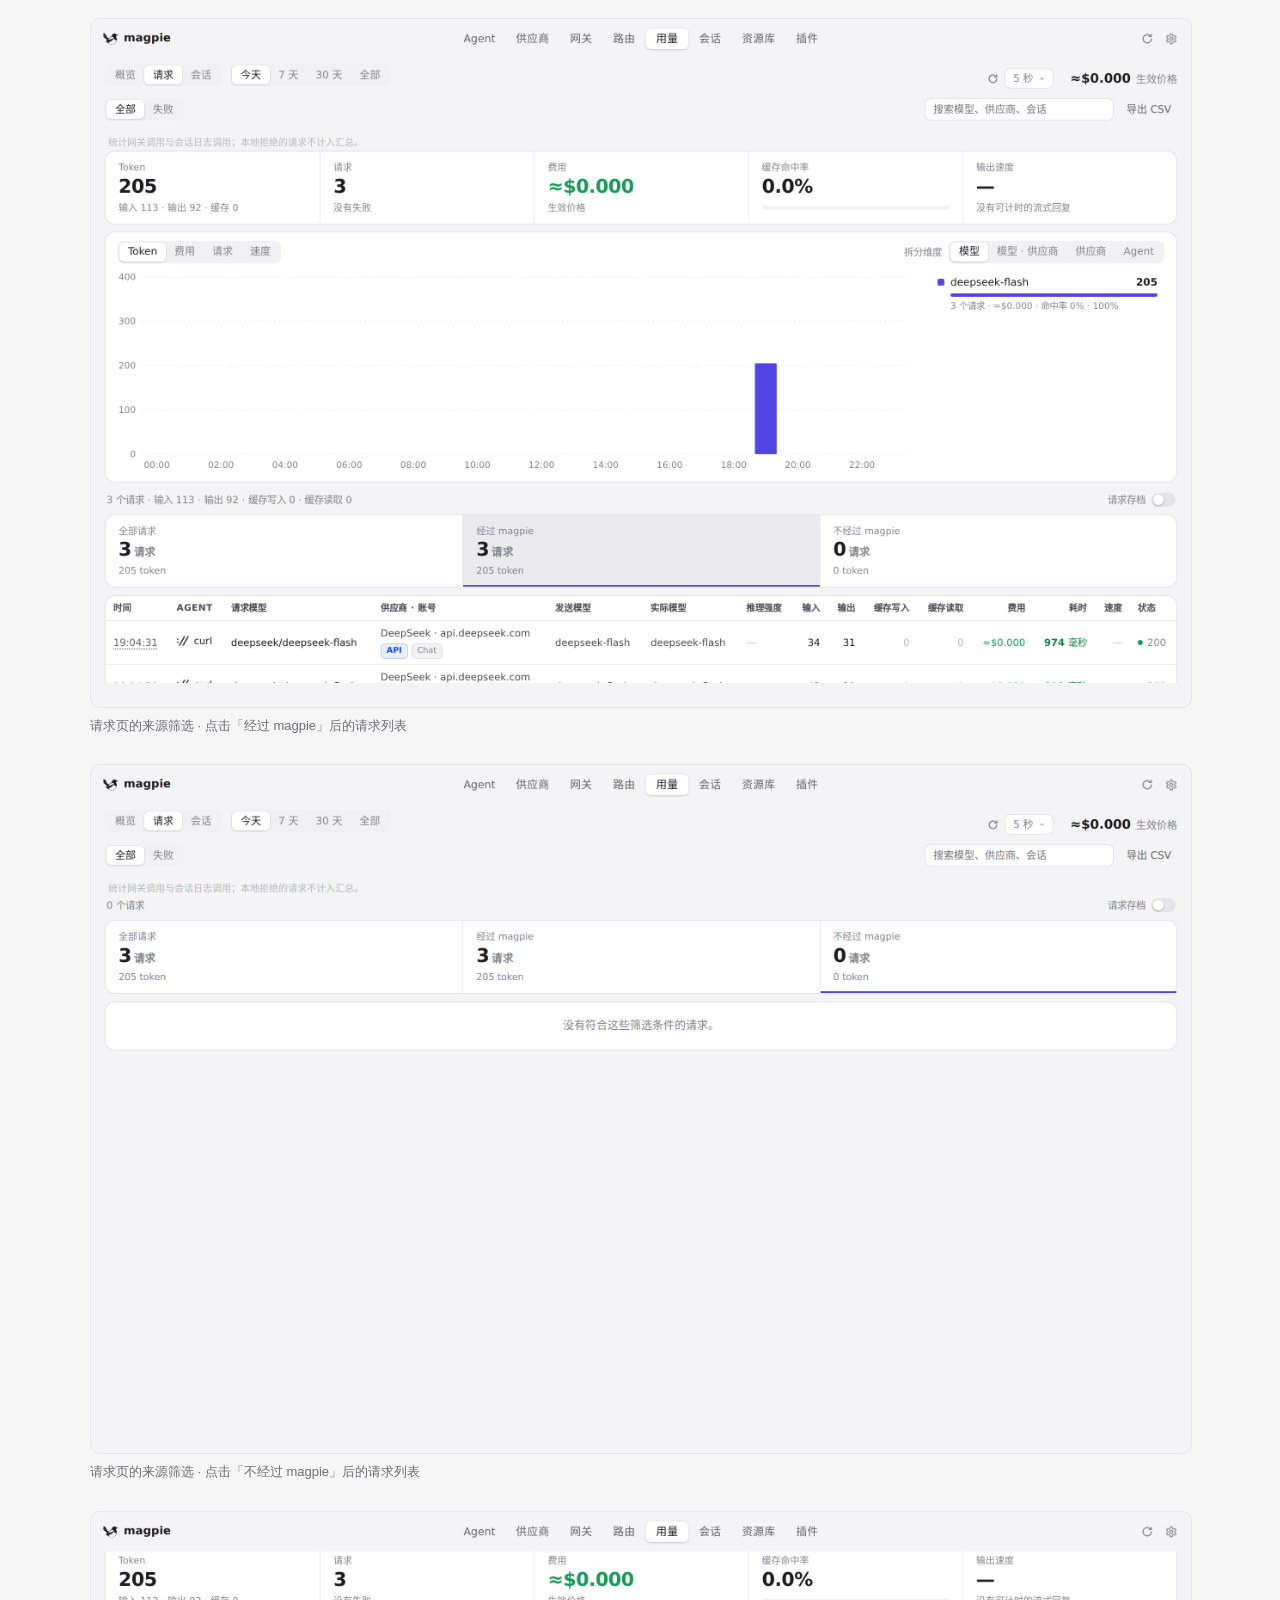
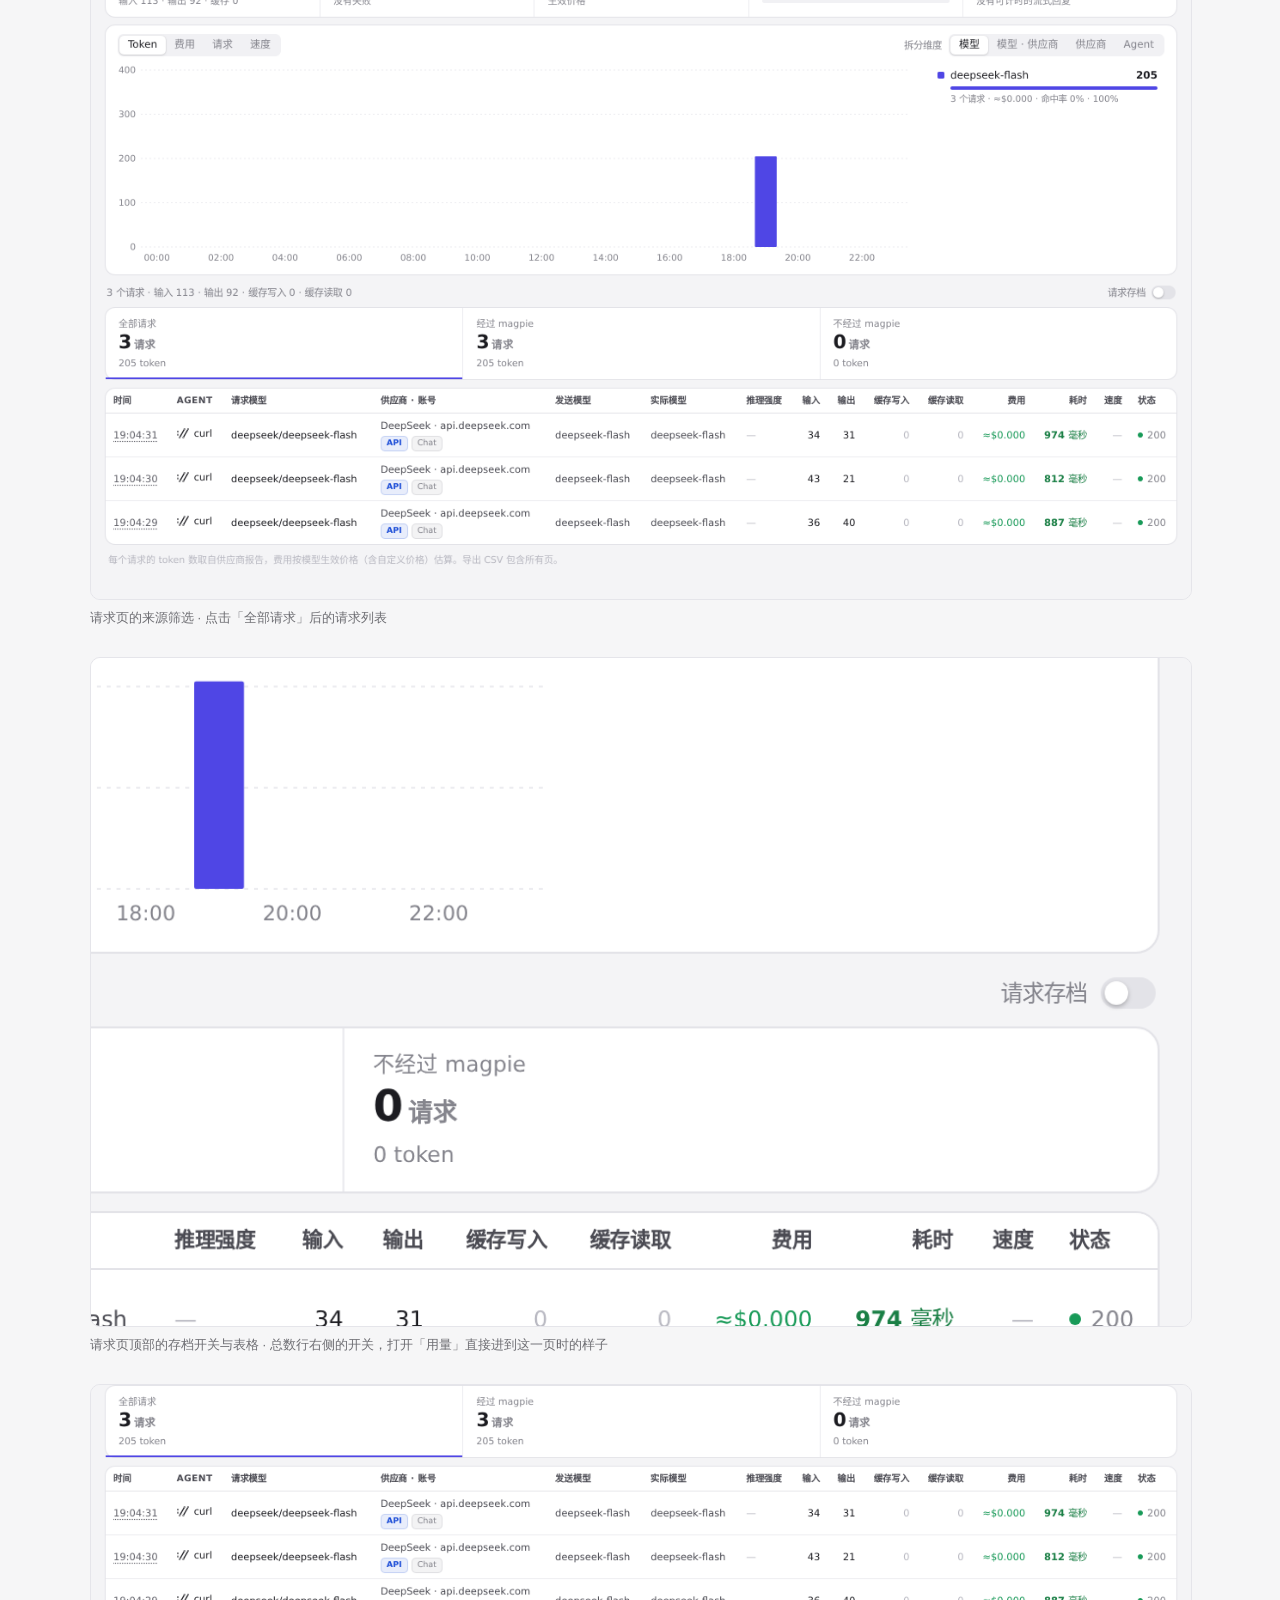
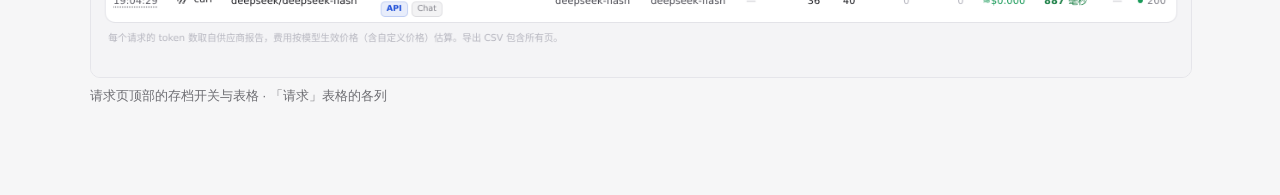
<file: pr-948/47d86aa/index.html>
<!doctype html><html lang="zh"><meta charset="utf-8"><meta name="viewport" content="width=device-width,initial-scale=1">
<title>#948 界面预览 · 47d86aa</title>
<style>:root{color-scheme:light dark;--bg:#f6f6f7;--fg:#1d1d1f;--muted:#6e6e73;--card:#fff;--line:#e5e5ea}
@media (prefers-color-scheme:dark){:root{--bg:#111113;--fg:#f2f2f4;--muted:#9a9aa0;--card:#1c1c1f;--line:#2c2c30}}
body{margin:0;background:var(--bg);color:var(--fg);font:15px/1.6 -apple-system,"Segoe UI","PingFang SC","Noto Sans CJK SC",sans-serif}
main{max-width:1100px;margin:0 auto;padding:28px 16px 60px}h1{font-size:20px;margin:0 0 4px}.m{color:var(--muted);font-size:13px;margin:0 0 20px}
video,img{display:block;width:100%;border-radius:10px;border:1px solid var(--line);background:var(--card)}figure{margin:0 0 28px}figcaption{color:var(--muted);font-size:13px;margin-top:8px}
a{color:inherit}</style>
<main><h1>#948 界面预览</h1><p class="m">commit 47d86aa · <a href="https://github.com/yetone/magpie/pull/948">回到 PR</a> · 「用量 › 请求」页顶部新增一行三个可点击的来源格子（全部请求 / 经过 magpie / 不经过 magpie），点选即按来源筛选请求列表；请求表的「供应商 · 账号」列会显示会话文件里记录的供应商标识并配新的徽章提示；同时修好了打开「用量」时请求存档开关不显示的问题，速度图的柱子改用 --pill 绘制、并为高出柱子的色块加了引导线。</p>
<figure><video src="preview.mp4" controls autoplay muted playsinline poster="poster.png"></video><figcaption>红线是鼠标走过的轨迹，红色圆环是一次点击；底部文字是这一步在做什么。空格暂停，← → 逐段查看。</figcaption></figure>
<figure><img src="01-requests-open.png" alt="「用量 › 请求」打开后的页面：页顶的格子与请求表格"><figcaption>请求页的来源筛选 · 「用量 › 请求」打开后的页面：页顶的格子与请求表格</figcaption></figure>
<figure><img src="02-requests-through.png" alt="点击「经过 magpie」后的请求列表"><figcaption>请求页的来源筛选 · 点击「经过 magpie」后的请求列表</figcaption></figure>
<figure><img src="03-requests-direct.png" alt="点击「不经过 magpie」后的请求列表"><figcaption>请求页的来源筛选 · 点击「不经过 magpie」后的请求列表</figcaption></figure>
<figure><img src="04-requests-all.png" alt="点击「全部请求」后的请求列表"><figcaption>请求页的来源筛选 · 点击「全部请求」后的请求列表</figcaption></figure>
<figure><img src="05-requests-archive-switch.png" alt="总数行右侧的开关，打开「用量」直接进到这一页时的样子"><figcaption>请求页顶部的存档开关与表格 · 总数行右侧的开关，打开「用量」直接进到这一页时的样子</figcaption></figure>
<figure><img src="06-requests-table.png" alt="「请求」表格的各列"><figcaption>请求页顶部的存档开关与表格 · 「请求」表格的各列</figcaption></figure>
</main></html>
</file>
